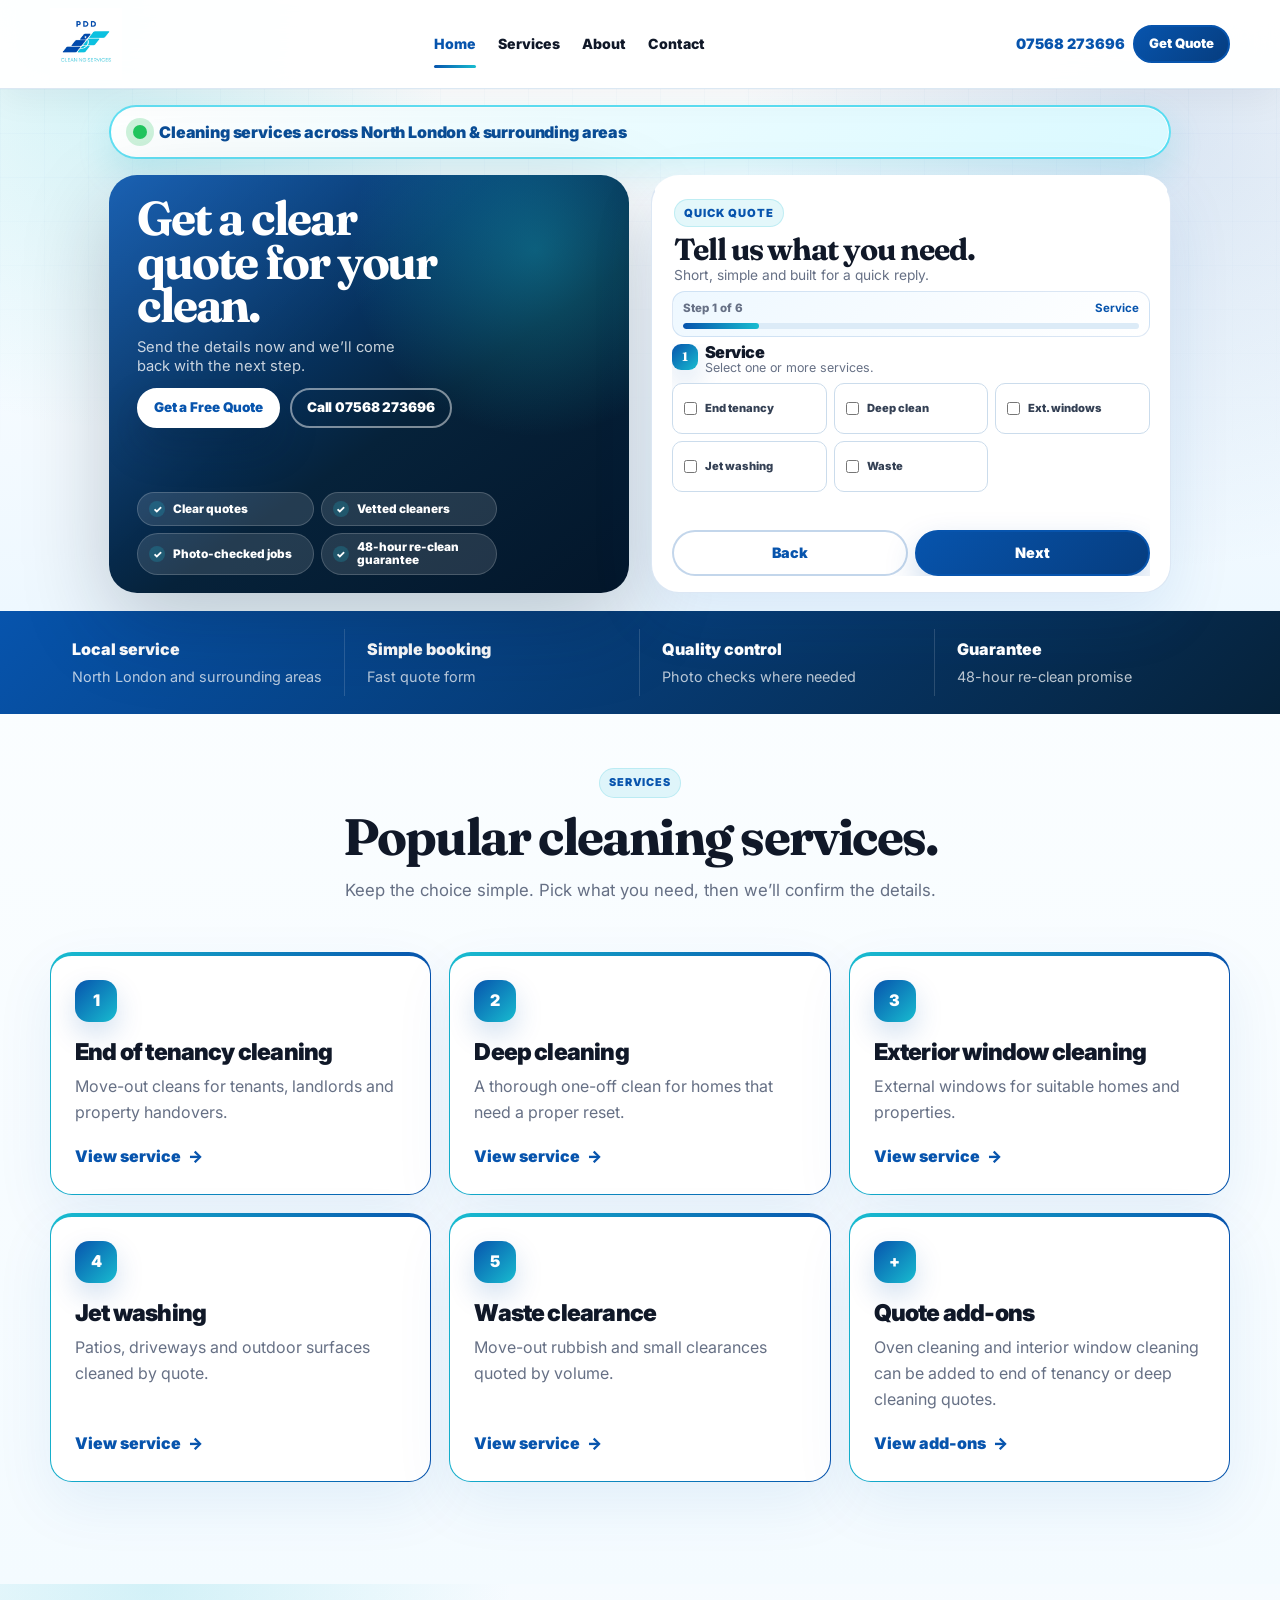
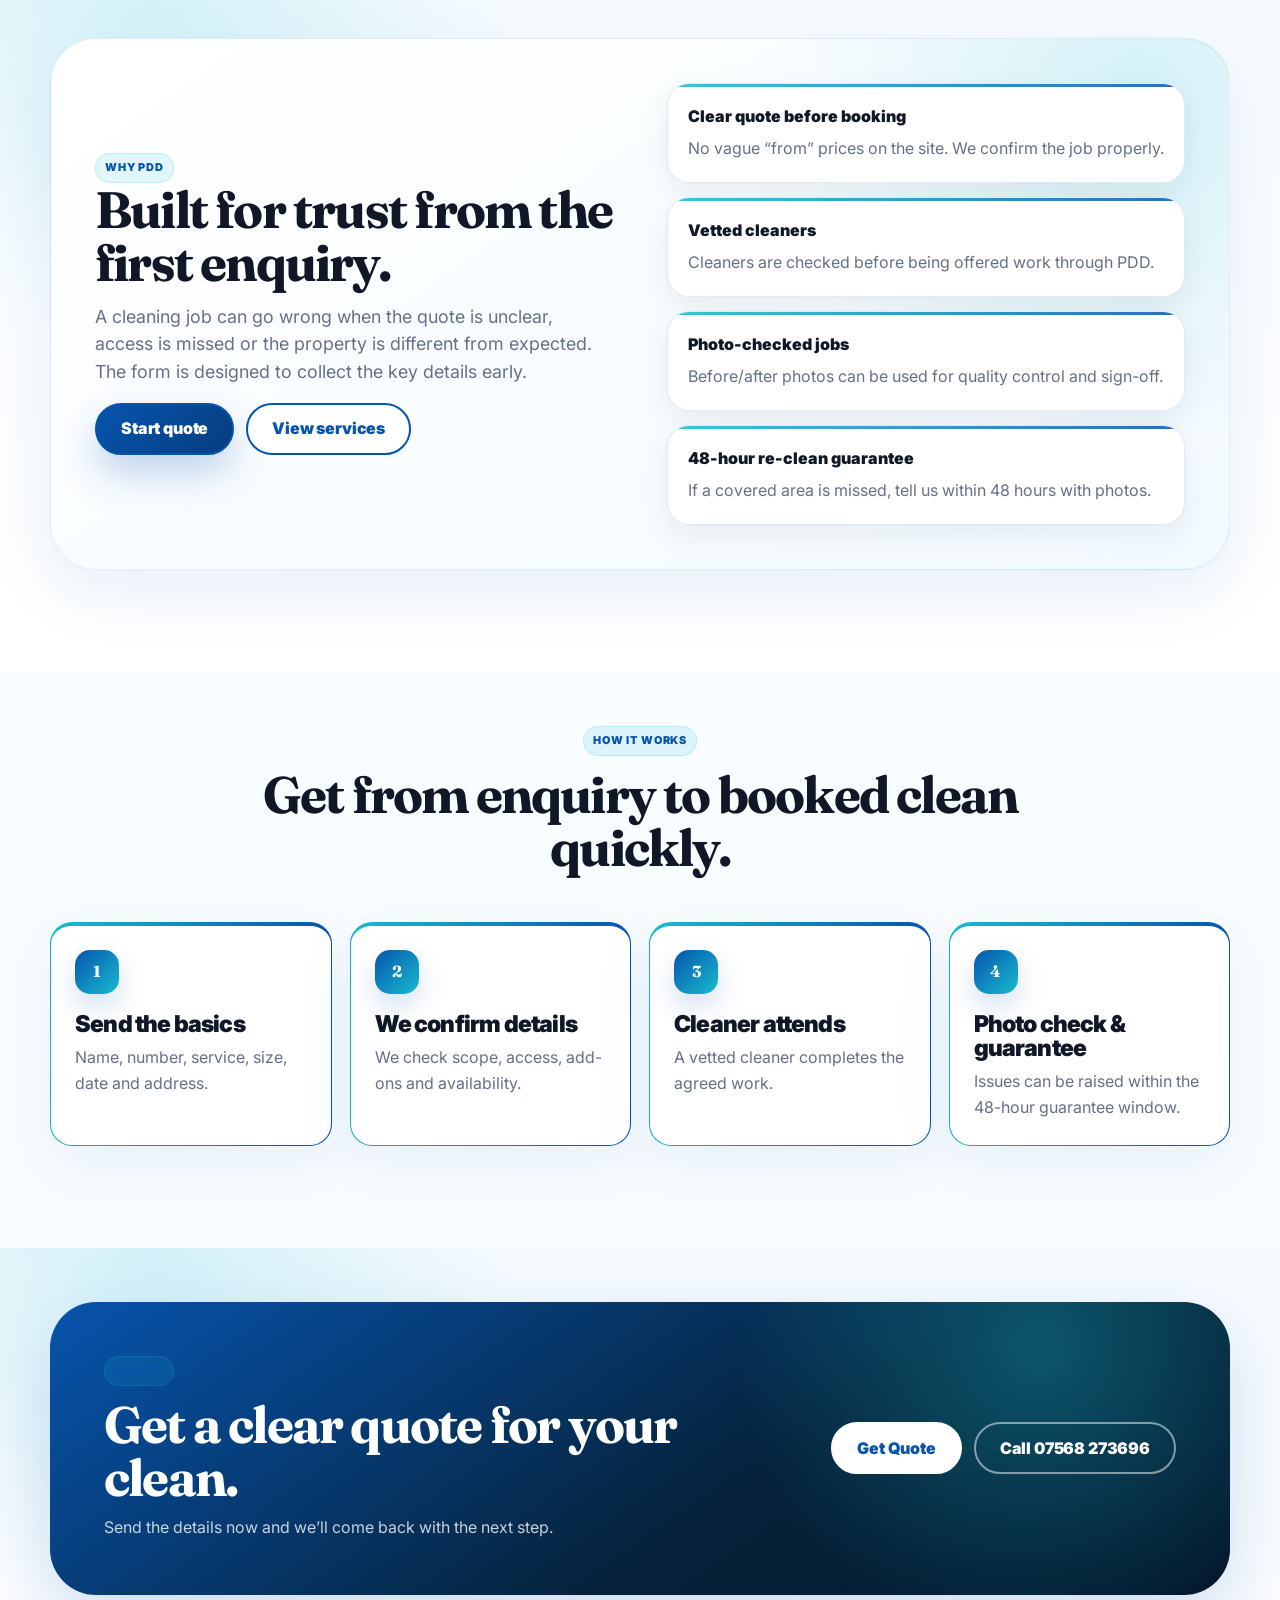
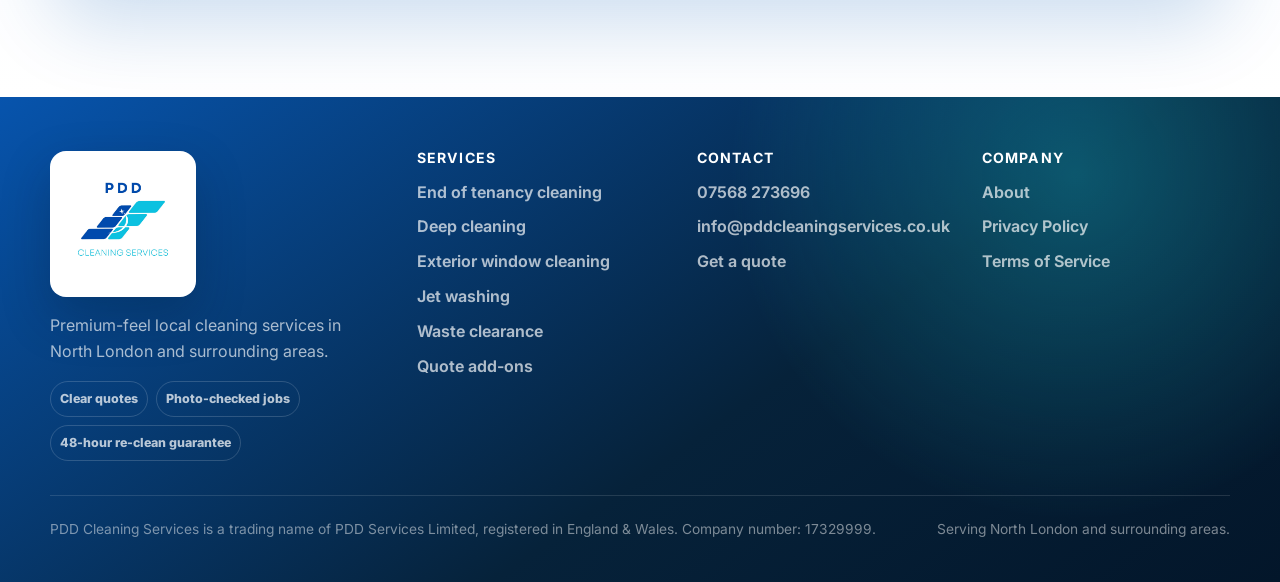
<file: index.html>
<!DOCTYPE html>
<html lang="en">
<head>
<meta charset="UTF-8" />
<meta name="viewport" content="width=device-width, initial-scale=1.0" />
<title>PDD Cleaning Services — Get a Clear Cleaning Quote</title>
<meta name="description" content="End of tenancy cleaning, deep cleaning, exterior window cleaning, jet washing, waste clearance and optional quote add-ons in North London and surrounding areas." />
<meta property="og:title" content="PDD Cleaning Services — Cleaning Services in North London" />
<meta property="og:description" content="End of tenancy cleaning, deep cleaning, exterior window cleaning, jet washing, waste clearance and optional quote add-ons in North London and surrounding areas." />
<meta property="og:type" content="website" />
<meta property="og:url" content="https://pddcleaningservices.co.uk" />
<meta property="og:image" content="https://pddcleaningservices.co.uk/logo.jpg" />
<link rel="icon" href="favicon.ico" />
<link rel="stylesheet" href="styles.css?v=20260715-desktop-floating-calendar-fix" />
<script type="application/ld+json">
{
  "@context": "https://schema.org",
  "@type": "CleaningService",
  "name": "PDD Cleaning Services",
  "legalName": "PDD Services Limited",
  "identifier": "17329999",
  "url": "https://pddcleaningservices.co.uk",
  "logo": "https://pddcleaningservices.co.uk/logo.jpg",
  "telephone": "+447568273696",
  "email": "info@pddcleaningservices.co.uk",
  "areaServed": "North London and surrounding areas",
  "description": "Cleaning services in North London and surrounding areas.",
  "hasOfferCatalog": {
    "@type": "OfferCatalog",
    "name": "Cleaning services",
    "itemListElement": [
      {
        "@type": "Offer",
        "itemOffered": {
          "@type": "Service",
          "name": "End of tenancy cleaning"
        }
      },
      {
        "@type": "Offer",
        "itemOffered": {
          "@type": "Service",
          "name": "Deep cleaning"
        }
      },
      {
        "@type": "Offer",
        "itemOffered": {
          "@type": "Service",
          "name": "Exterior window cleaning"
        }
      },
      {
        "@type": "Offer",
        "itemOffered": {
          "@type": "Service",
          "name": "Jet washing"
        }
      },
      {
        "@type": "Offer",
        "itemOffered": {
          "@type": "Service",
          "name": "Waste clearance"
        }
      },
      {
        "@type": "Offer",
        "itemOffered": {
          "@type": "Service",
          "name": "Quote add-ons: oven cleaning and interior window cleaning"
        }
      }
    ]
  }
}
</script>
</head>
<body class="home-page has-inline-quote-form">
<a class="skip-link" href="#main-content">Skip to content</a>
<header class="site-header">
  <div class="container header-inner">
    <a class="brand" href="index.html" aria-label="PDD Cleaning Services home">
      <img src="logo.jpg" alt="PDD Cleaning Services logo" />
    </a>
    <nav class="nav" aria-label="Main navigation">
      <a href="index.html" class="active">Home</a>
      <a href="services.html">Services</a>
      <a href="about.html">About</a>
      <a href="contact.html">Contact</a>
    </nav>
    <div class="header-actions">
      <a class="phone-link" href="tel:07568273696">07568 273696</a>
      <a class="btn small" href="contact.html#quote-form">Get Quote</a>
      <button class="menu-toggle" aria-label="Toggle menu" aria-expanded="false" aria-controls="mobile-menu">
        <svg viewBox="0 0 24 24" aria-hidden="true"><path d="M4 7h16M4 12h16M4 17h16" stroke-linecap="round"/></svg>
      </button>
    </div>
  </div>
  <div class="container mobile-menu-shell" id="mobile-menu">
    <div class="mobile-menu-inner">
      <nav class="mobile-nav" aria-label="Mobile navigation">
        <a href="index.html">Home</a>
        <a href="services.html">Services</a>
        <a href="about.html">About</a>
        <a href="contact.html">Contact</a>
      </nav>
      <div class="mobile-cta-row">
        <a class="btn secondary" href="tel:07568273696">Call</a>
        <a class="btn" href="contact.html#quote-form">Get Quote</a>
      </div>
    </div>
  </div>
</header>
<main id="main-content">

<section class="hero hero-conversion">
  <div class="container hero-grid">
    <div class="hero-service-strip reveal" aria-label="Service coverage area">
      <div class="hero-service-strip-inner"><span class="hero-service-strip-dot"></span><span>Cleaning services across North London &amp; surrounding areas</span></div>
    </div>
    <div class="hero-copy reveal">
      <h1>Get a clear quote for your clean.</h1>
      <p class="lead">Send the details now and we’ll come back with the next step.</p>
      <div class="hero-actions">
        <a class="btn" href="#quote-form">Get a Free Quote</a>
        <a class="btn secondary" href="tel:07568273696">Call 07568 273696</a>
      </div>
      <div class="trust-row tight" aria-label="Trust points">
        <span class="trust-chip"><span>✓</span> Clear quotes</span>
        <span class="trust-chip"><span>✓</span> Vetted cleaners</span>
        <span class="trust-chip"><span>✓</span> Photo-checked jobs</span>
        <span class="trust-chip"><span>✓</span> 48-hour re-clean guarantee</span>
      </div>
    </div>
    <aside class="hero-form-card reveal">
      <div class="quote-shell" id="quote-form">
  <div class="quote-heading">
    <span class="mini-kicker">Quick quote</span>
    <h2>Tell us what you need.</h2>
    <p>Short, simple and built for a quick reply.</p>
  </div>
  <form class="quote-form" action="https://pdd-pink.vercel.app/api/website-enquiry" method="POST" novalidate data-progressive-quote-form data-address-api="https://pdd-pink.vercel.app/api/address-autocomplete">
    <input type="hidden" name="return_url" value="https://pddcleaningservices.co.uk/thank-you.html" />
    <input type="text" name="company" class="honeypot" tabindex="-1" autocomplete="off" aria-hidden="true" />
    <input type="hidden" name="source" value="Public website" />
    <input type="hidden" name="email" value="" />
    <input type="hidden" name="service_needed" value="" data-service-needed />
    <input type="hidden" name="property_size" value="" data-property-size-field />
    <input type="hidden" name="preferred_date" value="" data-date-field />
    <input type="hidden" name="address" id="selected-address" value="" data-selected-address />

    <div class="quote-progress" aria-hidden="true">
      <div class="quote-progress-top"><span data-step-label>Step 1 of 6</span><strong data-step-title>Service</strong></div>
      <div class="quote-progress-track"><span data-progress-bar></span></div>
    </div>

    <div class="quote-stage">
      

      <section class="flow-step-card is-active" data-step data-step-title="Service" data-step-type="service">
        <div class="step-intro"><span>1</span><div><h3>Service</h3><p>Select one or more services.</p></div></div>
        <fieldset class="service-multi-grid">
          <legend class="sr-only">Services required</legend>
          <label><input type="checkbox" name="service_options[]" value="End of tenancy cleaning" data-service-option data-addon-service />End tenancy</label>
          <label><input type="checkbox" name="service_options[]" value="Deep cleaning" data-service-option data-addon-service />Deep clean</label>
          <label><input type="checkbox" name="service_options[]" value="Exterior window cleaning" data-service-option />Ext. windows</label>
          <label><input type="checkbox" name="service_options[]" value="Jet washing" data-service-option />Jet washing</label>
          <label><input type="checkbox" name="service_options[]" value="Waste clearance" data-service-option />Waste</label>
        </fieldset>
        <p class="form-error" data-step-error></p>
        <div class="form-actions"><button class="btn secondary" type="button" data-back>Back</button><button class="btn" type="button" data-next>Next</button></div>
      </section>

      

      <section class="flow-step-card" data-step data-step-title="Add-ons" data-step-type="addons">
        <div class="step-intro"><span>2</span><div><h3>Optional add-ons</h3><p>Only for end of tenancy or deep cleans. Skip if not needed.</p></div></div>
        <div class="addon-prompt compact-addons">
          <div class="addon-choice-grid">
            <label><input type="checkbox" name="quote_addons[]" value="Oven cleaning" data-addon-option /><span>Oven cleaning</span></label>
            <label><input type="checkbox" name="quote_addons[]" value="Interior window cleaning" data-addon-option /><span>Interior windows</span></label>
          </div>
        </div>
        <p class="form-error" data-step-error></p>
        <div class="form-actions"><button class="btn secondary" type="button" data-back>Back</button><button class="btn" type="button" data-next>Next</button></div>
      </section>

      

      <section class="flow-step-card" data-step data-step-title="Property size" data-step-type="property">
        <div class="step-intro"><span>3</span><div><h3>Property size</h3><p>This helps us quote the right time and team.</p></div></div>
        <fieldset class="property-choice-grid">
          <legend class="sr-only">Property size</legend>
          <label><input type="radio" name="property_size_choice" value="Studio" data-property-option />Studio</label>
          <label><input type="radio" name="property_size_choice" value="1 bed" data-property-option />1 bed</label>
          <label><input type="radio" name="property_size_choice" value="2 bed" data-property-option />2 bed</label>
          <label><input type="radio" name="property_size_choice" value="3 bed" data-property-option />3 bed</label>
          <label><input type="radio" name="property_size_choice" value="4 bed" data-property-option />4 bed</label>
          <label><input type="radio" name="property_size_choice" value="5 bed" data-property-option />5 bed</label>
          <label><input type="radio" name="property_size_choice" value="Other" data-property-option data-property-other-option />Other</label>
        </fieldset>
        <div class="other-field" data-property-other-wrap hidden>
          <label class="form-label">Please explain<input type="text" name="property_size_other" placeholder="e.g. maisonette, 6 bed house, office" data-property-other /></label>
        </div>
        <p class="form-error" data-step-error></p>
        <div class="form-actions"><button class="btn secondary quote-secondary-action" style="background:#ffffff !important; background-image:none !important; border:2px solid rgba(7,84,173,.24) !important; color:#0754ad !important; -webkit-text-fill-color:#0754ad !important; box-shadow:none !important; display:inline-flex !important; align-items:center !important; justify-content:center !important; text-indent:0 !important;" type="button" data-back>Back</button><button class="btn quote-primary-action" style="background:#0754ad !important; background-image:linear-gradient(135deg,#0754ad,#063d7f) !important; border:2px solid #0754ad !important; color:#ffffff !important; -webkit-text-fill-color:#ffffff !important; box-shadow:0 14px 32px rgba(7,84,173,.22) !important; opacity:1 !important; display:inline-flex !important; align-items:center !important; justify-content:center !important; text-indent:0 !important;" type="button" data-next>Next</button></div>
      </section>

      

      <section class="flow-step-card" data-step data-step-title="Preferred date" data-step-type="date">
        <div class="step-intro"><span>4</span><div><h3>Preferred date</h3><p>Select a date first, then press Next.</p></div></div>
        <div class="date-picker" data-date-picker>
          <button class="date-trigger" type="button" data-date-trigger aria-expanded="false"><span data-date-label>Choose a date</span><strong>Calendar</strong></button>
          <div class="calendar-popover" data-calendar hidden></div>
        </div>
        <p class="form-error" data-step-error></p>
        <div class="form-actions"><button class="btn secondary quote-secondary-action" style="background:#ffffff !important; background-image:none !important; border:2px solid rgba(7,84,173,.24) !important; color:#0754ad !important; -webkit-text-fill-color:#0754ad !important; box-shadow:none !important; display:inline-flex !important; align-items:center !important; justify-content:center !important; text-indent:0 !important;" type="button" data-back>Back</button><button class="btn quote-primary-action" style="background:#0754ad !important; background-image:linear-gradient(135deg,#0754ad,#063d7f) !important; border:2px solid #0754ad !important; color:#ffffff !important; -webkit-text-fill-color:#ffffff !important; box-shadow:0 14px 32px rgba(7,84,173,.22) !important; opacity:1 !important; display:inline-flex !important; align-items:center !important; justify-content:center !important; text-indent:0 !important;" type="button" data-next>Next</button></div>
      </section>

      

      <section class="flow-step-card" data-step data-step-title="Address" data-step-type="address">
        <div class="step-intro"><span>5</span><div><h3>Postcode & address</h3><p>Enter postcode and address line 1.</p></div></div>
        <div class="address-lookup" data-address-lookup>
          <label class="form-label">Postcode<input type="text" name="postcode_area" autocomplete="postal-code" placeholder="Start typing your postcode" data-postcode-input data-required /></label>
          <div class="address-results" data-address-results hidden></div>
          <p class="field-help" data-address-status>Current lookup returns postcode suggestions. Please enter the property address below after the postcode.</p>
        </div>
        <div class="address-lines" data-address-lines hidden>
          <label class="form-label">Address line 1<input type="text" name="address_line_1" autocomplete="address-line1" placeholder="House/flat number and street" data-address-line1 /></label>
          <label class="form-label">Address line 2<input type="text" name="address_line_2" autocomplete="address-line2" placeholder="Building, floor or extra details" data-address-line2 /></label>
        </div>
        <p class="form-error" data-step-error></p>
        <div class="form-actions"><button class="btn secondary quote-secondary-action" style="background:#ffffff !important; background-image:none !important; border:2px solid rgba(7,84,173,.24) !important; color:#0754ad !important; -webkit-text-fill-color:#0754ad !important; box-shadow:none !important; display:inline-flex !important; align-items:center !important; justify-content:center !important; text-indent:0 !important;" type="button" data-back>Back</button><button class="btn quote-primary-action" style="background:#0754ad !important; background-image:linear-gradient(135deg,#0754ad,#063d7f) !important; border:2px solid #0754ad !important; color:#ffffff !important; -webkit-text-fill-color:#ffffff !important; box-shadow:0 14px 32px rgba(7,84,173,.22) !important; opacity:1 !important; display:inline-flex !important; align-items:center !important; justify-content:center !important; text-indent:0 !important;" type="button" data-next>Next</button></div>
      </section>

      
      <section class="flow-step-card" data-step data-step-title="Name & number" data-step-type="details">
        <div class="step-intro"><span>6</span><div><h3>Name & number</h3><p>So we know who to contact about the quote.</p></div></div>
        <div class="form-grid two">
          <label class="form-label">Name<input type="text" name="name" autocomplete="name" data-required /></label>
          <label class="form-label">Phone number<input type="tel" name="phone" autocomplete="tel" inputmode="tel" data-required /></label>
        </div>
        <p class="form-error" data-step-error></p>
        <div class="form-actions single"><button class="btn quote-primary-action" style="background:#0754ad !important; background-image:linear-gradient(135deg,#0754ad,#063d7f) !important; border:2px solid #0754ad !important; color:#ffffff !important; -webkit-text-fill-color:#ffffff !important; box-shadow:0 14px 32px rgba(7,84,173,.22) !important; opacity:1 !important; display:inline-flex !important; align-items:center !important; justify-content:center !important; text-indent:0 !important;" type="button" data-next>Next</button></div>
      </section>

      

      <section class="flow-step-card" data-step data-step-title="Anything else" data-step-type="notes">
        <div class="step-intro"><span>7</span><div><h3>Anything else we should know?</h3><p>Access, parking, keys or condition notes.</p></div></div>
        <label class="form-label">Notes<textarea name="message" placeholder="Access details, parking notes or anything else useful."></textarea></label>
        <p class="privacy-line">By sending, you agree we can contact you about this quote.</p>
        <p class="form-error" data-step-error></p>
        <div class="form-actions"><button class="btn secondary quote-secondary-action" style="background:#ffffff !important; background-image:none !important; border:2px solid rgba(7,84,173,.24) !important; color:#0754ad !important; -webkit-text-fill-color:#0754ad !important; box-shadow:none !important; display:inline-flex !important; align-items:center !important; justify-content:center !important; text-indent:0 !important;" type="button" data-back>Back</button><button class="btn quote-primary-action" style="background:#0754ad !important; background-image:linear-gradient(135deg,#0754ad,#063d7f) !important; border:2px solid #0754ad !important; color:#ffffff !important; -webkit-text-fill-color:#ffffff !important; box-shadow:0 14px 32px rgba(7,84,173,.22) !important; opacity:1 !important; display:inline-flex !important; align-items:center !important; justify-content:center !important; text-indent:0 !important;" type="submit">Send Quote Request</button></div>
      </section>

    </div>
  </form>
</div>
    </aside>
  </div>
</section>

<section class="proof-strip">
  <div class="container proof-grid">
    <div><strong>Local service</strong><span>North London and surrounding areas</span></div>
    <div><strong>Simple booking</strong><span>Fast quote form</span></div>
    <div><strong>Quality control</strong><span>Photo checks where needed</span></div>
    <div><strong>Guarantee</strong><span>48-hour re-clean promise</span></div>
  </div>
</section>

<section class="section-pad">
  <div class="container">
    <div class="section-heading center reveal">
      <span class="mini-kicker">Services</span>
      <h2>Popular cleaning services.</h2>
      <p>Keep the choice simple. Pick what you need, then we’ll confirm the details.</p>
    </div>
    <div class="service-card-grid">
      <article class="service-tile reveal"><div class="tile-icon">1</div><h3>End of tenancy cleaning</h3><p>Move-out cleans for tenants, landlords and property handovers.</p><a class="link-arrow" href="services.html#end-of-tenancy">View service</a></article><article class="service-tile reveal"><div class="tile-icon">2</div><h3>Deep cleaning</h3><p>A thorough one-off clean for homes that need a proper reset.</p><a class="link-arrow" href="services.html#deep-cleaning">View service</a></article><article class="service-tile reveal"><div class="tile-icon">3</div><h3>Exterior window cleaning</h3><p>External windows for suitable homes and properties.</p><a class="link-arrow" href="services.html#exterior-window-cleaning">View service</a></article><article class="service-tile reveal"><div class="tile-icon">4</div><h3>Jet washing</h3><p>Patios, driveways and outdoor surfaces cleaned by quote.</p><a class="link-arrow" href="services.html#jet-washing">View service</a></article><article class="service-tile reveal"><div class="tile-icon">5</div><h3>Waste clearance</h3><p>Move-out rubbish and small clearances quoted by volume.</p><a class="link-arrow" href="services.html#waste-clearance">View service</a></article><article class="service-tile reveal addon-tile"><div class="tile-icon">+</div><h3>Quote add-ons</h3><p>Oven cleaning and interior window cleaning can be added to end of tenancy or deep cleaning quotes.</p><a class="link-arrow" href="services.html#add-ons">View add-ons</a></article>
    </div>
  </div>
</section>

<section class="section-pad section-blueprint">
  <div class="container split-grid">
    <div class="reveal">
      <span class="mini-kicker">Why PDD</span>
      <h2>Built for trust from the first enquiry.</h2>
      <p class="lead small-lead">A cleaning job can go wrong when the quote is unclear, access is missed or the property is different from expected. The form is designed to collect the key details early.</p>
      <div class="hero-actions"><a class="btn" href="contact.html#quote-form">Start quote</a><a class="btn secondary" href="services.html">View services</a></div>
    </div>
    <div class="trust-stack">
      <div class="trust-card reveal"><strong>Clear quote before booking</strong><span>No vague “from” prices on the site. We confirm the job properly.</span></div>
      <div class="trust-card reveal"><strong>Vetted cleaners</strong><span>Cleaners are checked before being offered work through PDD.</span></div>
      <div class="trust-card reveal"><strong>Photo-checked jobs</strong><span>Before/after photos can be used for quality control and sign-off.</span></div>
      <div class="trust-card reveal"><strong>48-hour re-clean guarantee</strong><span>If a covered area is missed, tell us within 48 hours with photos.</span></div>
    </div>
  </div>
</section>

<section class="section-pad">
  <div class="container">
    <div class="section-heading center reveal">
      <span class="mini-kicker">How it works</span>
      <h2>Get from enquiry to booked clean quickly.</h2>
    </div>
    <div class="steps-grid">
      <article class="step-card reveal"><span>1</span><h3>Send the basics</h3><p>Name, number, service, size, date and address.</p></article>
      <article class="step-card reveal"><span>2</span><h3>We confirm details</h3><p>We check scope, access, add-ons and availability.</p></article>
      <article class="step-card reveal"><span>3</span><h3>Cleaner attends</h3><p>A vetted cleaner completes the agreed work.</p></article>
      <article class="step-card reveal"><span>4</span><h3>Photo check & guarantee</h3><p>Issues can be raised within the 48-hour guarantee window.</p></article>
    </div>
  </div>
</section>

<section class="section-pad cta-section">
  <div class="container">
    <div class="cta-panel reveal">
      <div>
        <span class="mini-kicker light">Ready?</span>
        <h2>Get a clear quote for your clean.</h2>
        <p>Send the details now and we’ll come back with the next step.</p>
      </div>
      <div class="cta-actions"><a class="btn on-dark" href="contact.html#quote-form">Get Quote</a><a class="btn ghost-on-dark" href="tel:07568273696">Call 07568 273696</a></div>
    </div>
  </div>
</section>

</main>
<footer class="site-footer">
  <div class="container footer-grid">
    <div class="footer-brand">
      <img src="logo.jpg" alt="PDD Cleaning Services" />
      <p>Premium-feel local cleaning services in North London and surrounding areas.</p>
      <div class="footer-badges"><span>Clear quotes</span><span>Photo-checked jobs</span><span>48-hour re-clean guarantee</span></div>
    </div>
    <div class="footer-col">
      <h4>Services</h4>
      <a href="services.html#end-of-tenancy">End of tenancy cleaning</a><a href="services.html#deep-cleaning">Deep cleaning</a><a href="services.html#exterior-window-cleaning">Exterior window cleaning</a><a href="services.html#jet-washing">Jet washing</a><a href="services.html#waste-clearance">Waste clearance</a><a href="services.html#add-ons">Quote add-ons</a>
    </div>
    <div class="footer-col">
      <h4>Contact</h4>
      <a href="tel:07568273696">07568 273696</a>
      <a href="mailto:info@pddcleaningservices.co.uk">info@pddcleaningservices.co.uk</a>
      <a href="contact.html#quote-form">Get a quote</a>
    </div>
    <div class="footer-col">
      <h4>Company</h4>
      <a href="about.html">About</a>
      <a href="privacy.html">Privacy Policy</a>
      <a href="terms.html">Terms of Service</a>
    </div>
  </div>
  <div class="container footer-bottom">
    <span>PDD Cleaning Services is a trading name of PDD Services Limited, registered in England & Wales. Company number: 17329999.</span>
    <span>Serving North London and surrounding areas.</span>
  </div>
</footer>
<div class="mobile-sticky-cta" aria-label="Quick contact options">
  <a href="tel:07568273696">Call</a>
  <a href="contact.html#quote-form">Get Quote</a>
</div>
<script src="script.js?v=20260715-desktop-floating-calendar-fix"></script>
</body>
</html>
</file>
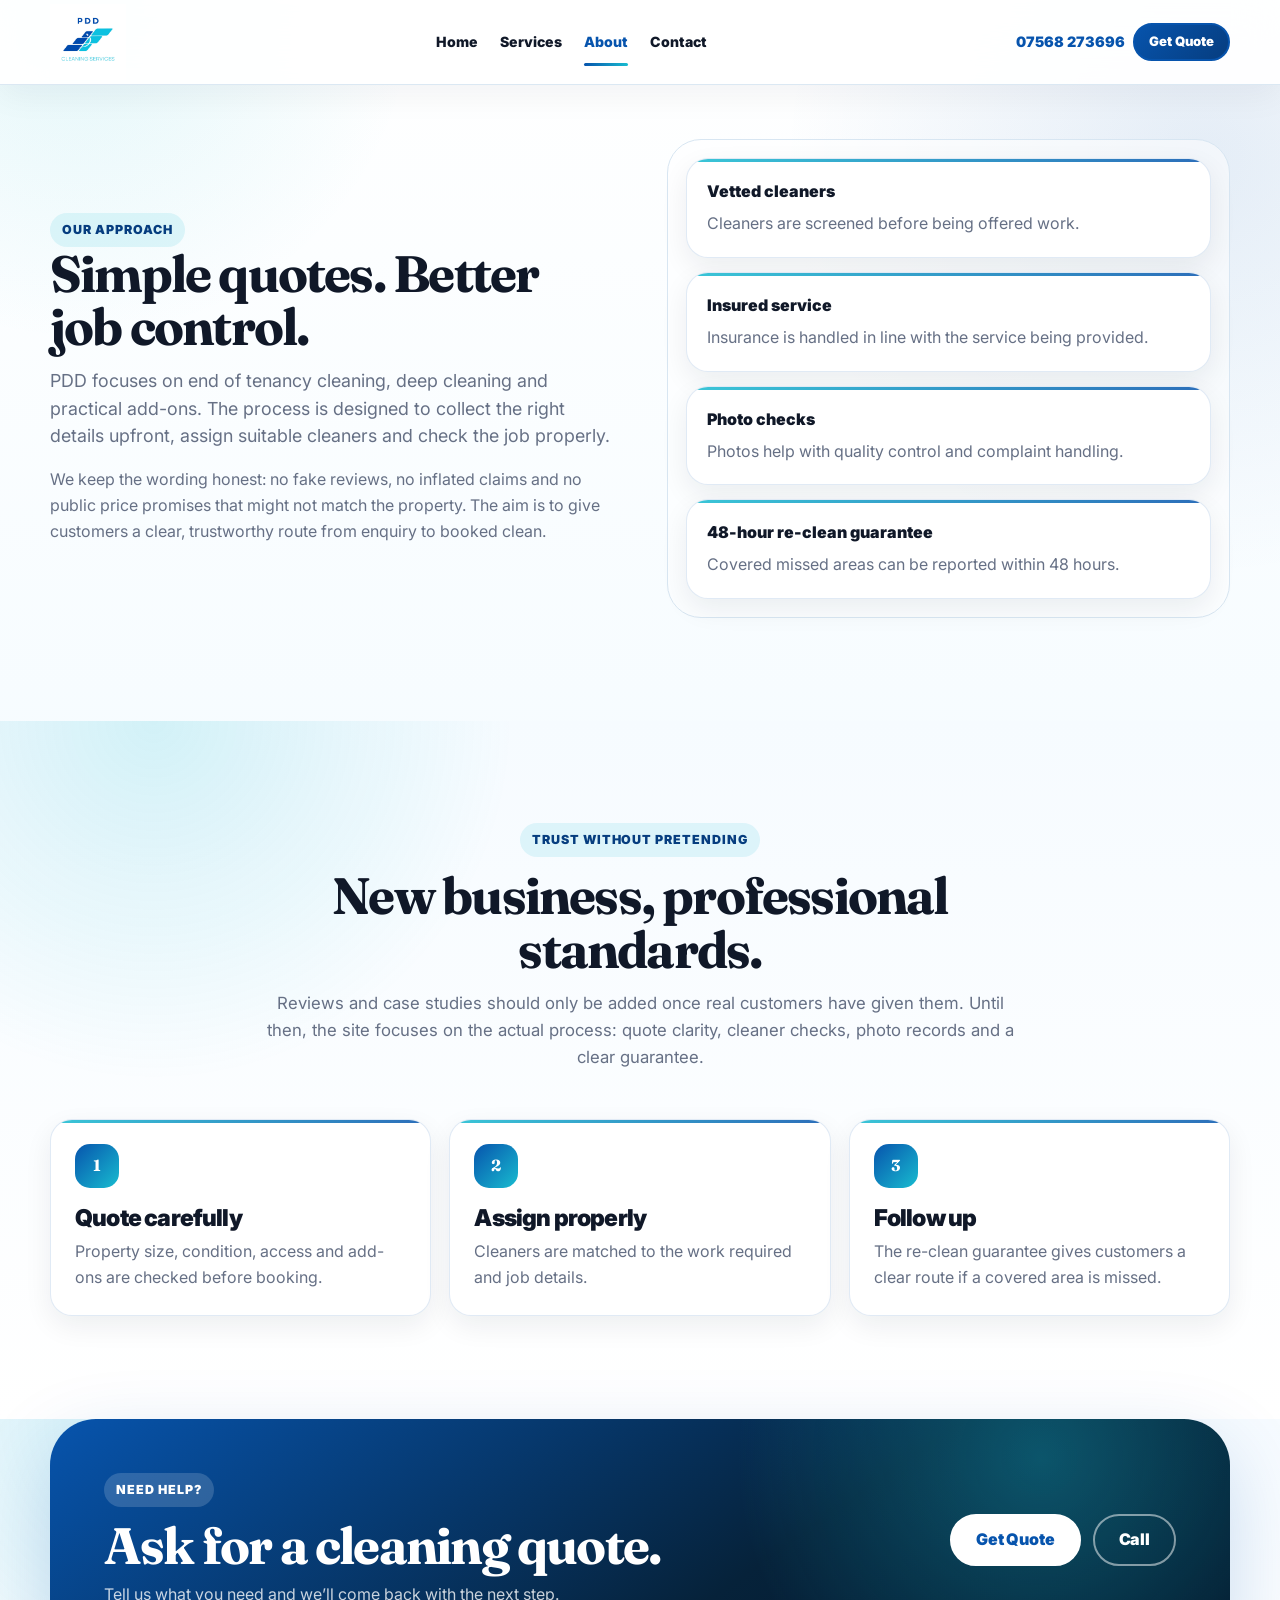
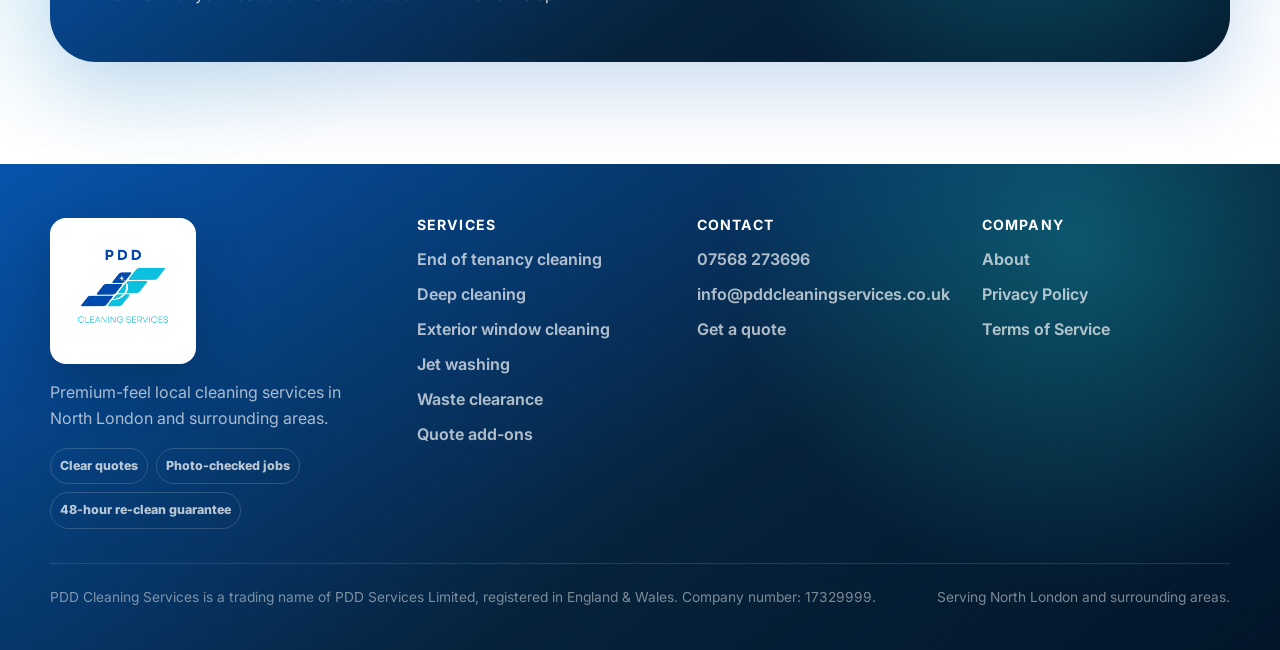
<file: about.html>
<!DOCTYPE html>
<html lang="en">
<head>
<meta charset="UTF-8" />
<meta name="viewport" content="width=device-width, initial-scale=1.0" />
<title>About — PDD Cleaning Services</title>
<meta name="description" content="PDD Cleaning Services is a local cleaning service for North London and surrounding areas, built around clear quotes and vetted cleaners." />
<meta property="og:title" content="About — PDD Cleaning Services" />
<meta property="og:description" content="PDD Cleaning Services is a local cleaning service for North London and surrounding areas, built around clear quotes and vetted cleaners." />
<meta property="og:type" content="website" />
<meta property="og:url" content="https://pddcleaningservices.co.uk" />
<meta property="og:image" content="https://pddcleaningservices.co.uk/logo.jpg" />
<link rel="icon" href="favicon.ico" />
<link rel="stylesheet" href="styles.css?v=20260715-desktop-floating-calendar-fix" />
<script type="application/ld+json">
{
  "@context": "https://schema.org",
  "@type": "CleaningService",
  "name": "PDD Cleaning Services",
  "legalName": "PDD Services Limited",
  "identifier": "17329999",
  "url": "https://pddcleaningservices.co.uk",
  "logo": "https://pddcleaningservices.co.uk/logo.jpg",
  "telephone": "+447568273696",
  "email": "info@pddcleaningservices.co.uk",
  "areaServed": "North London and surrounding areas",
  "description": "Cleaning services in North London and surrounding areas.",
  "hasOfferCatalog": {
    "@type": "OfferCatalog",
    "name": "Cleaning services",
    "itemListElement": [
      {
        "@type": "Offer",
        "itemOffered": {
          "@type": "Service",
          "name": "End of tenancy cleaning"
        }
      },
      {
        "@type": "Offer",
        "itemOffered": {
          "@type": "Service",
          "name": "Deep cleaning"
        }
      },
      {
        "@type": "Offer",
        "itemOffered": {
          "@type": "Service",
          "name": "Exterior window cleaning"
        }
      },
      {
        "@type": "Offer",
        "itemOffered": {
          "@type": "Service",
          "name": "Jet washing"
        }
      },
      {
        "@type": "Offer",
        "itemOffered": {
          "@type": "Service",
          "name": "Waste clearance"
        }
      },
      {
        "@type": "Offer",
        "itemOffered": {
          "@type": "Service",
          "name": "Quote add-ons: oven cleaning and interior window cleaning"
        }
      }
    ]
  }
}
</script>
</head>
<body class="about-page no-page-hero">
<a class="skip-link" href="#main-content">Skip to content</a>
<header class="site-header">
  <div class="container header-inner">
    <a class="brand" href="index.html" aria-label="PDD Cleaning Services home">
      <img src="logo.jpg" alt="PDD Cleaning Services logo" />
    </a>
    <nav class="nav" aria-label="Main navigation">
      <a href="index.html">Home</a>
      <a href="services.html">Services</a>
      <a href="about.html" class="active">About</a>
      <a href="contact.html">Contact</a>
    </nav>
    <div class="header-actions">
      <a class="phone-link" href="tel:07568273696">07568 273696</a>
      <a class="btn small" href="contact.html#quote-form">Get Quote</a>
      <button class="menu-toggle" aria-label="Toggle menu" aria-expanded="false" aria-controls="mobile-menu">
        <svg viewBox="0 0 24 24" aria-hidden="true"><path d="M4 7h16M4 12h16M4 17h16" stroke-linecap="round"/></svg>
      </button>
    </div>
  </div>
  <div class="container mobile-menu-shell" id="mobile-menu">
    <div class="mobile-menu-inner">
      <nav class="mobile-nav" aria-label="Mobile navigation">
        <a href="index.html">Home</a>
        <a href="services.html">Services</a>
        <a href="about.html">About</a>
        <a href="contact.html">Contact</a>
      </nav>
      <div class="mobile-cta-row">
        <a class="btn secondary" href="tel:07568273696">Call</a>
        <a class="btn" href="contact.html#quote-form">Get Quote</a>
      </div>
    </div>
  </div>
</header>
<main id="main-content">

<section class="section-pad">
  <div class="container split-grid">
    <div class="reveal">
      <span class="mini-kicker">Our approach</span>
      <h2>Simple quotes. Better job control.</h2>
      <p class="lead small-lead">PDD focuses on end of tenancy cleaning, deep cleaning and practical add-ons. The process is designed to collect the right details upfront, assign suitable cleaners and check the job properly.</p>
      <p class="body-copy">We keep the wording honest: no fake reviews, no inflated claims and no public price promises that might not match the property. The aim is to give customers a clear, trustworthy route from enquiry to booked clean.</p>
    </div>
    <div class="trust-stack boxed">
      <div class="trust-card reveal"><strong>Vetted cleaners</strong><span>Cleaners are screened before being offered work.</span></div>
      <div class="trust-card reveal"><strong>Insured service</strong><span>Insurance is handled in line with the service being provided.</span></div>
      <div class="trust-card reveal"><strong>Photo checks</strong><span>Photos help with quality control and complaint handling.</span></div>
      <div class="trust-card reveal"><strong>48-hour re-clean guarantee</strong><span>Covered missed areas can be reported within 48 hours.</span></div>
    </div>
  </div>
</section>
<section class="section-pad section-blueprint">
  <div class="container">
    <div class="section-heading center reveal"><span class="mini-kicker">Trust without pretending</span><h2>New business, professional standards.</h2><p>Reviews and case studies should only be added once real customers have given them. Until then, the site focuses on the actual process: quote clarity, cleaner checks, photo records and a clear guarantee.</p></div>
    <div class="steps-grid three">
      <article class="step-card reveal"><span>1</span><h3>Quote carefully</h3><p>Property size, condition, access and add-ons are checked before booking.</p></article>
      <article class="step-card reveal"><span>2</span><h3>Assign properly</h3><p>Cleaners are matched to the work required and job details.</p></article>
      <article class="step-card reveal"><span>3</span><h3>Follow up</h3><p>The re-clean guarantee gives customers a clear route if a covered area is missed.</p></article>
    </div>
  </div>
</section>
<section class="section-pad cta-section"><div class="container"><div class="cta-panel reveal"><div><span class="mini-kicker light">Need help?</span><h2>Ask for a cleaning quote.</h2><p>Tell us what you need and we’ll come back with the next step.</p></div><div class="cta-actions"><a class="btn on-dark" href="contact.html#quote-form">Get Quote</a><a class="btn ghost-on-dark" href="tel:07568273696">Call</a></div></div></div></section>

</main>
<footer class="site-footer">
  <div class="container footer-grid">
    <div class="footer-brand">
      <img src="logo.jpg" alt="PDD Cleaning Services" />
      <p>Premium-feel local cleaning services in North London and surrounding areas.</p>
      <div class="footer-badges"><span>Clear quotes</span><span>Photo-checked jobs</span><span>48-hour re-clean guarantee</span></div>
    </div>
    <div class="footer-col">
      <h4>Services</h4>
      <a href="services.html#end-of-tenancy">End of tenancy cleaning</a><a href="services.html#deep-cleaning">Deep cleaning</a><a href="services.html#exterior-window-cleaning">Exterior window cleaning</a><a href="services.html#jet-washing">Jet washing</a><a href="services.html#waste-clearance">Waste clearance</a><a href="services.html#add-ons">Quote add-ons</a>
    </div>
    <div class="footer-col">
      <h4>Contact</h4>
      <a href="tel:07568273696">07568 273696</a>
      <a href="mailto:info@pddcleaningservices.co.uk">info@pddcleaningservices.co.uk</a>
      <a href="contact.html#quote-form">Get a quote</a>
    </div>
    <div class="footer-col">
      <h4>Company</h4>
      <a href="about.html">About</a>
      <a href="privacy.html">Privacy Policy</a>
      <a href="terms.html">Terms of Service</a>
    </div>
  </div>
  <div class="container footer-bottom">
    <span>PDD Cleaning Services is a trading name of PDD Services Limited, registered in England & Wales. Company number: 17329999.</span>
    <span>Serving North London and surrounding areas.</span>
  </div>
</footer>
<div class="mobile-sticky-cta" aria-label="Quick contact options">
  <a href="tel:07568273696">Call</a>
  <a href="contact.html#quote-form">Get Quote</a>
</div>
<script src="script.js?v=20260715-desktop-floating-calendar-fix"></script>
</body>
</html>
</file>
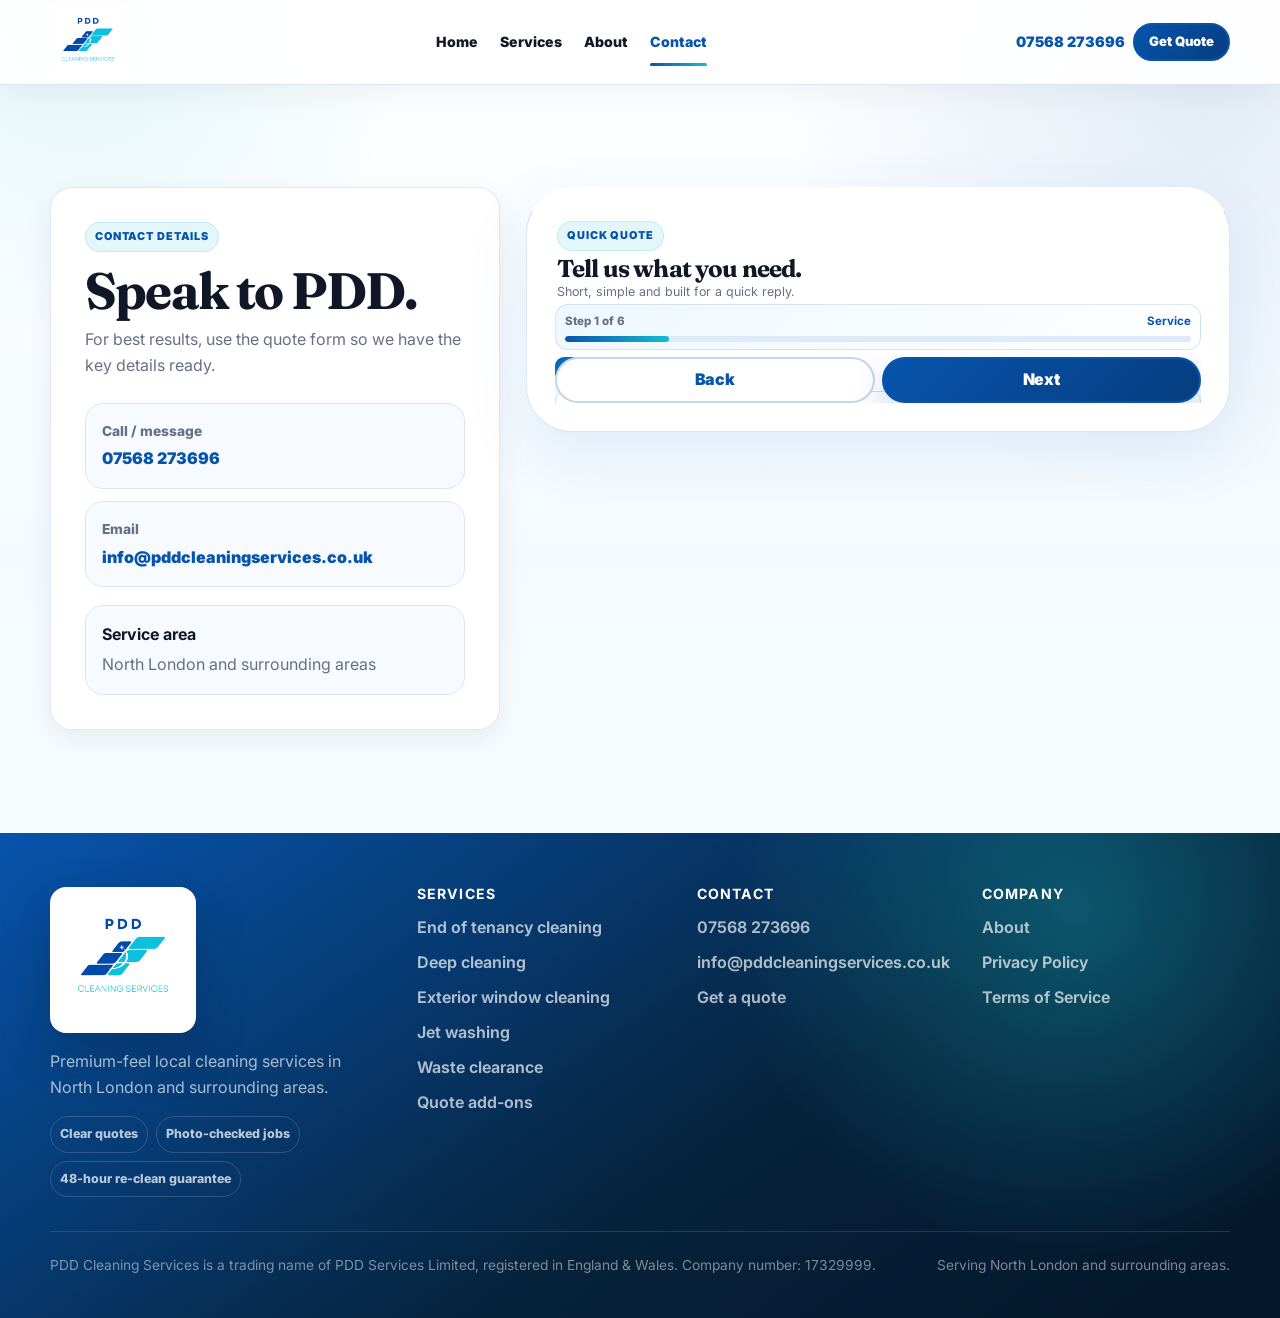
<file: contact.html>
<!DOCTYPE html>
<html lang="en">
<head>
<meta charset="UTF-8" />
<meta name="viewport" content="width=device-width, initial-scale=1.0" />
<title>Contact & Quote — PDD Cleaning Services</title>
<meta name="description" content="Get a quote for cleaning services in North London and surrounding areas." />
<meta property="og:title" content="Contact & Quote — PDD Cleaning Services" />
<meta property="og:description" content="Get a quote for cleaning services in North London and surrounding areas." />
<meta property="og:type" content="website" />
<meta property="og:url" content="https://pddcleaningservices.co.uk" />
<meta property="og:image" content="https://pddcleaningservices.co.uk/logo.jpg" />
<link rel="icon" href="favicon.ico" />
<link rel="stylesheet" href="styles.css?v=20260715-desktop-floating-calendar-fix" />
<script type="application/ld+json">
{
  "@context": "https://schema.org",
  "@type": "CleaningService",
  "name": "PDD Cleaning Services",
  "legalName": "PDD Services Limited",
  "identifier": "17329999",
  "url": "https://pddcleaningservices.co.uk",
  "logo": "https://pddcleaningservices.co.uk/logo.jpg",
  "telephone": "+447568273696",
  "email": "info@pddcleaningservices.co.uk",
  "areaServed": "North London and surrounding areas",
  "description": "Cleaning services in North London and surrounding areas.",
  "hasOfferCatalog": {
    "@type": "OfferCatalog",
    "name": "Cleaning services",
    "itemListElement": [
      {
        "@type": "Offer",
        "itemOffered": {
          "@type": "Service",
          "name": "End of tenancy cleaning"
        }
      },
      {
        "@type": "Offer",
        "itemOffered": {
          "@type": "Service",
          "name": "Deep cleaning"
        }
      },
      {
        "@type": "Offer",
        "itemOffered": {
          "@type": "Service",
          "name": "Exterior window cleaning"
        }
      },
      {
        "@type": "Offer",
        "itemOffered": {
          "@type": "Service",
          "name": "Jet washing"
        }
      },
      {
        "@type": "Offer",
        "itemOffered": {
          "@type": "Service",
          "name": "Waste clearance"
        }
      },
      {
        "@type": "Offer",
        "itemOffered": {
          "@type": "Service",
          "name": "Quote add-ons: oven cleaning and interior window cleaning"
        }
      }
    ]
  }
}
</script>
</head>
<body class="contact-page">
<a class="skip-link" href="#main-content">Skip to content</a>
<header class="site-header">
  <div class="container header-inner">
    <a class="brand" href="index.html" aria-label="PDD Cleaning Services home">
      <img src="logo.jpg" alt="PDD Cleaning Services logo" />
    </a>
    <nav class="nav" aria-label="Main navigation">
      <a href="index.html">Home</a>
      <a href="services.html">Services</a>
      <a href="about.html">About</a>
      <a href="contact.html" class="active">Contact</a>
    </nav>
    <div class="header-actions">
      <a class="phone-link" href="tel:07568273696">07568 273696</a>
      <a class="btn small" href="contact.html#quote-form">Get Quote</a>
      <button class="menu-toggle" aria-label="Toggle menu" aria-expanded="false" aria-controls="mobile-menu">
        <svg viewBox="0 0 24 24" aria-hidden="true"><path d="M4 7h16M4 12h16M4 17h16" stroke-linecap="round"/></svg>
      </button>
    </div>
  </div>
  <div class="container mobile-menu-shell" id="mobile-menu">
    <div class="mobile-menu-inner">
      <nav class="mobile-nav" aria-label="Mobile navigation">
        <a href="index.html">Home</a>
        <a href="services.html">Services</a>
        <a href="about.html">About</a>
        <a href="contact.html">Contact</a>
      </nav>
      <div class="mobile-cta-row">
        <a class="btn secondary" href="tel:07568273696">Call</a>
        <a class="btn" href="contact.html#quote-form">Get Quote</a>
      </div>
    </div>
  </div>
</header>
<main id="main-content">

<section class="section-pad contact-section">
  <div class="container contact-grid">
    <aside class="contact-card reveal">
      <span class="mini-kicker">Contact details</span>
      <h2>Speak to PDD.</h2>
      <p>For best results, use the quote form so we have the key details ready.</p>
      <div class="contact-actions">
        <a href="tel:07568273696"><span>Call / message</span><strong>07568 273696</strong></a>
        <a href="mailto:info@pddcleaningservices.co.uk"><span>Email</span><strong>info@pddcleaningservices.co.uk</strong></a>
      </div>
      <div class="notice-card"><strong>Service area</strong><p>North London and surrounding areas</p></div>
    </aside>
    <div class="contact-form-wrap reveal">
      <div class="quote-shell" id="quote-form">
  <div class="quote-heading">
    <span class="mini-kicker">Quick quote</span>
    <h2>Tell us what you need.</h2>
    <p>Short, simple and built for a quick reply.</p>
  </div>
  <form class="quote-form" action="https://pdd-pink.vercel.app/api/website-enquiry" method="POST" novalidate data-progressive-quote-form data-address-api="https://pdd-pink.vercel.app/api/address-autocomplete">
    <input type="hidden" name="return_url" value="https://pddcleaningservices.co.uk/thank-you.html" />
    <input type="text" name="company" class="honeypot" tabindex="-1" autocomplete="off" aria-hidden="true" />
    <input type="hidden" name="source" value="Public website" />
    <input type="hidden" name="email" value="" />
    <input type="hidden" name="service_needed" value="" data-service-needed />
    <input type="hidden" name="property_size" value="" data-property-size-field />
    <input type="hidden" name="preferred_date" value="" data-date-field />
    <input type="hidden" name="address" id="selected-address" value="" data-selected-address />

    <div class="quote-progress" aria-hidden="true">
      <div class="quote-progress-top"><span data-step-label>Step 1 of 6</span><strong data-step-title>Service</strong></div>
      <div class="quote-progress-track"><span data-progress-bar></span></div>
    </div>

    <div class="quote-stage">
      

      <section class="flow-step-card is-active" data-step data-step-title="Service" data-step-type="service">
        <div class="step-intro"><span>1</span><div><h3>Service</h3><p>Select one or more services.</p></div></div>
        <fieldset class="service-multi-grid">
          <legend class="sr-only">Services required</legend>
          <label><input type="checkbox" name="service_options[]" value="End of tenancy cleaning" data-service-option data-addon-service />End tenancy</label>
          <label><input type="checkbox" name="service_options[]" value="Deep cleaning" data-service-option data-addon-service />Deep clean</label>
          <label><input type="checkbox" name="service_options[]" value="Exterior window cleaning" data-service-option />Ext. windows</label>
          <label><input type="checkbox" name="service_options[]" value="Jet washing" data-service-option />Jet washing</label>
          <label><input type="checkbox" name="service_options[]" value="Waste clearance" data-service-option />Waste</label>
        </fieldset>
        <p class="form-error" data-step-error></p>
        <div class="form-actions"><button class="btn secondary" type="button" data-back>Back</button><button class="btn" type="button" data-next>Next</button></div>
      </section>

      

      <section class="flow-step-card" data-step data-step-title="Add-ons" data-step-type="addons">
        <div class="step-intro"><span>2</span><div><h3>Optional add-ons</h3><p>Only for end of tenancy or deep cleans. Skip if not needed.</p></div></div>
        <div class="addon-prompt compact-addons">
          <div class="addon-choice-grid">
            <label><input type="checkbox" name="quote_addons[]" value="Oven cleaning" data-addon-option /><span>Oven cleaning</span></label>
            <label><input type="checkbox" name="quote_addons[]" value="Interior window cleaning" data-addon-option /><span>Interior windows</span></label>
          </div>
        </div>
        <p class="form-error" data-step-error></p>
        <div class="form-actions"><button class="btn secondary" type="button" data-back>Back</button><button class="btn" type="button" data-next>Next</button></div>
      </section>

      

      <section class="flow-step-card" data-step data-step-title="Property size" data-step-type="property">
        <div class="step-intro"><span>3</span><div><h3>Property size</h3><p>This helps us quote the right time and team.</p></div></div>
        <fieldset class="property-choice-grid">
          <legend class="sr-only">Property size</legend>
          <label><input type="radio" name="property_size_choice" value="Studio" data-property-option />Studio</label>
          <label><input type="radio" name="property_size_choice" value="1 bed" data-property-option />1 bed</label>
          <label><input type="radio" name="property_size_choice" value="2 bed" data-property-option />2 bed</label>
          <label><input type="radio" name="property_size_choice" value="3 bed" data-property-option />3 bed</label>
          <label><input type="radio" name="property_size_choice" value="4 bed" data-property-option />4 bed</label>
          <label><input type="radio" name="property_size_choice" value="5 bed" data-property-option />5 bed</label>
          <label><input type="radio" name="property_size_choice" value="Other" data-property-option data-property-other-option />Other</label>
        </fieldset>
        <div class="other-field" data-property-other-wrap hidden>
          <label class="form-label">Please explain<input type="text" name="property_size_other" placeholder="e.g. maisonette, 6 bed house, office" data-property-other /></label>
        </div>
        <p class="form-error" data-step-error></p>
        <div class="form-actions"><button class="btn secondary quote-secondary-action" style="background:#ffffff !important; background-image:none !important; border:2px solid rgba(7,84,173,.24) !important; color:#0754ad !important; -webkit-text-fill-color:#0754ad !important; box-shadow:none !important; display:inline-flex !important; align-items:center !important; justify-content:center !important; text-indent:0 !important;" type="button" data-back>Back</button><button class="btn quote-primary-action" style="background:#0754ad !important; background-image:linear-gradient(135deg,#0754ad,#063d7f) !important; border:2px solid #0754ad !important; color:#ffffff !important; -webkit-text-fill-color:#ffffff !important; box-shadow:0 14px 32px rgba(7,84,173,.22) !important; opacity:1 !important; display:inline-flex !important; align-items:center !important; justify-content:center !important; text-indent:0 !important;" type="button" data-next>Next</button></div>
      </section>

      

      <section class="flow-step-card" data-step data-step-title="Preferred date" data-step-type="date">
        <div class="step-intro"><span>4</span><div><h3>Preferred date</h3><p>Pick your ideal cleaning date.</p></div></div>
        <div class="date-picker" data-date-picker>
          <button class="date-trigger" type="button" data-date-trigger aria-expanded="false"><span data-date-label>Choose a date</span><strong>Calendar</strong></button>
          <div class="calendar-popover" data-calendar hidden></div>
        </div>
        <p class="form-error" data-step-error></p>
        <div class="form-actions"><button class="btn secondary quote-secondary-action" style="background:#ffffff !important; background-image:none !important; border:2px solid rgba(7,84,173,.24) !important; color:#0754ad !important; -webkit-text-fill-color:#0754ad !important; box-shadow:none !important; display:inline-flex !important; align-items:center !important; justify-content:center !important; text-indent:0 !important;" type="button" data-back>Back</button><button class="btn quote-primary-action" style="background:#0754ad !important; background-image:linear-gradient(135deg,#0754ad,#063d7f) !important; border:2px solid #0754ad !important; color:#ffffff !important; -webkit-text-fill-color:#ffffff !important; box-shadow:0 14px 32px rgba(7,84,173,.22) !important; opacity:1 !important; display:inline-flex !important; align-items:center !important; justify-content:center !important; text-indent:0 !important;" type="button" data-next>Next</button></div>
      </section>

      

      <section class="flow-step-card" data-step data-step-title="Address" data-step-type="address">
        <div class="step-intro"><span>5</span><div><h3>Postcode & address</h3><p>Enter postcode and address line 1.</p></div></div>
        <div class="address-lookup" data-address-lookup>
          <label class="form-label">Postcode<input type="text" name="postcode_area" autocomplete="postal-code" placeholder="Start typing your postcode" data-postcode-input data-required /></label>
          <div class="address-results" data-address-results hidden></div>
          <p class="field-help" data-address-status>Current lookup returns postcode suggestions. Please enter the property address below after the postcode.</p>
        </div>
        <div class="address-lines" data-address-lines hidden>
          <label class="form-label">Address line 1<input type="text" name="address_line_1" autocomplete="address-line1" placeholder="House/flat number and street" data-address-line1 /></label>
          <label class="form-label">Address line 2<input type="text" name="address_line_2" autocomplete="address-line2" placeholder="Building, floor or extra details" data-address-line2 /></label>
        </div>
        <p class="form-error" data-step-error></p>
        <div class="form-actions"><button class="btn secondary quote-secondary-action" style="background:#ffffff !important; background-image:none !important; border:2px solid rgba(7,84,173,.24) !important; color:#0754ad !important; -webkit-text-fill-color:#0754ad !important; box-shadow:none !important; display:inline-flex !important; align-items:center !important; justify-content:center !important; text-indent:0 !important;" type="button" data-back>Back</button><button class="btn quote-primary-action" style="background:#0754ad !important; background-image:linear-gradient(135deg,#0754ad,#063d7f) !important; border:2px solid #0754ad !important; color:#ffffff !important; -webkit-text-fill-color:#ffffff !important; box-shadow:0 14px 32px rgba(7,84,173,.22) !important; opacity:1 !important; display:inline-flex !important; align-items:center !important; justify-content:center !important; text-indent:0 !important;" type="button" data-next>Next</button></div>
      </section>

      
      <section class="flow-step-card" data-step data-step-title="Name & number" data-step-type="details">
        <div class="step-intro"><span>6</span><div><h3>Name & number</h3><p>So we know who to contact about the quote.</p></div></div>
        <div class="form-grid two">
          <label class="form-label">Name<input type="text" name="name" autocomplete="name" data-required /></label>
          <label class="form-label">Phone number<input type="tel" name="phone" autocomplete="tel" inputmode="tel" data-required /></label>
        </div>
        <p class="form-error" data-step-error></p>
        <div class="form-actions single"><button class="btn quote-primary-action" style="background:#0754ad !important; background-image:linear-gradient(135deg,#0754ad,#063d7f) !important; border:2px solid #0754ad !important; color:#ffffff !important; -webkit-text-fill-color:#ffffff !important; box-shadow:0 14px 32px rgba(7,84,173,.22) !important; opacity:1 !important; display:inline-flex !important; align-items:center !important; justify-content:center !important; text-indent:0 !important;" type="button" data-next>Next</button></div>
      </section>

      

      <section class="flow-step-card" data-step data-step-title="Anything else" data-step-type="notes">
        <div class="step-intro"><span>7</span><div><h3>Anything else we should know?</h3><p>Access, parking, keys or condition notes.</p></div></div>
        <label class="form-label">Notes<textarea name="message" placeholder="Access details, parking notes or anything else useful."></textarea></label>
        <p class="privacy-line">By sending, you agree we can contact you about this quote.</p>
        <p class="form-error" data-step-error></p>
        <div class="form-actions"><button class="btn secondary quote-secondary-action" style="background:#ffffff !important; background-image:none !important; border:2px solid rgba(7,84,173,.24) !important; color:#0754ad !important; -webkit-text-fill-color:#0754ad !important; box-shadow:none !important; display:inline-flex !important; align-items:center !important; justify-content:center !important; text-indent:0 !important;" type="button" data-back>Back</button><button class="btn quote-primary-action" style="background:#0754ad !important; background-image:linear-gradient(135deg,#0754ad,#063d7f) !important; border:2px solid #0754ad !important; color:#ffffff !important; -webkit-text-fill-color:#ffffff !important; box-shadow:0 14px 32px rgba(7,84,173,.22) !important; opacity:1 !important; display:inline-flex !important; align-items:center !important; justify-content:center !important; text-indent:0 !important;" type="submit">Send Quote Request</button></div>
      </section>

    </div>
  </form>
</div>
    </div>
  </div>
</section>

</main>
<footer class="site-footer">
  <div class="container footer-grid">
    <div class="footer-brand">
      <img src="logo.jpg" alt="PDD Cleaning Services" />
      <p>Premium-feel local cleaning services in North London and surrounding areas.</p>
      <div class="footer-badges"><span>Clear quotes</span><span>Photo-checked jobs</span><span>48-hour re-clean guarantee</span></div>
    </div>
    <div class="footer-col">
      <h4>Services</h4>
      <a href="services.html#end-of-tenancy">End of tenancy cleaning</a><a href="services.html#deep-cleaning">Deep cleaning</a><a href="services.html#exterior-window-cleaning">Exterior window cleaning</a><a href="services.html#jet-washing">Jet washing</a><a href="services.html#waste-clearance">Waste clearance</a><a href="services.html#add-ons">Quote add-ons</a>
    </div>
    <div class="footer-col">
      <h4>Contact</h4>
      <a href="tel:07568273696">07568 273696</a>
      <a href="mailto:info@pddcleaningservices.co.uk">info@pddcleaningservices.co.uk</a>
      <a href="contact.html#quote-form">Get a quote</a>
    </div>
    <div class="footer-col">
      <h4>Company</h4>
      <a href="about.html">About</a>
      <a href="privacy.html">Privacy Policy</a>
      <a href="terms.html">Terms of Service</a>
    </div>
  </div>
  <div class="container footer-bottom">
    <span>PDD Cleaning Services is a trading name of PDD Services Limited, registered in England & Wales. Company number: 17329999.</span>
    <span>Serving North London and surrounding areas.</span>
  </div>
</footer>
<div class="mobile-sticky-cta" aria-label="Quick contact options">
  <a href="tel:07568273696">Call</a>
  <a href="contact.html#quote-form">Get Quote</a>
</div>
<script src="script.js?v=20260715-desktop-floating-calendar-fix"></script>
</body>
</html>
</file>
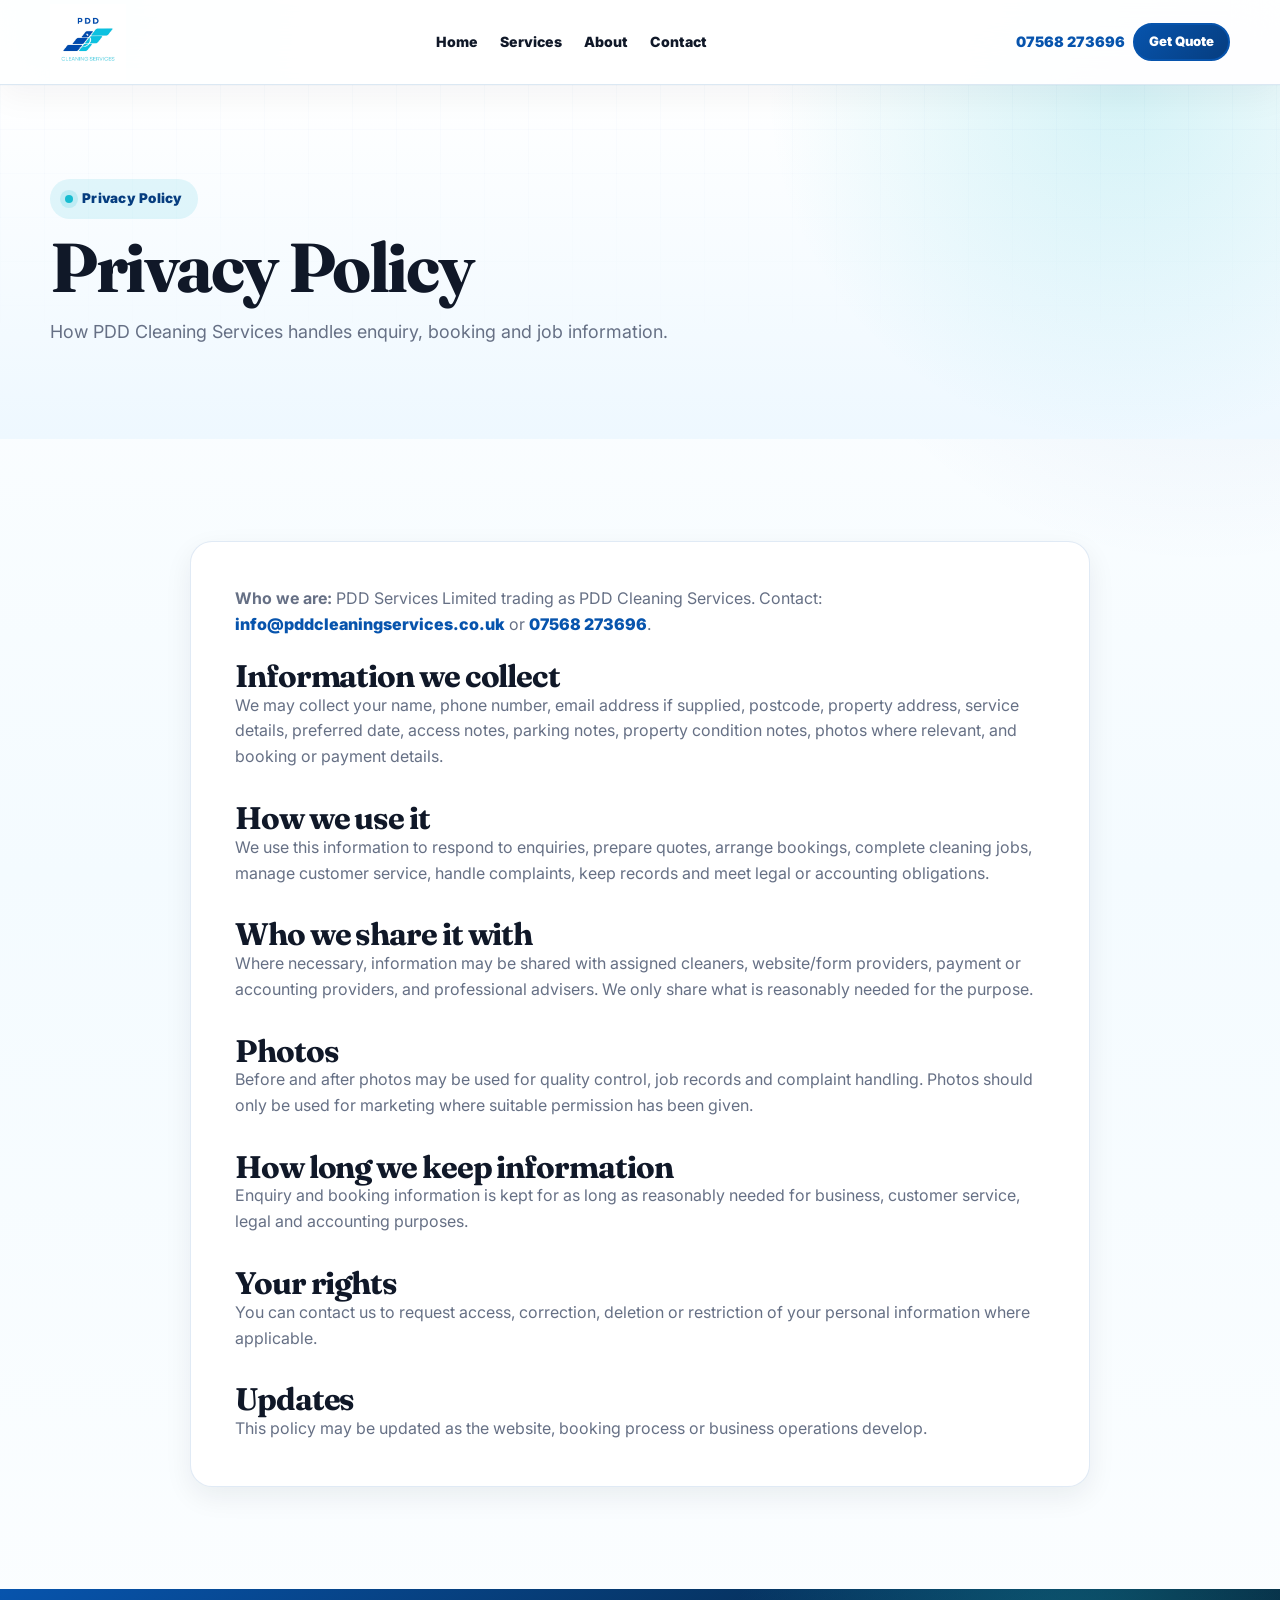
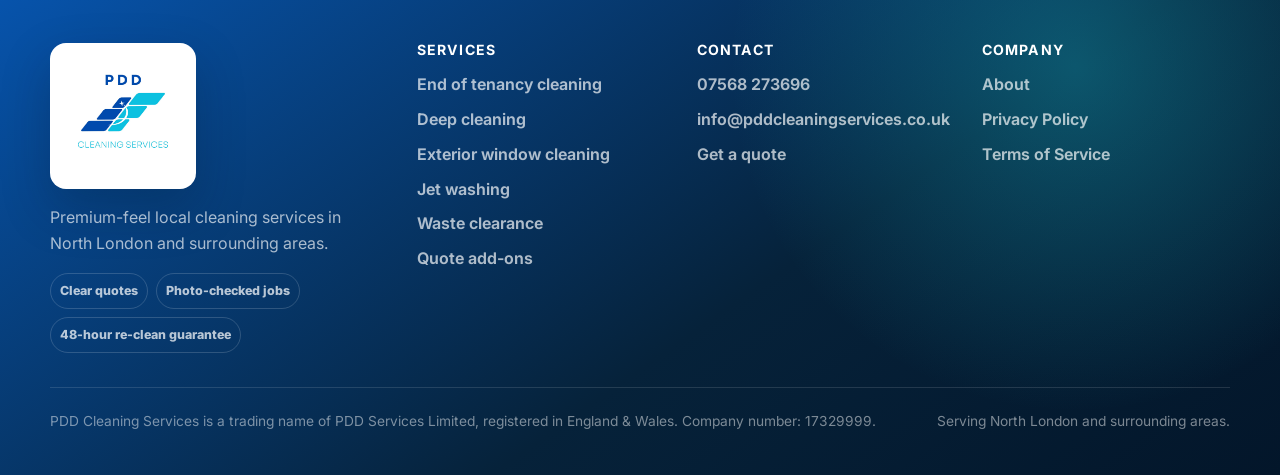
<file: privacy.html>
<!DOCTYPE html>
<html lang="en">
<head>
<meta charset="UTF-8" />
<meta name="viewport" content="width=device-width, initial-scale=1.0" />
<title>Privacy Policy — PDD Cleaning Services</title>
<meta name="description" content="Privacy Policy for PDD Services Limited trading as PDD Cleaning Services." />
<meta property="og:title" content="Privacy Policy — PDD Cleaning Services" />
<meta property="og:description" content="Privacy Policy for PDD Services Limited trading as PDD Cleaning Services." />
<meta property="og:type" content="website" />
<meta property="og:url" content="https://pddcleaningservices.co.uk" />
<meta property="og:image" content="https://pddcleaningservices.co.uk/logo.jpg" />
<link rel="icon" href="favicon.ico" />
<link rel="stylesheet" href="styles.css?v=20260715-desktop-floating-calendar-fix" />
<script type="application/ld+json">
{
  "@context": "https://schema.org",
  "@type": "CleaningService",
  "name": "PDD Cleaning Services",
  "legalName": "PDD Services Limited",
  "identifier": "17329999",
  "url": "https://pddcleaningservices.co.uk",
  "logo": "https://pddcleaningservices.co.uk/logo.jpg",
  "telephone": "+447568273696",
  "email": "info@pddcleaningservices.co.uk",
  "areaServed": "North London and surrounding areas",
  "description": "Cleaning services in North London and surrounding areas.",
  "hasOfferCatalog": {
    "@type": "OfferCatalog",
    "name": "Cleaning services",
    "itemListElement": [
      {
        "@type": "Offer",
        "itemOffered": {
          "@type": "Service",
          "name": "End of tenancy cleaning"
        }
      },
      {
        "@type": "Offer",
        "itemOffered": {
          "@type": "Service",
          "name": "Deep cleaning"
        }
      },
      {
        "@type": "Offer",
        "itemOffered": {
          "@type": "Service",
          "name": "Exterior window cleaning"
        }
      },
      {
        "@type": "Offer",
        "itemOffered": {
          "@type": "Service",
          "name": "Jet washing"
        }
      },
      {
        "@type": "Offer",
        "itemOffered": {
          "@type": "Service",
          "name": "Waste clearance"
        }
      },
      {
        "@type": "Offer",
        "itemOffered": {
          "@type": "Service",
          "name": "Quote add-ons: oven cleaning and interior window cleaning"
        }
      }
    ]
  }
}
</script>
</head>
<body>
<a class="skip-link" href="#main-content">Skip to content</a>
<header class="site-header">
  <div class="container header-inner">
    <a class="brand" href="index.html" aria-label="PDD Cleaning Services home">
      <img src="logo.jpg" alt="PDD Cleaning Services logo" />
    </a>
    <nav class="nav" aria-label="Main navigation">
      <a href="index.html">Home</a>
      <a href="services.html">Services</a>
      <a href="about.html">About</a>
      <a href="contact.html">Contact</a>
    </nav>
    <div class="header-actions">
      <a class="phone-link" href="tel:07568273696">07568 273696</a>
      <a class="btn small" href="contact.html#quote-form">Get Quote</a>
      <button class="menu-toggle" aria-label="Toggle menu" aria-expanded="false" aria-controls="mobile-menu">
        <svg viewBox="0 0 24 24" aria-hidden="true"><path d="M4 7h16M4 12h16M4 17h16" stroke-linecap="round"/></svg>
      </button>
    </div>
  </div>
  <div class="container mobile-menu-shell" id="mobile-menu">
    <div class="mobile-menu-inner">
      <nav class="mobile-nav" aria-label="Mobile navigation">
        <a href="index.html">Home</a>
        <a href="services.html">Services</a>
        <a href="about.html">About</a>
        <a href="contact.html">Contact</a>
      </nav>
      <div class="mobile-cta-row">
        <a class="btn secondary" href="tel:07568273696">Call</a>
        <a class="btn" href="contact.html#quote-form">Get Quote</a>
      </div>
    </div>
  </div>
</header>
<main id="main-content">

<section class="page-hero compact-hero"><div class="container reveal"><div class="eyebrow">Privacy Policy</div><h1>Privacy Policy</h1><p class="lead">How PDD Cleaning Services handles enquiry, booking and job information.</p></div></section>
<section class="section-pad"><div class="container legal-content"><article class="legal-card reveal">
<p><strong>Who we are:</strong> PDD Services Limited trading as PDD Cleaning Services. Contact: <a href="mailto:info@pddcleaningservices.co.uk">info@pddcleaningservices.co.uk</a> or <a href="tel:07568273696">07568 273696</a>.</p>
<h2>Information we collect</h2><p>We may collect your name, phone number, email address if supplied, postcode, property address, service details, preferred date, access notes, parking notes, property condition notes, photos where relevant, and booking or payment details.</p>
<h2>How we use it</h2><p>We use this information to respond to enquiries, prepare quotes, arrange bookings, complete cleaning jobs, manage customer service, handle complaints, keep records and meet legal or accounting obligations.</p>
<h2>Who we share it with</h2><p>Where necessary, information may be shared with assigned cleaners, website/form providers, payment or accounting providers, and professional advisers. We only share what is reasonably needed for the purpose.</p>
<h2>Photos</h2><p>Before and after photos may be used for quality control, job records and complaint handling. Photos should only be used for marketing where suitable permission has been given.</p>
<h2>How long we keep information</h2><p>Enquiry and booking information is kept for as long as reasonably needed for business, customer service, legal and accounting purposes.</p>
<h2>Your rights</h2><p>You can contact us to request access, correction, deletion or restriction of your personal information where applicable.</p>
<h2>Updates</h2><p>This policy may be updated as the website, booking process or business operations develop.</p>
</article></div></section>

</main>
<footer class="site-footer">
  <div class="container footer-grid">
    <div class="footer-brand">
      <img src="logo.jpg" alt="PDD Cleaning Services" />
      <p>Premium-feel local cleaning services in North London and surrounding areas.</p>
      <div class="footer-badges"><span>Clear quotes</span><span>Photo-checked jobs</span><span>48-hour re-clean guarantee</span></div>
    </div>
    <div class="footer-col">
      <h4>Services</h4>
      <a href="services.html#end-of-tenancy">End of tenancy cleaning</a><a href="services.html#deep-cleaning">Deep cleaning</a><a href="services.html#exterior-window-cleaning">Exterior window cleaning</a><a href="services.html#jet-washing">Jet washing</a><a href="services.html#waste-clearance">Waste clearance</a><a href="services.html#add-ons">Quote add-ons</a>
    </div>
    <div class="footer-col">
      <h4>Contact</h4>
      <a href="tel:07568273696">07568 273696</a>
      <a href="mailto:info@pddcleaningservices.co.uk">info@pddcleaningservices.co.uk</a>
      <a href="contact.html#quote-form">Get a quote</a>
    </div>
    <div class="footer-col">
      <h4>Company</h4>
      <a href="about.html">About</a>
      <a href="privacy.html">Privacy Policy</a>
      <a href="terms.html">Terms of Service</a>
    </div>
  </div>
  <div class="container footer-bottom">
    <span>PDD Cleaning Services is a trading name of PDD Services Limited, registered in England & Wales. Company number: 17329999.</span>
    <span>Serving North London and surrounding areas.</span>
  </div>
</footer>
<div class="mobile-sticky-cta" aria-label="Quick contact options">
  <a href="tel:07568273696">Call</a>
  <a href="contact.html#quote-form">Get Quote</a>
</div>
<script src="script.js?v=20260715-desktop-floating-calendar-fix"></script>
</body>
</html>
</file>
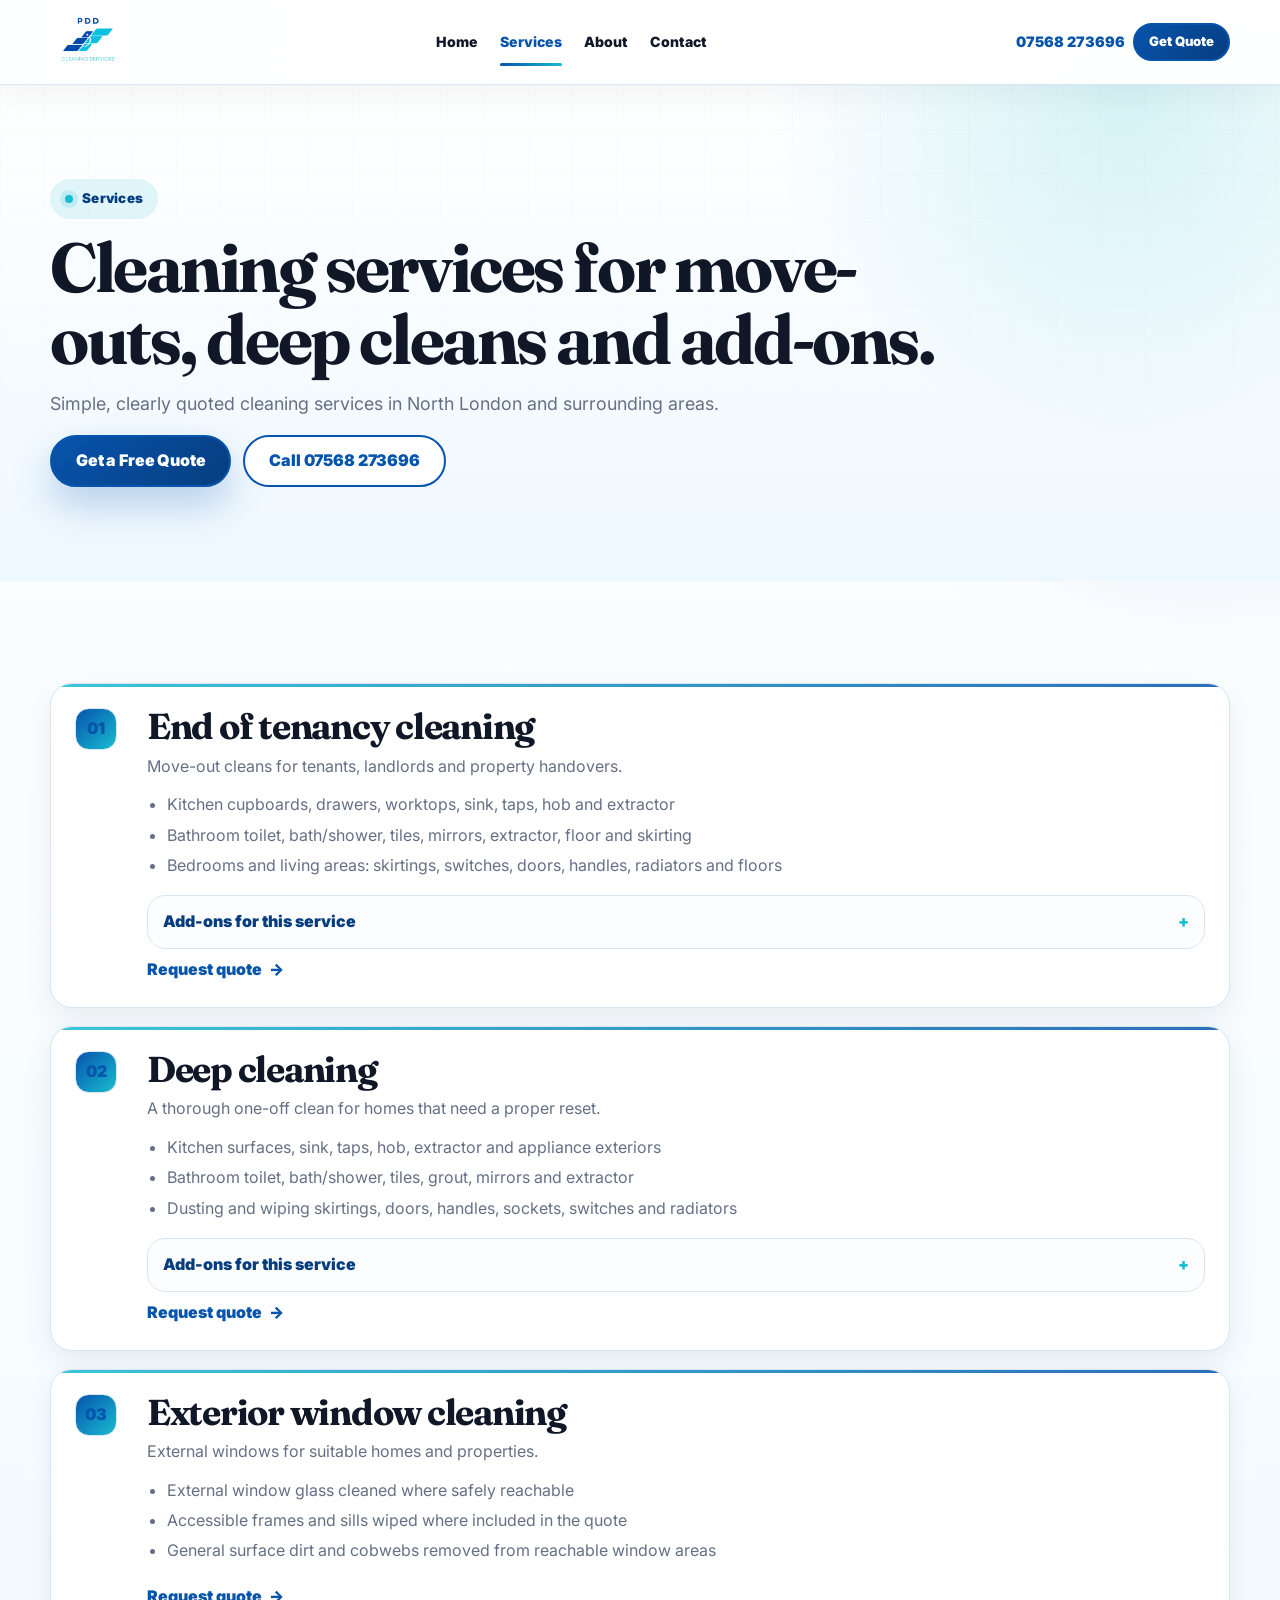
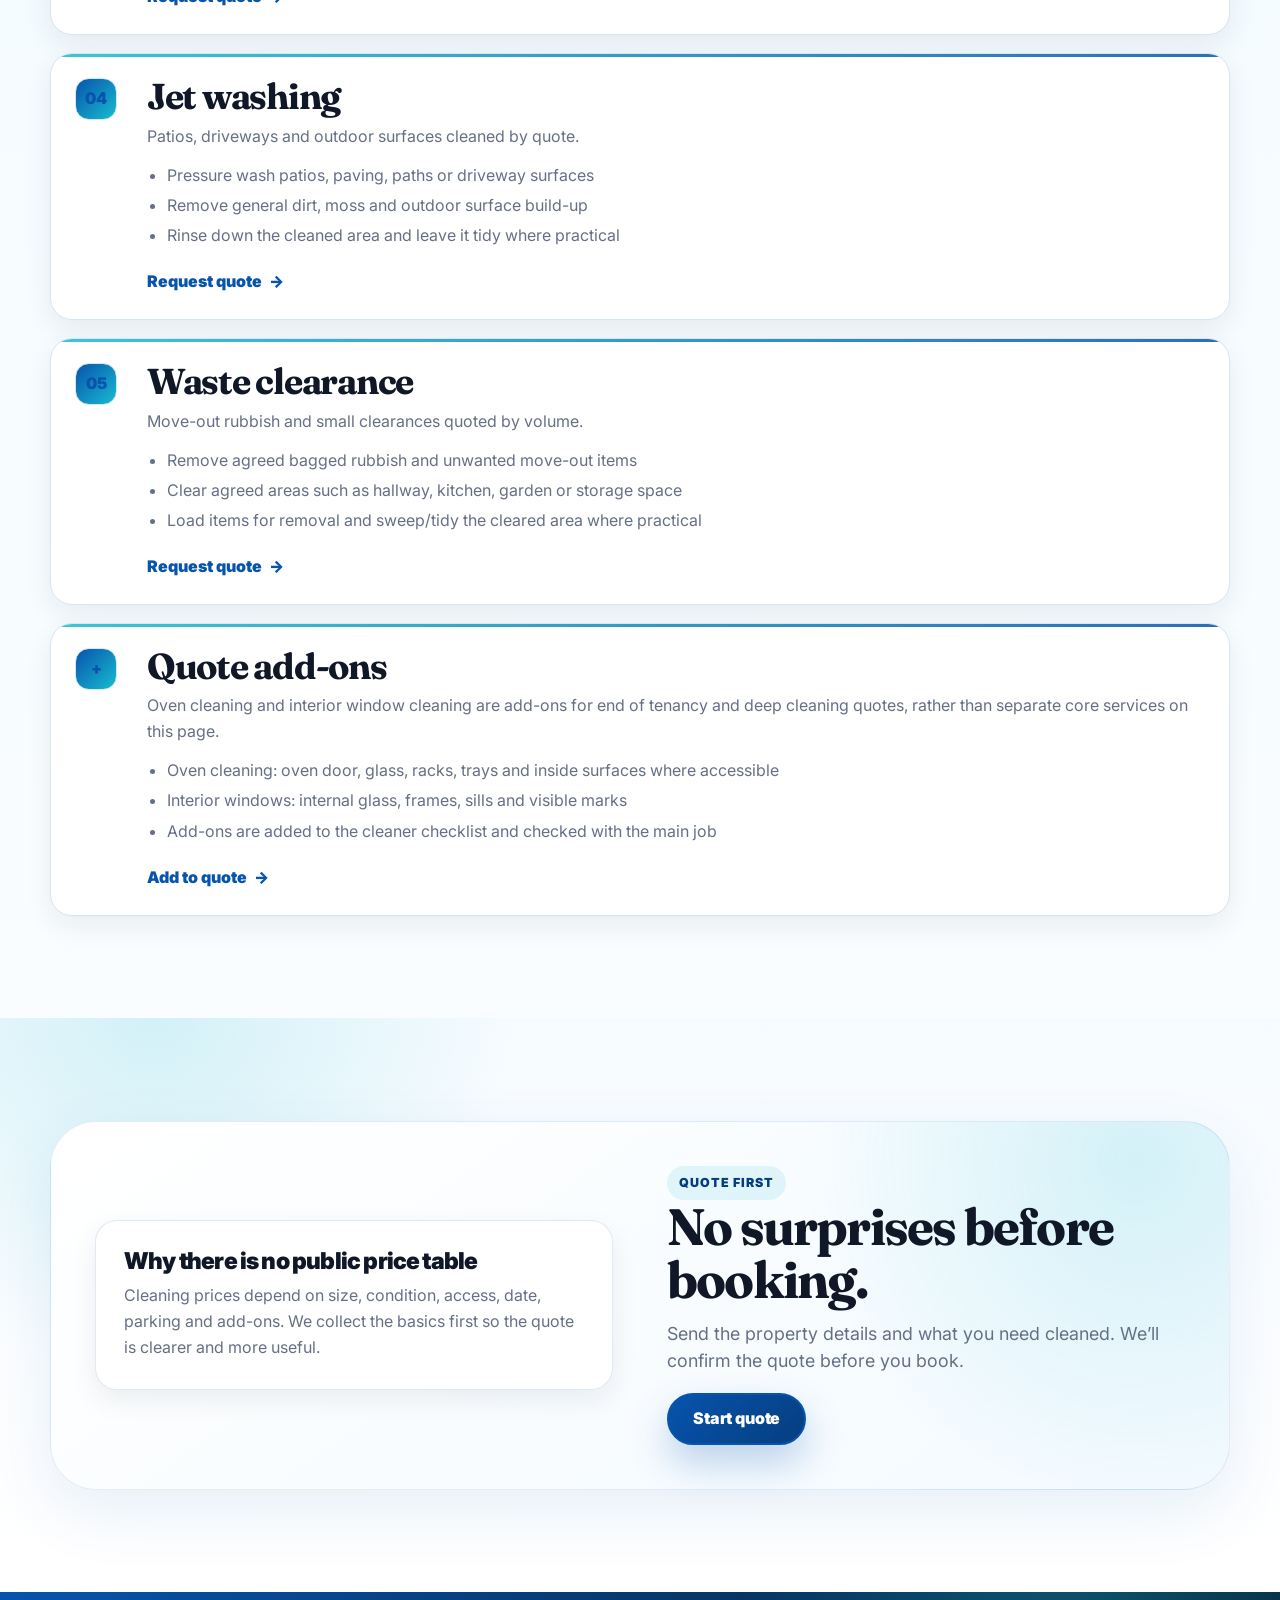
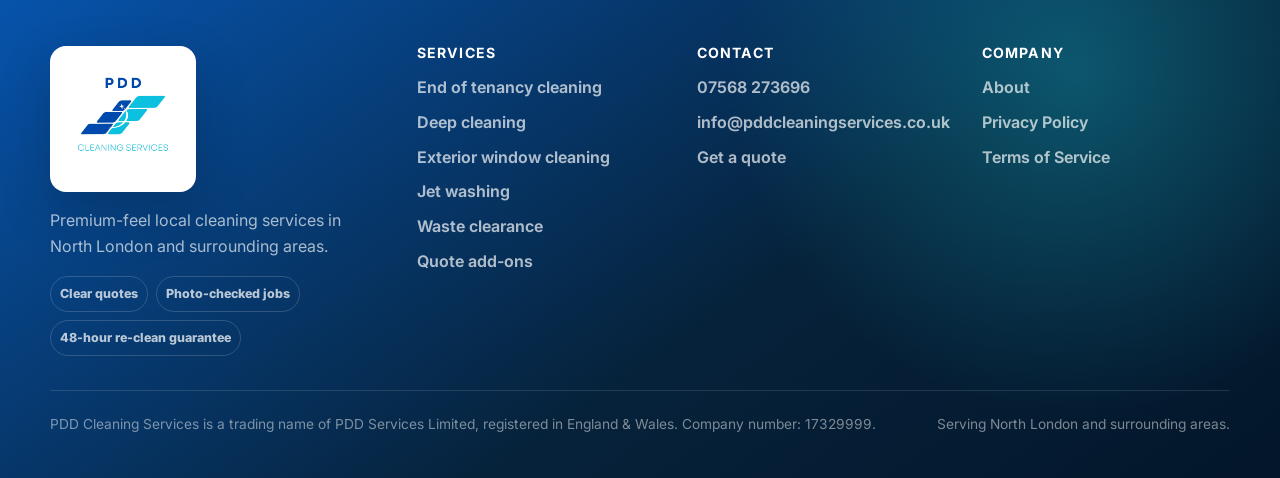
<file: services.html>
<!DOCTYPE html>
<html lang="en">
<head>
<meta charset="UTF-8" />
<meta name="viewport" content="width=device-width, initial-scale=1.0" />
<title>Services — PDD Cleaning Services</title>
<meta name="description" content="Cleaning services in North London and surrounding areas: end of tenancy, deep cleaning, exterior windows, jet washing, waste clearance and optional quote add-ons." />
<meta property="og:title" content="Services — PDD Cleaning Services" />
<meta property="og:description" content="Cleaning services in North London and surrounding areas: end of tenancy, deep cleaning, exterior windows, jet washing, waste clearance and optional quote add-ons." />
<meta property="og:type" content="website" />
<meta property="og:url" content="https://pddcleaningservices.co.uk" />
<meta property="og:image" content="https://pddcleaningservices.co.uk/logo.jpg" />
<link rel="icon" href="favicon.ico" />
<link rel="stylesheet" href="styles.css?v=20260715-desktop-floating-calendar-fix" />
<script type="application/ld+json">
{
  "@context": "https://schema.org",
  "@type": "CleaningService",
  "name": "PDD Cleaning Services",
  "legalName": "PDD Services Limited",
  "identifier": "17329999",
  "url": "https://pddcleaningservices.co.uk",
  "logo": "https://pddcleaningservices.co.uk/logo.jpg",
  "telephone": "+447568273696",
  "email": "info@pddcleaningservices.co.uk",
  "areaServed": "North London and surrounding areas",
  "description": "Cleaning services in North London and surrounding areas.",
  "hasOfferCatalog": {
    "@type": "OfferCatalog",
    "name": "Cleaning services",
    "itemListElement": [
      {
        "@type": "Offer",
        "itemOffered": {
          "@type": "Service",
          "name": "End of tenancy cleaning"
        }
      },
      {
        "@type": "Offer",
        "itemOffered": {
          "@type": "Service",
          "name": "Deep cleaning"
        }
      },
      {
        "@type": "Offer",
        "itemOffered": {
          "@type": "Service",
          "name": "Exterior window cleaning"
        }
      },
      {
        "@type": "Offer",
        "itemOffered": {
          "@type": "Service",
          "name": "Jet washing"
        }
      },
      {
        "@type": "Offer",
        "itemOffered": {
          "@type": "Service",
          "name": "Waste clearance"
        }
      },
      {
        "@type": "Offer",
        "itemOffered": {
          "@type": "Service",
          "name": "Quote add-ons: oven cleaning and interior window cleaning"
        }
      }
    ]
  }
}
</script>
</head>
<body>
<a class="skip-link" href="#main-content">Skip to content</a>
<header class="site-header">
  <div class="container header-inner">
    <a class="brand" href="index.html" aria-label="PDD Cleaning Services home">
      <img src="logo.jpg" alt="PDD Cleaning Services logo" />
    </a>
    <nav class="nav" aria-label="Main navigation">
      <a href="index.html">Home</a>
      <a href="services.html" class="active">Services</a>
      <a href="about.html">About</a>
      <a href="contact.html">Contact</a>
    </nav>
    <div class="header-actions">
      <a class="phone-link" href="tel:07568273696">07568 273696</a>
      <a class="btn small" href="contact.html#quote-form">Get Quote</a>
      <button class="menu-toggle" aria-label="Toggle menu" aria-expanded="false" aria-controls="mobile-menu">
        <svg viewBox="0 0 24 24" aria-hidden="true"><path d="M4 7h16M4 12h16M4 17h16" stroke-linecap="round"/></svg>
      </button>
    </div>
  </div>
  <div class="container mobile-menu-shell" id="mobile-menu">
    <div class="mobile-menu-inner">
      <nav class="mobile-nav" aria-label="Mobile navigation">
        <a href="index.html">Home</a>
        <a href="services.html">Services</a>
        <a href="about.html">About</a>
        <a href="contact.html">Contact</a>
      </nav>
      <div class="mobile-cta-row">
        <a class="btn secondary" href="tel:07568273696">Call</a>
        <a class="btn" href="contact.html#quote-form">Get Quote</a>
      </div>
    </div>
  </div>
</header>
<main id="main-content">

<section class="page-hero compact-hero">
  <div class="container reveal">
    <div class="eyebrow">Services</div>
    <h1>Cleaning services for move-outs, deep cleans and add-ons.</h1>
    <p class="lead">Simple, clearly quoted cleaning services in North London and surrounding areas.</p>
    <div class="hero-actions"><a class="btn" href="contact.html#quote-form">Get a Free Quote</a><a class="btn secondary" href="tel:07568273696">Call 07568 273696</a></div>
  </div>
</section>
<section class="section-pad">
  <div class="container services-list">
    <article class="service-detail-card reveal" id="end-of-tenancy">
      <div class="service-number">01</div>
      <div>
        <h2>End of tenancy cleaning</h2>
        <p>Move-out cleans for tenants, landlords and property handovers.</p>
        <ul class="service-bullets"><li>Kitchen cupboards, drawers, worktops, sink, taps, hob and extractor</li><li>Bathroom toilet, bath/shower, tiles, mirrors, extractor, floor and skirting</li><li>Bedrooms and living areas: skirtings, switches, doors, handles, radiators and floors</li></ul>
        <details class="addon-dropdown">
          <summary>Add-ons for this service</summary>
          <div class="addon-mini-grid">
            <div><strong>Oven cleaning</strong><span>Single, double or range ovens quoted by type.</span></div>
            <div><strong>Interior window cleaning</strong><span>Internal glass, frames and sills where agreed.</span></div>
          </div>
        </details>
        <a class="link-arrow" href="contact.html#quote-form">Request quote</a>
      </div>
    </article>
    <article class="service-detail-card reveal" id="deep-cleaning">
      <div class="service-number">02</div>
      <div>
        <h2>Deep cleaning</h2>
        <p>A thorough one-off clean for homes that need a proper reset.</p>
        <ul class="service-bullets"><li>Kitchen surfaces, sink, taps, hob, extractor and appliance exteriors</li><li>Bathroom toilet, bath/shower, tiles, grout, mirrors and extractor</li><li>Dusting and wiping skirtings, doors, handles, sockets, switches and radiators</li></ul>
        <details class="addon-dropdown">
          <summary>Add-ons for this service</summary>
          <div class="addon-mini-grid">
            <div><strong>Oven cleaning</strong><span>Useful when the kitchen needs extra attention.</span></div>
            <div><strong>Interior window cleaning</strong><span>Internal windows, frames and sills where agreed.</span></div>
          </div>
        </details>
        <a class="link-arrow" href="contact.html#quote-form">Request quote</a>
      </div>
    </article>
    <article class="service-detail-card reveal" id="exterior-window-cleaning"><div class="service-number">03</div><div><h2>Exterior window cleaning</h2><p>External windows for suitable homes and properties.</p><ul class="service-bullets"><li>External window glass cleaned where safely reachable</li><li>Accessible frames and sills wiped where included in the quote</li><li>General surface dirt and cobwebs removed from reachable window areas</li></ul><a class="link-arrow" href="contact.html#quote-form">Request quote</a></div></article>
    <article class="service-detail-card reveal" id="jet-washing"><div class="service-number">04</div><div><h2>Jet washing</h2><p>Patios, driveways and outdoor surfaces cleaned by quote.</p><ul class="service-bullets"><li>Pressure wash patios, paving, paths or driveway surfaces</li><li>Remove general dirt, moss and outdoor surface build-up</li><li>Rinse down the cleaned area and leave it tidy where practical</li></ul><a class="link-arrow" href="contact.html#quote-form">Request quote</a></div></article>
    <article class="service-detail-card reveal" id="waste-clearance"><div class="service-number">05</div><div><h2>Waste clearance</h2><p>Move-out rubbish and small clearances quoted by volume.</p><ul class="service-bullets"><li>Remove agreed bagged rubbish and unwanted move-out items</li><li>Clear agreed areas such as hallway, kitchen, garden or storage space</li><li>Load items for removal and sweep/tidy the cleared area where practical</li></ul><a class="link-arrow" href="contact.html#quote-form">Request quote</a></div></article>
    <article class="service-detail-card reveal" id="add-ons"><div class="service-number">+</div><div><h2>Quote add-ons</h2><p>Oven cleaning and interior window cleaning are add-ons for end of tenancy and deep cleaning quotes, rather than separate core services on this page.</p><ul class="service-bullets"><li>Oven cleaning: oven door, glass, racks, trays and inside surfaces where accessible</li><li>Interior windows: internal glass, frames, sills and visible marks</li><li>Add-ons are added to the cleaner checklist and checked with the main job</li></ul><a class="link-arrow" href="contact.html#quote-form">Add to quote</a></div></article>
  </div>
</section>
<section class="section-pad section-blueprint">
  <div class="container split-grid reverse">
    <div class="quote-note-card reveal">
      <h3>Why there is no public price table</h3>
      <p>Cleaning prices depend on size, condition, access, date, parking and add-ons. We collect the basics first so the quote is clearer and more useful.</p>
    </div>
    <div class="reveal">
      <span class="mini-kicker">Quote first</span>
      <h2>No surprises before booking.</h2>
      <p class="lead small-lead">Send the property details and what you need cleaned. We’ll confirm the quote before you book.</p>
      <div class="hero-actions"><a class="btn" href="contact.html#quote-form">Start quote</a></div>
    </div>
  </div>
</section>

</main>
<footer class="site-footer">
  <div class="container footer-grid">
    <div class="footer-brand">
      <img src="logo.jpg" alt="PDD Cleaning Services" />
      <p>Premium-feel local cleaning services in North London and surrounding areas.</p>
      <div class="footer-badges"><span>Clear quotes</span><span>Photo-checked jobs</span><span>48-hour re-clean guarantee</span></div>
    </div>
    <div class="footer-col">
      <h4>Services</h4>
      <a href="services.html#end-of-tenancy">End of tenancy cleaning</a><a href="services.html#deep-cleaning">Deep cleaning</a><a href="services.html#exterior-window-cleaning">Exterior window cleaning</a><a href="services.html#jet-washing">Jet washing</a><a href="services.html#waste-clearance">Waste clearance</a><a href="services.html#add-ons">Quote add-ons</a>
    </div>
    <div class="footer-col">
      <h4>Contact</h4>
      <a href="tel:07568273696">07568 273696</a>
      <a href="mailto:info@pddcleaningservices.co.uk">info@pddcleaningservices.co.uk</a>
      <a href="contact.html#quote-form">Get a quote</a>
    </div>
    <div class="footer-col">
      <h4>Company</h4>
      <a href="about.html">About</a>
      <a href="privacy.html">Privacy Policy</a>
      <a href="terms.html">Terms of Service</a>
    </div>
  </div>
  <div class="container footer-bottom">
    <span>PDD Cleaning Services is a trading name of PDD Services Limited, registered in England & Wales. Company number: 17329999.</span>
    <span>Serving North London and surrounding areas.</span>
  </div>
</footer>
<div class="mobile-sticky-cta" aria-label="Quick contact options">
  <a href="tel:07568273696">Call</a>
  <a href="contact.html#quote-form">Get Quote</a>
</div>
<script src="script.js?v=20260715-desktop-floating-calendar-fix"></script>
</body>
</html>
</file>
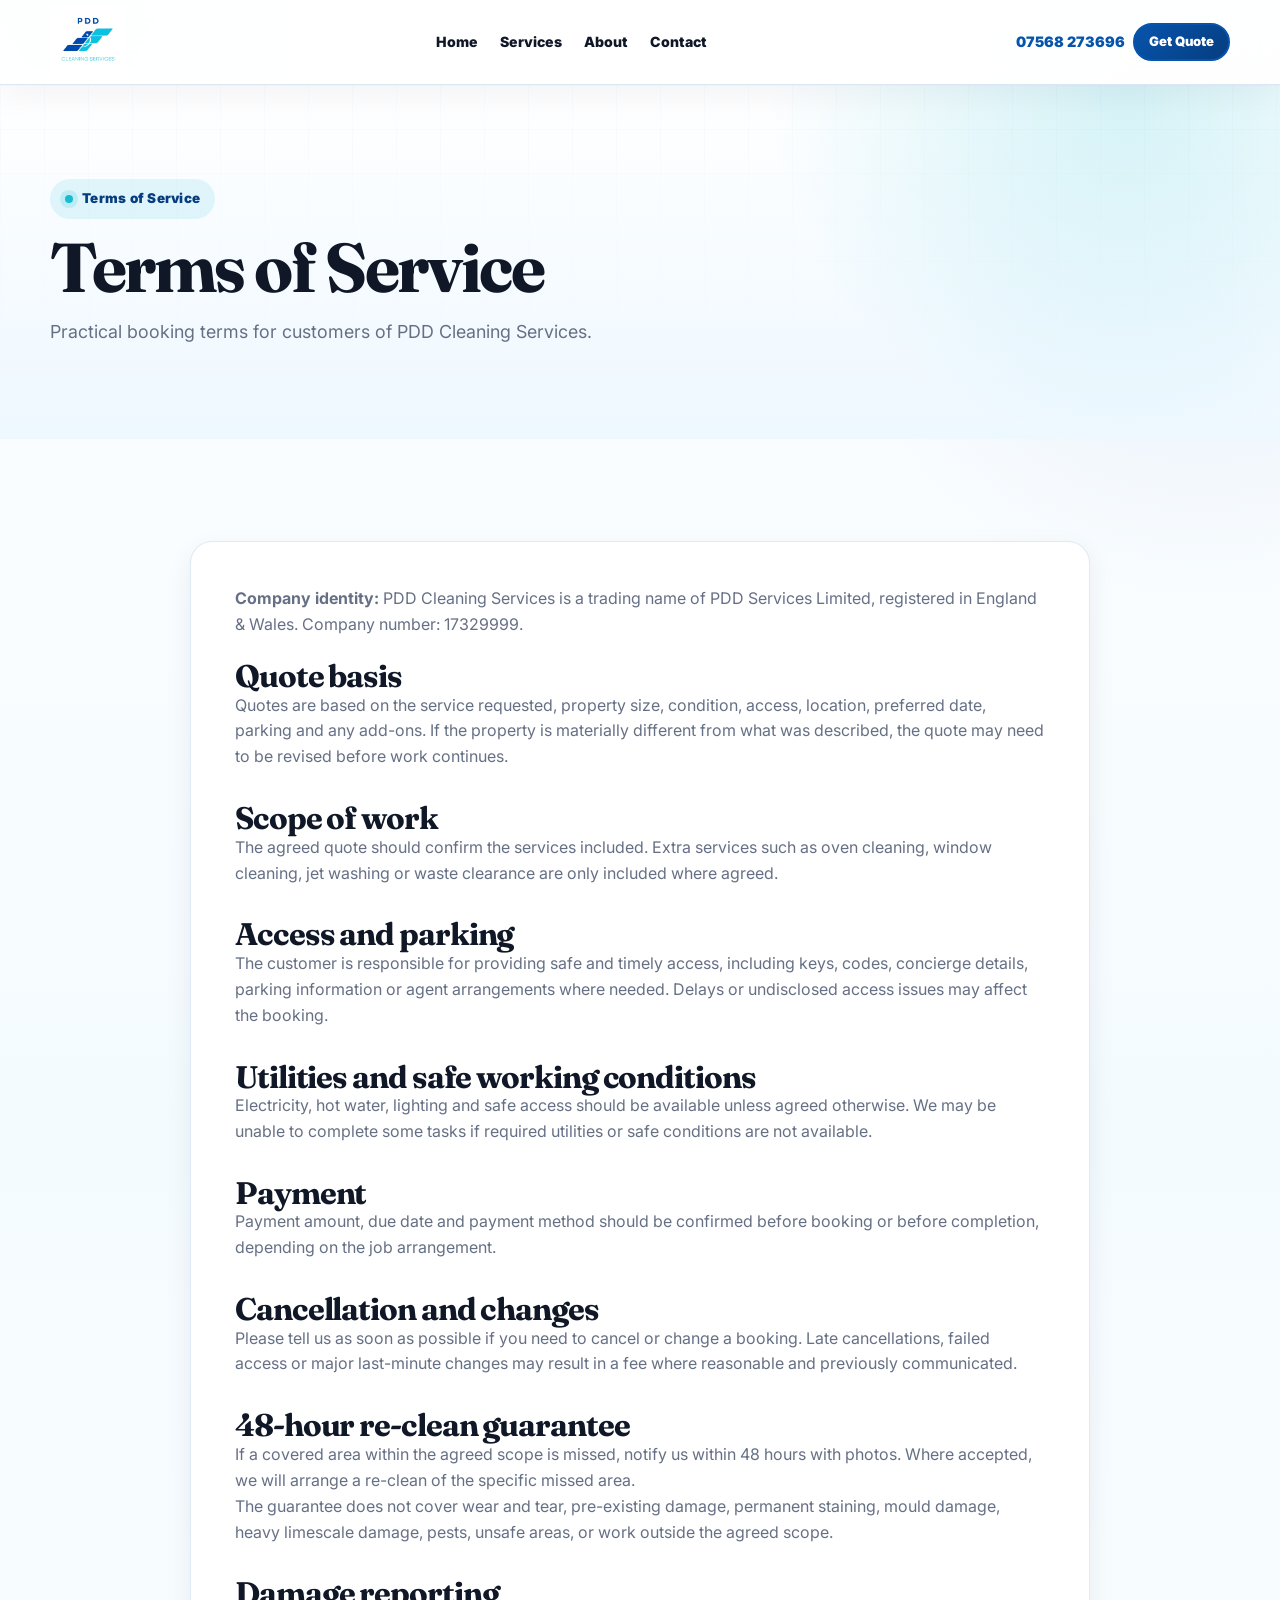
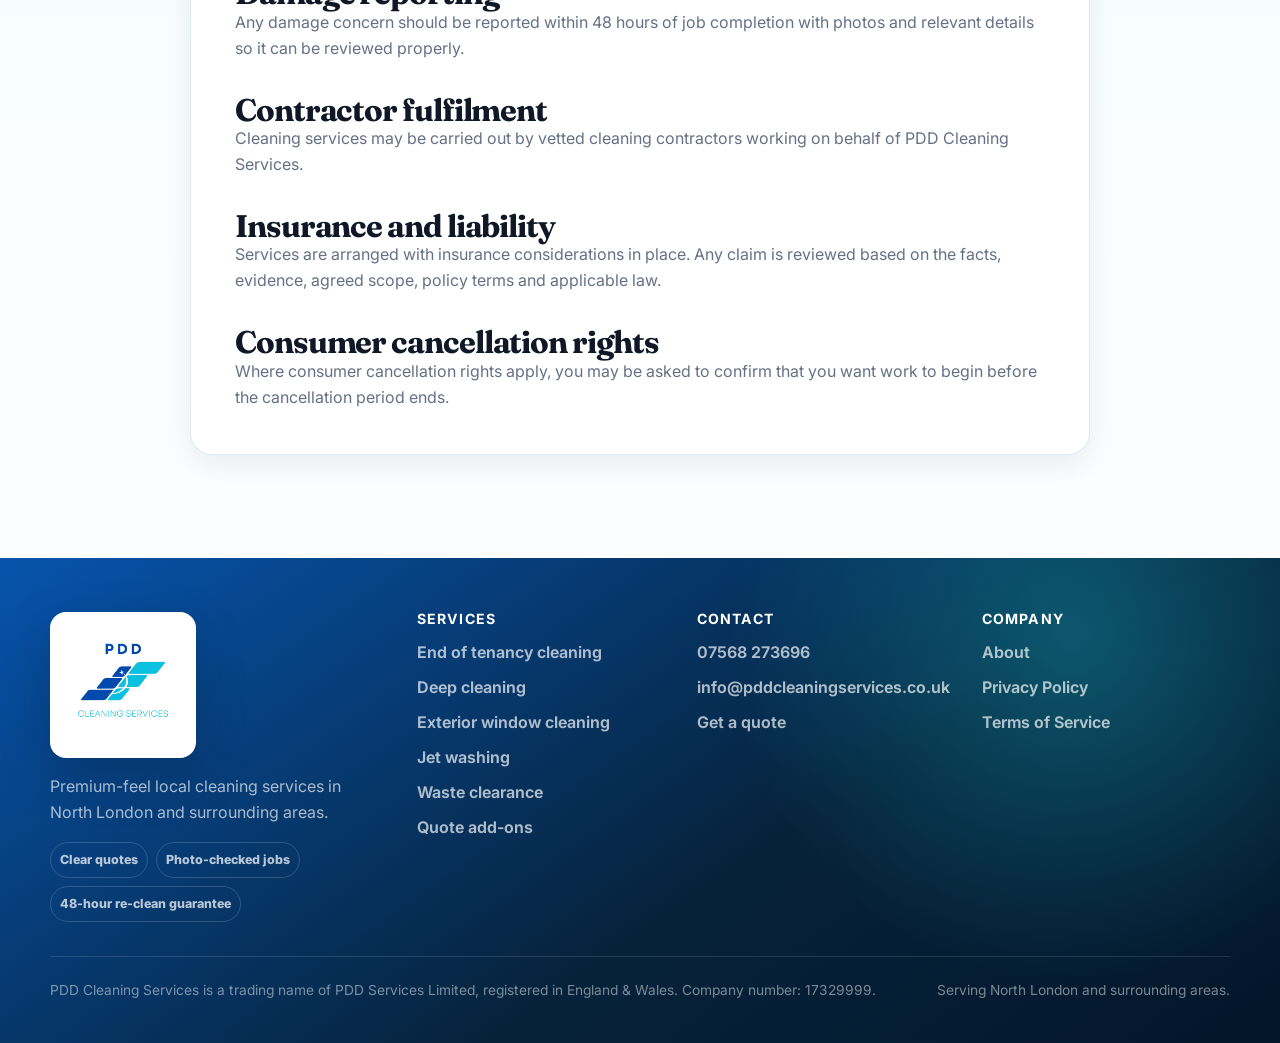
<file: terms.html>
<!DOCTYPE html>
<html lang="en">
<head>
<meta charset="UTF-8" />
<meta name="viewport" content="width=device-width, initial-scale=1.0" />
<title>Terms of Service — PDD Cleaning Services</title>
<meta name="description" content="Booking terms for PDD Services Limited trading as PDD Cleaning Services." />
<meta property="og:title" content="Terms of Service — PDD Cleaning Services" />
<meta property="og:description" content="Booking terms for PDD Services Limited trading as PDD Cleaning Services." />
<meta property="og:type" content="website" />
<meta property="og:url" content="https://pddcleaningservices.co.uk" />
<meta property="og:image" content="https://pddcleaningservices.co.uk/logo.jpg" />
<link rel="icon" href="favicon.ico" />
<link rel="stylesheet" href="styles.css?v=20260715-desktop-floating-calendar-fix" />
<script type="application/ld+json">
{
  "@context": "https://schema.org",
  "@type": "CleaningService",
  "name": "PDD Cleaning Services",
  "legalName": "PDD Services Limited",
  "identifier": "17329999",
  "url": "https://pddcleaningservices.co.uk",
  "logo": "https://pddcleaningservices.co.uk/logo.jpg",
  "telephone": "+447568273696",
  "email": "info@pddcleaningservices.co.uk",
  "areaServed": "North London and surrounding areas",
  "description": "Cleaning services in North London and surrounding areas.",
  "hasOfferCatalog": {
    "@type": "OfferCatalog",
    "name": "Cleaning services",
    "itemListElement": [
      {
        "@type": "Offer",
        "itemOffered": {
          "@type": "Service",
          "name": "End of tenancy cleaning"
        }
      },
      {
        "@type": "Offer",
        "itemOffered": {
          "@type": "Service",
          "name": "Deep cleaning"
        }
      },
      {
        "@type": "Offer",
        "itemOffered": {
          "@type": "Service",
          "name": "Exterior window cleaning"
        }
      },
      {
        "@type": "Offer",
        "itemOffered": {
          "@type": "Service",
          "name": "Jet washing"
        }
      },
      {
        "@type": "Offer",
        "itemOffered": {
          "@type": "Service",
          "name": "Waste clearance"
        }
      },
      {
        "@type": "Offer",
        "itemOffered": {
          "@type": "Service",
          "name": "Quote add-ons: oven cleaning and interior window cleaning"
        }
      }
    ]
  }
}
</script>
</head>
<body>
<a class="skip-link" href="#main-content">Skip to content</a>
<header class="site-header">
  <div class="container header-inner">
    <a class="brand" href="index.html" aria-label="PDD Cleaning Services home">
      <img src="logo.jpg" alt="PDD Cleaning Services logo" />
    </a>
    <nav class="nav" aria-label="Main navigation">
      <a href="index.html">Home</a>
      <a href="services.html">Services</a>
      <a href="about.html">About</a>
      <a href="contact.html">Contact</a>
    </nav>
    <div class="header-actions">
      <a class="phone-link" href="tel:07568273696">07568 273696</a>
      <a class="btn small" href="contact.html#quote-form">Get Quote</a>
      <button class="menu-toggle" aria-label="Toggle menu" aria-expanded="false" aria-controls="mobile-menu">
        <svg viewBox="0 0 24 24" aria-hidden="true"><path d="M4 7h16M4 12h16M4 17h16" stroke-linecap="round"/></svg>
      </button>
    </div>
  </div>
  <div class="container mobile-menu-shell" id="mobile-menu">
    <div class="mobile-menu-inner">
      <nav class="mobile-nav" aria-label="Mobile navigation">
        <a href="index.html">Home</a>
        <a href="services.html">Services</a>
        <a href="about.html">About</a>
        <a href="contact.html">Contact</a>
      </nav>
      <div class="mobile-cta-row">
        <a class="btn secondary" href="tel:07568273696">Call</a>
        <a class="btn" href="contact.html#quote-form">Get Quote</a>
      </div>
    </div>
  </div>
</header>
<main id="main-content">

<section class="page-hero compact-hero"><div class="container reveal"><div class="eyebrow">Terms of Service</div><h1>Terms of Service</h1><p class="lead">Practical booking terms for customers of PDD Cleaning Services.</p></div></section>
<section class="section-pad"><div class="container legal-content"><article class="legal-card reveal">
<p><strong>Company identity:</strong> PDD Cleaning Services is a trading name of PDD Services Limited, registered in England & Wales. Company number: 17329999.</p>
<h2>Quote basis</h2><p>Quotes are based on the service requested, property size, condition, access, location, preferred date, parking and any add-ons. If the property is materially different from what was described, the quote may need to be revised before work continues.</p>
<h2>Scope of work</h2><p>The agreed quote should confirm the services included. Extra services such as oven cleaning, window cleaning, jet washing or waste clearance are only included where agreed.</p>
<h2>Access and parking</h2><p>The customer is responsible for providing safe and timely access, including keys, codes, concierge details, parking information or agent arrangements where needed. Delays or undisclosed access issues may affect the booking.</p>
<h2>Utilities and safe working conditions</h2><p>Electricity, hot water, lighting and safe access should be available unless agreed otherwise. We may be unable to complete some tasks if required utilities or safe conditions are not available.</p>
<h2>Payment</h2><p>Payment amount, due date and payment method should be confirmed before booking or before completion, depending on the job arrangement.</p>
<h2>Cancellation and changes</h2><p>Please tell us as soon as possible if you need to cancel or change a booking. Late cancellations, failed access or major last-minute changes may result in a fee where reasonable and previously communicated.</p>
<h2>48-hour re-clean guarantee</h2><p>If a covered area within the agreed scope is missed, notify us within 48 hours with photos. Where accepted, we will arrange a re-clean of the specific missed area.</p><p>The guarantee does not cover wear and tear, pre-existing damage, permanent staining, mould damage, heavy limescale damage, pests, unsafe areas, or work outside the agreed scope.</p>
<h2>Damage reporting</h2><p>Any damage concern should be reported within 48 hours of job completion with photos and relevant details so it can be reviewed properly.</p>
<h2>Contractor fulfilment</h2><p>Cleaning services may be carried out by vetted cleaning contractors working on behalf of PDD Cleaning Services.</p>
<h2>Insurance and liability</h2><p>Services are arranged with insurance considerations in place. Any claim is reviewed based on the facts, evidence, agreed scope, policy terms and applicable law.</p>
<h2>Consumer cancellation rights</h2><p>Where consumer cancellation rights apply, you may be asked to confirm that you want work to begin before the cancellation period ends.</p>
</article></div></section>

</main>
<footer class="site-footer">
  <div class="container footer-grid">
    <div class="footer-brand">
      <img src="logo.jpg" alt="PDD Cleaning Services" />
      <p>Premium-feel local cleaning services in North London and surrounding areas.</p>
      <div class="footer-badges"><span>Clear quotes</span><span>Photo-checked jobs</span><span>48-hour re-clean guarantee</span></div>
    </div>
    <div class="footer-col">
      <h4>Services</h4>
      <a href="services.html#end-of-tenancy">End of tenancy cleaning</a><a href="services.html#deep-cleaning">Deep cleaning</a><a href="services.html#exterior-window-cleaning">Exterior window cleaning</a><a href="services.html#jet-washing">Jet washing</a><a href="services.html#waste-clearance">Waste clearance</a><a href="services.html#add-ons">Quote add-ons</a>
    </div>
    <div class="footer-col">
      <h4>Contact</h4>
      <a href="tel:07568273696">07568 273696</a>
      <a href="mailto:info@pddcleaningservices.co.uk">info@pddcleaningservices.co.uk</a>
      <a href="contact.html#quote-form">Get a quote</a>
    </div>
    <div class="footer-col">
      <h4>Company</h4>
      <a href="about.html">About</a>
      <a href="privacy.html">Privacy Policy</a>
      <a href="terms.html">Terms of Service</a>
    </div>
  </div>
  <div class="container footer-bottom">
    <span>PDD Cleaning Services is a trading name of PDD Services Limited, registered in England & Wales. Company number: 17329999.</span>
    <span>Serving North London and surrounding areas.</span>
  </div>
</footer>
<div class="mobile-sticky-cta" aria-label="Quick contact options">
  <a href="tel:07568273696">Call</a>
  <a href="contact.html#quote-form">Get Quote</a>
</div>
<script src="script.js?v=20260715-desktop-floating-calendar-fix"></script>
</body>
</html>
</file>
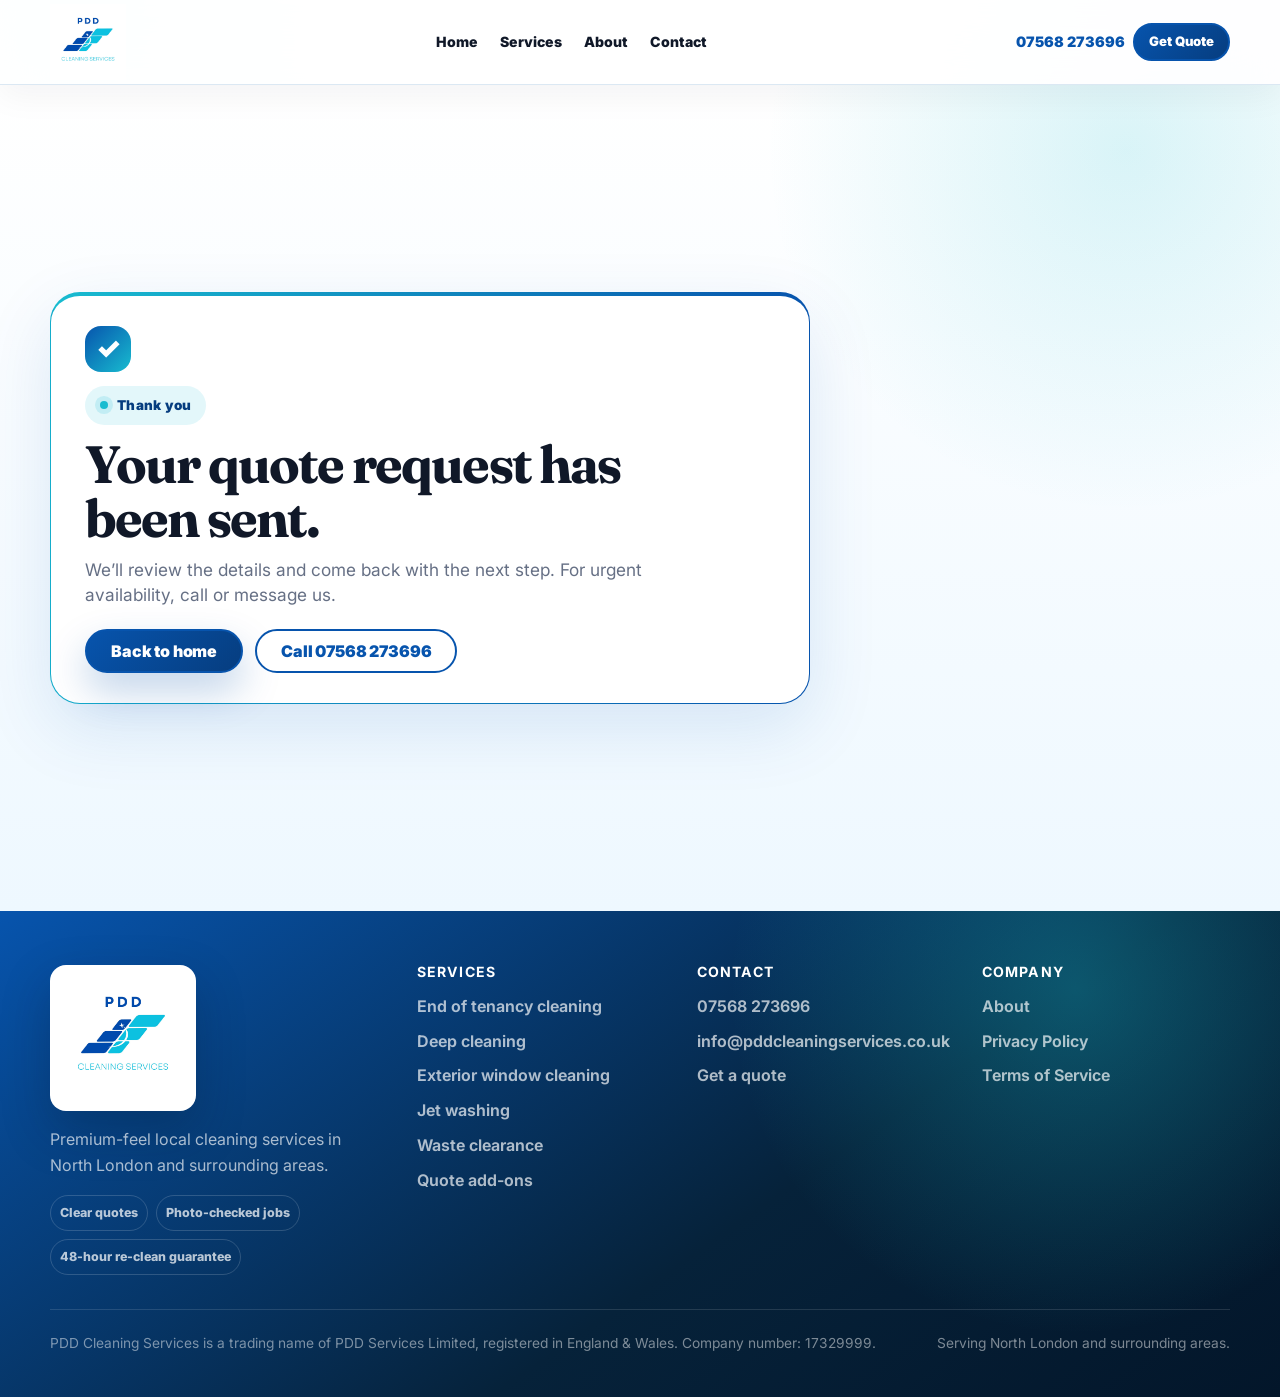
<file: thank-you.html>
<!DOCTYPE html>
<html lang="en">
<head>
<meta charset="UTF-8" />
<meta name="viewport" content="width=device-width, initial-scale=1.0" />
<title>Thank You — PDD Cleaning Services</title>
<meta name="description" content="Thank you for contacting PDD Cleaning Services." />
<meta property="og:title" content="Thank You — PDD Cleaning Services" />
<meta property="og:description" content="Thank you for contacting PDD Cleaning Services." />
<meta property="og:type" content="website" />
<meta property="og:url" content="https://pddcleaningservices.co.uk" />
<meta property="og:image" content="https://pddcleaningservices.co.uk/logo.jpg" />
<link rel="icon" href="favicon.ico" />
<link rel="stylesheet" href="styles.css?v=20260715-desktop-floating-calendar-fix" />
<script type="application/ld+json">
{
  "@context": "https://schema.org",
  "@type": "CleaningService",
  "name": "PDD Cleaning Services",
  "legalName": "PDD Services Limited",
  "identifier": "17329999",
  "url": "https://pddcleaningservices.co.uk",
  "logo": "https://pddcleaningservices.co.uk/logo.jpg",
  "telephone": "+447568273696",
  "email": "info@pddcleaningservices.co.uk",
  "areaServed": "North London and surrounding areas",
  "description": "Cleaning services in North London and surrounding areas.",
  "hasOfferCatalog": {
    "@type": "OfferCatalog",
    "name": "Cleaning services",
    "itemListElement": [
      {
        "@type": "Offer",
        "itemOffered": {
          "@type": "Service",
          "name": "End of tenancy cleaning"
        }
      },
      {
        "@type": "Offer",
        "itemOffered": {
          "@type": "Service",
          "name": "Deep cleaning"
        }
      },
      {
        "@type": "Offer",
        "itemOffered": {
          "@type": "Service",
          "name": "Exterior window cleaning"
        }
      },
      {
        "@type": "Offer",
        "itemOffered": {
          "@type": "Service",
          "name": "Jet washing"
        }
      },
      {
        "@type": "Offer",
        "itemOffered": {
          "@type": "Service",
          "name": "Waste clearance"
        }
      },
      {
        "@type": "Offer",
        "itemOffered": {
          "@type": "Service",
          "name": "Quote add-ons: oven cleaning and interior window cleaning"
        }
      }
    ]
  }
}
</script>
</head>
<body class="thank-you-page compact-thank-you-page">
<a class="skip-link" href="#main-content">Skip to content</a>
<header class="site-header">
  <div class="container header-inner">
    <a class="brand" href="index.html" aria-label="PDD Cleaning Services home">
      <img src="logo.jpg" alt="PDD Cleaning Services logo" />
    </a>
    <nav class="nav" aria-label="Main navigation">
      <a href="index.html">Home</a>
      <a href="services.html">Services</a>
      <a href="about.html">About</a>
      <a href="contact.html">Contact</a>
    </nav>
    <div class="header-actions">
      <a class="phone-link" href="tel:07568273696">07568 273696</a>
      <a class="btn small" href="contact.html#quote-form">Get Quote</a>
      <button class="menu-toggle" aria-label="Toggle menu" aria-expanded="false" aria-controls="mobile-menu">
        <svg viewBox="0 0 24 24" aria-hidden="true"><path d="M4 7h16M4 12h16M4 17h16" stroke-linecap="round"/></svg>
      </button>
    </div>
  </div>
  <div class="container mobile-menu-shell" id="mobile-menu">
    <div class="mobile-menu-inner">
      <nav class="mobile-nav" aria-label="Mobile navigation">
        <a href="index.html">Home</a>
        <a href="services.html">Services</a>
        <a href="about.html">About</a>
        <a href="contact.html">Contact</a>
      </nav>
      <div class="mobile-cta-row">
        <a class="btn secondary" href="tel:07568273696">Call</a>
        <a class="btn" href="contact.html#quote-form">Get Quote</a>
      </div>
    </div>
  </div>
</header>
<main id="main-content">

<section class="thank-you-compact-v2">
  <div class="container">
    <div class="thank-you-card-v2 reveal">
      <div class="success-mark-v2">✓</div>
      <div class="eyebrow">Thank you</div>
      <h1>Your quote request has been sent.</h1>
      <p>We’ll review the details and come back with the next step. For urgent availability, call or message us.</p>
      <div class="thank-you-actions-v2">
        <a class="btn" href="index.html">Back to home</a>
        <a class="btn secondary" href="tel:07568273696">Call 07568 273696</a>
      </div>
    </div>
  </div>
</section>

</main>
<footer class="site-footer">
  <div class="container footer-grid">
    <div class="footer-brand">
      <img src="logo.jpg" alt="PDD Cleaning Services" />
      <p>Premium-feel local cleaning services in North London and surrounding areas.</p>
      <div class="footer-badges"><span>Clear quotes</span><span>Photo-checked jobs</span><span>48-hour re-clean guarantee</span></div>
    </div>
    <div class="footer-col">
      <h4>Services</h4>
      <a href="services.html#end-of-tenancy">End of tenancy cleaning</a><a href="services.html#deep-cleaning">Deep cleaning</a><a href="services.html#exterior-window-cleaning">Exterior window cleaning</a><a href="services.html#jet-washing">Jet washing</a><a href="services.html#waste-clearance">Waste clearance</a><a href="services.html#add-ons">Quote add-ons</a>
    </div>
    <div class="footer-col">
      <h4>Contact</h4>
      <a href="tel:07568273696">07568 273696</a>
      <a href="mailto:info@pddcleaningservices.co.uk">info@pddcleaningservices.co.uk</a>
      <a href="contact.html#quote-form">Get a quote</a>
    </div>
    <div class="footer-col">
      <h4>Company</h4>
      <a href="about.html">About</a>
      <a href="privacy.html">Privacy Policy</a>
      <a href="terms.html">Terms of Service</a>
    </div>
  </div>
  <div class="container footer-bottom">
    <span>PDD Cleaning Services is a trading name of PDD Services Limited, registered in England & Wales. Company number: 17329999.</span>
    <span>Serving North London and surrounding areas.</span>
  </div>
</footer>
<div class="mobile-sticky-cta" aria-label="Quick contact options">
  <a href="tel:07568273696">Call</a>
  <a href="contact.html#quote-form">Get Quote</a>
</div>
<script src="script.js?v=20260715-desktop-floating-calendar-fix"></script>
</body>
</html>
</file>
<file: styles.css>
@import url('https://fonts.googleapis.com/css2?family=Fraunces:opsz,wght@9..144,600;9..144,700&family=Inter:wght@400;500;600;700;800;900&display=swap');

:root{
  --blue:#0754ad;
  --blue-2:#063d7f;
  --blue-3:#042b5f;
  --cyan:#18bcd0;
  --cyan-2:#8ff2fb;
  --ink:#101828;
  --text:#344054;
  --muted:#667085;
  --line:#d8e6f2;
  --soft:#eef7ff;
  --soft-2:#f7fbff;
  --white:#ffffff;
  --danger:#b42318;
  --font-display:'Fraunces', Georgia, serif;
  --font-body:'Inter', system-ui, -apple-system, BlinkMacSystemFont, 'Segoe UI', sans-serif;
  --radius-sm:14px;
  --radius:22px;
  --radius-lg:34px;
  --radius-xl:46px;
  --shadow-sm:0 10px 28px rgba(16,24,40,.07);
  --shadow:0 20px 60px rgba(16,24,40,.11);
  --shadow-blue:0 28px 80px rgba(7,84,173,.20);
  --max:1180px;
  --ease:cubic-bezier(.22,1,.36,1);
}
*{box-sizing:border-box}
html{scroll-behavior:smooth;scroll-padding-top:100px}
body{margin:0;font-family:var(--font-body);color:var(--text);background:linear-gradient(180deg,#fff 0%,#f7fbff 44%,#fff 100%);line-height:1.62;-webkit-font-smoothing:antialiased;text-rendering:optimizeLegibility}
img{display:block;max-width:100%;height:auto}a{color:inherit;text-decoration:none}button,input,select,textarea{font:inherit}button{cursor:pointer}:focus-visible{outline:3px solid rgba(24,188,208,.55);outline-offset:3px}.container{width:min(100% - 32px,var(--max));margin-inline:auto}.skip-link{position:absolute;left:-999px;top:10px;background:var(--blue);color:#fff;padding:10px 14px;border-radius:999px;z-index:9999}.skip-link:focus{left:10px}.sr-only{position:absolute!important;width:1px!important;height:1px!important;padding:0!important;margin:-1px!important;overflow:hidden!important;clip:rect(0,0,0,0)!important;white-space:nowrap!important;border:0!important}.honeypot{position:absolute!important;left:-9999px!important;opacity:0!important;height:0!important;width:0!important;pointer-events:none!important}

.site-header{position:sticky;top:0;z-index:1000;background:rgba(255,255,255,.92);backdrop-filter:blur(20px) saturate(1.15);border-bottom:1px solid rgba(216,230,242,.92);box-shadow:0 10px 34px rgba(16,24,40,.05)}
.header-inner{min-height:78px;display:flex;align-items:center;justify-content:space-between;gap:18px;padding:10px 0}.brand{display:flex;align-items:center;flex:0 0 auto}.brand img{width:132px}.nav{display:none;align-items:center;gap:28px;font-weight:850;font-size:.94rem;color:var(--ink)}.nav a{position:relative;padding:8px 0}.nav a:after{content:'';position:absolute;left:0;right:0;bottom:-5px;height:3px;border-radius:99px;background:linear-gradient(90deg,var(--blue),var(--cyan));transform:scaleX(0);transform-origin:left;transition:transform .25s var(--ease)}.nav a:hover,.nav a.active{color:var(--blue)}.nav a:hover:after,.nav a.active:after{transform:scaleX(1)}.header-actions{display:flex;align-items:center;gap:10px}.phone-link{display:none;color:var(--blue);font-weight:900;white-space:nowrap}.menu-toggle{display:grid;place-items:center;width:44px;height:44px;border:1px solid var(--line);border-radius:14px;background:#fff;box-shadow:var(--shadow-sm)}.menu-toggle svg{width:22px;height:22px;stroke:var(--ink);stroke-width:2.4;fill:none}.mobile-menu-shell{display:grid;grid-template-rows:0fr;transition:grid-template-rows .3s var(--ease)}.mobile-menu-shell.is-open{grid-template-rows:1fr;border-top:1px solid var(--line)}.mobile-menu-inner{overflow:hidden}.mobile-nav{display:grid;padding:10px 0}.mobile-nav a{padding:13px 4px;border-bottom:1px solid var(--line);font-weight:850;color:var(--ink)}.mobile-nav a.active,.mobile-nav a:hover{color:var(--blue)}.mobile-cta-row{display:grid;grid-template-columns:1fr 1fr;gap:10px;padding:8px 0 18px}
@media(min-width:900px){.nav{display:flex}.phone-link{display:inline}.menu-toggle,.mobile-menu-shell{display:none}}

.btn{position:relative;display:inline-flex;align-items:center;justify-content:center;gap:9px;min-height:52px;padding:0 24px;border-radius:999px;border:2px solid var(--blue);background:linear-gradient(135deg,var(--blue),var(--blue-2));color:#fff;font-weight:900;letter-spacing:-.01em;box-shadow:0 18px 38px rgba(7,84,173,.25);overflow:hidden;transition:transform .22s var(--ease),box-shadow .22s ease,background .22s ease}.btn:hover{transform:translateY(-2px);box-shadow:0 24px 54px rgba(7,84,173,.31)}.btn.secondary{background:#fff;color:var(--blue);box-shadow:none}.btn.secondary:hover{background:var(--soft)}.btn.small{min-height:42px;padding:0 17px;font-size:.9rem;box-shadow:none}.btn.on-dark{background:#fff;color:var(--blue);border-color:#fff;box-shadow:none}.btn.ghost-on-dark{background:transparent;color:#fff;border-color:rgba(255,255,255,.5);box-shadow:none}.btn:disabled{opacity:.48;cursor:not-allowed;transform:none!important;box-shadow:none!important}.link-arrow{display:inline-flex;align-items:center;gap:7px;color:var(--blue);font-weight:900}.link-arrow:after{content:'→';transition:transform .2s var(--ease)}.link-arrow:hover:after{transform:translateX(4px)}

h1,h2,h3,h4{margin:0;color:var(--ink);line-height:1.04;letter-spacing:-.035em}h1,h2{font-family:var(--font-display);font-weight:700}h1{font-size:clamp(2.65rem,7vw,5.25rem);max-width:920px}h2{font-size:clamp(2rem,4vw,3.25rem)}h3{font-size:clamp(1.18rem,2vw,1.45rem);font-weight:900}p{margin:0}.lead{margin-top:20px;color:var(--muted);font-size:clamp(1.08rem,2vw,1.26rem);line-height:1.72;max-width:680px}.small-lead{font-size:1.08rem}.body-copy{margin-top:18px;color:var(--muted)}.eyebrow,.mini-kicker{display:inline-flex;align-items:center;gap:9px;border-radius:999px;background:rgba(24,188,208,.12);color:var(--blue-2);font-weight:900}.eyebrow{padding:9px 15px;margin-bottom:18px;font-size:.84rem;letter-spacing:.02em}.eyebrow:before{content:'';width:8px;height:8px;border-radius:50%;background:var(--cyan);box-shadow:0 0 0 5px rgba(24,188,208,.16)}.mini-kicker{padding:7px 12px;font-size:.78rem;text-transform:uppercase;letter-spacing:.08em}.mini-kicker.light{background:rgba(255,255,255,.16);color:#fff}

.hero{position:relative;overflow:hidden;padding:clamp(54px,7vw,86px) 0 clamp(58px,8vw,96px);background:radial-gradient(circle at 8% 0%,rgba(24,188,208,.18),transparent 340px),radial-gradient(circle at 94% 8%,rgba(7,84,173,.13),transparent 420px),linear-gradient(180deg,#fff 0%,#f5fbff 100%)}.hero:before,.page-hero:before{content:'';position:absolute;inset:0;background-image:linear-gradient(rgba(7,84,173,.035) 1px,transparent 1px),linear-gradient(90deg,rgba(7,84,173,.035) 1px,transparent 1px);background-size:44px 44px;mask-image:linear-gradient(180deg,rgba(0,0,0,.55),transparent 75%);pointer-events:none}.hero-grid{position:relative;display:grid;grid-template-columns:1fr;gap:34px;align-items:start}.hero-copy{padding-top:8px}.hero-actions{display:flex;flex-wrap:wrap;gap:12px;margin-top:26px}.trust-row{display:flex;flex-wrap:wrap;gap:10px;margin-top:28px}.trust-row.tight{max-width:720px}.trust-chip{display:inline-flex;align-items:center;gap:8px;padding:10px 13px;border-radius:999px;background:rgba(255,255,255,.82);border:1px solid var(--line);box-shadow:var(--shadow-sm);color:var(--blue-2);font-weight:850;font-size:.92rem}.trust-chip span{display:grid;place-items:center;width:20px;height:20px;border-radius:50%;background:rgba(24,188,208,.14);color:var(--blue);font-size:.75rem}.hero-form-card{width:100%}@media(min-width:1020px){.hero-grid{grid-template-columns:.93fr .72fr;gap:48px}.hero-copy{position:sticky;top:118px}}

.quote-shell{background:rgba(255,255,255,.96);border:1px solid rgba(216,230,242,.95);border-radius:var(--radius-xl);box-shadow:var(--shadow-blue);padding:clamp(18px,3vw,28px);overflow:visible}.quote-heading{padding:2px 2px 18px}.quote-heading h2{font-size:clamp(1.65rem,3vw,2.18rem);margin-top:10px}.quote-heading p{color:var(--muted);margin-top:8px}.quote-form{display:grid;gap:18px}.quote-progress{display:grid;gap:10px;padding:12px 14px;border-radius:18px;background:linear-gradient(135deg,var(--soft),#fff);border:1px solid var(--line)}.quote-progress-top{display:flex;align-items:center;justify-content:space-between;gap:12px;color:var(--muted);font-size:.84rem;font-weight:800}.quote-progress-top strong{color:var(--blue-2)}.quote-progress-track{height:8px;border-radius:99px;background:#dcebf7;overflow:hidden}.quote-progress-track span{display:block;height:100%;width:16.66%;border-radius:99px;background:linear-gradient(90deg,var(--blue),var(--cyan));transition:width .25s var(--ease)}.quote-stage{position:relative;min-height:500px}.flow-step-card{position:absolute;inset:0;display:none;flex-direction:column;gap:18px;padding-top:2px}.flow-step-card.is-active{display:flex;animation:stepIn .28s var(--ease)}@keyframes stepIn{from{opacity:0;transform:translateY(8px)}to{opacity:1;transform:translateY(0)}}.step-intro{display:flex;gap:13px;align-items:flex-start}.step-intro>span{display:grid;place-items:center;width:42px;height:42px;flex:0 0 auto;border-radius:15px;background:linear-gradient(135deg,var(--blue),var(--cyan));color:#fff;font-family:var(--font-display);font-weight:700;font-size:1.12rem}.step-intro p{color:var(--muted);margin-top:5px;font-size:.94rem}.step-intro .subtle{color:#98a2b3}.form-grid{display:grid;grid-template-columns:1fr;gap:14px}.form-grid.two{grid-template-columns:1fr}.form-label{display:grid;gap:8px;font-size:.92rem;font-weight:850;color:var(--ink)}.form-label span{display:inline-flex;margin-left:6px;padding:2px 7px;border-radius:999px;background:var(--soft);color:var(--muted);font-size:.74rem;font-weight:900}input,textarea,select{width:100%;border:1px solid #cbdcec;border-radius:16px;background:#fff;color:var(--text);padding:14px 15px;outline:none;transition:border-color .2s ease,box-shadow .2s ease,background .2s ease}input:hover,textarea:hover,select:hover{border-color:rgba(7,84,173,.36)}input:focus,textarea:focus,select:focus{border-color:var(--blue);box-shadow:0 0 0 4px rgba(7,84,173,.10)}textarea{min-height:154px;resize:vertical}.form-actions{margin-top:auto;display:grid;grid-template-columns:1fr 1fr;gap:10px}.form-actions.single{grid-template-columns:1fr}.form-error{min-height:20px;color:var(--danger);font-size:.86rem;font-weight:760}.privacy-line,.field-help{font-size:.86rem;color:var(--muted);line-height:1.45}.service-choice-grid,.property-choice-grid{display:grid;grid-template-columns:1fr;gap:10px;border:0;padding:0;margin:0}.service-choice-grid label,.property-choice-grid label{display:flex;align-items:center;gap:10px;padding:12px;border:1px solid #cbdcec;border-radius:15px;background:#fff;color:var(--text);font-weight:760;cursor:pointer;transition:border-color .2s ease,background .2s ease,box-shadow .2s ease}.service-choice-grid input,.property-choice-grid input{width:auto;accent-color:var(--blue)}.service-choice-grid label:has(input:checked),.property-choice-grid label:has(input:checked){border-color:rgba(7,84,173,.48);background:var(--soft);box-shadow:0 0 0 3px rgba(7,84,173,.08)}.other-field{display:grid;gap:12px}.other-field[hidden],.address-lines[hidden],.address-results[hidden],.calendar-popover[hidden]{display:none!important}.date-picker,.address-lookup{position:relative}.date-trigger{width:100%;min-height:56px;border:1px solid #cbdcec;border-radius:17px;background:#fff;color:var(--muted);display:flex;align-items:center;justify-content:space-between;gap:12px;padding:0 15px;font-weight:850;text-align:left}.date-trigger strong{color:var(--blue)}.date-trigger.has-value{color:var(--text);background:#fbfdff}.calendar-popover{position:absolute;z-index:40;top:calc(100% + 10px);left:0;right:0;padding:14px;background:#fff;border:1px solid var(--line);border-radius:22px;box-shadow:0 24px 70px rgba(16,24,40,.18)}.calendar-head{display:grid;grid-template-columns:40px 1fr 40px;align-items:center;gap:10px;margin-bottom:10px}.calendar-head strong{text-align:center;color:var(--ink)}.calendar-nav{width:38px;height:38px;border:1px solid var(--line);border-radius:12px;background:#fff;color:var(--blue);font-size:1.4rem;font-weight:900}.calendar-nav:hover{background:var(--soft)}.calendar-weekdays,.calendar-grid{display:grid;grid-template-columns:repeat(7,1fr);gap:6px}.calendar-weekdays{margin-bottom:6px}.calendar-weekdays span{text-align:center;color:var(--muted);font-size:.7rem;font-weight:900;text-transform:uppercase}.calendar-day{height:38px;border:0;border-radius:12px;background:#fff;color:var(--text);font-weight:800}.calendar-day:hover:not(:disabled){background:var(--cyan-2);color:var(--blue-2)}.calendar-day.is-muted{color:#98a2b3}.calendar-day.is-today{box-shadow:inset 0 0 0 2px rgba(24,188,208,.34)}.calendar-day.is-selected{background:linear-gradient(135deg,var(--blue),var(--blue-2));color:#fff;box-shadow:0 10px 20px rgba(7,84,173,.2)}.calendar-day:disabled{background:#f3f6fa;color:#c2cad4;cursor:not-allowed}.address-results{position:absolute;z-index:35;top:calc(100% + 8px);left:0;right:0;max-height:250px;overflow:auto;background:#fff;border:1px solid var(--line);border-radius:18px;box-shadow:0 20px 58px rgba(16,24,40,.17);padding:8px}.address-option{width:100%;border:0;border-radius:12px;background:#fff;color:var(--text);padding:11px 12px;text-align:left;font-weight:780}.address-option:hover,.address-option:focus{background:var(--soft);color:var(--blue-2)}.address-lines{display:grid;gap:12px;padding:13px;border:1px solid var(--line);border-radius:18px;background:#fbfdff}
@media(min-width:560px){.form-grid.two,.property-choice-grid{grid-template-columns:repeat(2,1fr)}}@media(max-width:560px){.quote-stage{min-height:560px}.flow-step-card[data-step-type="service"]{gap:12px}.form-actions{grid-template-columns:1fr}.form-actions .btn.secondary{order:2}.calendar-popover{position:fixed;left:14px;right:14px;top:auto;bottom:76px;max-height:76vh;overflow:auto}.calendar-day{height:42px}}

.proof-strip{background:linear-gradient(135deg,var(--blue-3),var(--blue));color:#fff;padding:18px 0}.proof-grid{display:grid;grid-template-columns:1fr;gap:12px}.proof-grid div{display:grid;gap:2px;padding:12px 0;border-bottom:1px solid rgba(255,255,255,.12)}.proof-grid div:last-child{border-bottom:0}.proof-grid strong{font-weight:900}.proof-grid span{color:rgba(255,255,255,.72);font-size:.9rem}@media(min-width:760px){.proof-grid{grid-template-columns:repeat(4,1fr);gap:0}.proof-grid div{padding:10px 22px;border-bottom:0;border-right:1px solid rgba(255,255,255,.15)}.proof-grid div:last-child{border-right:0}}

.section-pad{padding:clamp(64px,8vw,104px) 0}.section-blueprint{background:radial-gradient(circle at 10% 0%,rgba(24,188,208,.12),transparent 360px),linear-gradient(180deg,#fff,#f4faff)}.section-heading{max-width:760px;margin-bottom:clamp(30px,5vw,48px)}.section-heading.center{text-align:center;margin-inline:auto}.section-heading h2{margin-top:12px}.section-heading p{margin-top:14px;color:var(--muted);font-size:1.05rem}.service-card-grid{display:grid;grid-template-columns:1fr;gap:18px}.service-tile,.step-card,.trust-card,.contact-card,.quote-note-card,.service-detail-card,.legal-card{position:relative;background:#fff;border:1px solid var(--line);border-radius:var(--radius);box-shadow:var(--shadow-sm);overflow:hidden}.service-tile{padding:24px;min-height:240px;display:flex;flex-direction:column}.service-tile:before,.step-card:before,.trust-card:before,.service-detail-card:before{content:'';position:absolute;left:0;right:0;top:0;height:3px;background:linear-gradient(90deg,var(--cyan),var(--blue));opacity:.85}.tile-icon,.service-number{display:grid;place-items:center;width:42px;height:42px;border-radius:14px;background:linear-gradient(135deg,var(--soft),#fff);border:1px solid var(--line);color:var(--blue);font-weight:900}.service-tile h3{margin-top:18px}.service-tile p{margin:10px 0 18px;color:var(--muted)}.service-tile .link-arrow{margin-top:auto}@media(min-width:680px){.service-card-grid{grid-template-columns:repeat(2,1fr)}}@media(min-width:1040px){.service-card-grid{grid-template-columns:repeat(4,1fr)}.service-tile:nth-child(1),.service-tile:nth-child(2){grid-column:span 2}}

.split-grid{display:grid;grid-template-columns:1fr;gap:30px;align-items:center}.reverse{align-items:center}.trust-stack{display:grid;gap:14px}.trust-stack.boxed{padding:18px;border-radius:var(--radius-lg);background:rgba(255,255,255,.55);border:1px solid var(--line)}.trust-card{padding:20px}.trust-card strong{display:block;color:var(--ink);font-weight:900}.trust-card span{display:block;margin-top:6px;color:var(--muted)}.steps-grid{display:grid;grid-template-columns:1fr;gap:18px}.steps-grid.three{grid-template-columns:1fr}.step-card{padding:24px}.step-card>span{display:grid;place-items:center;width:44px;height:44px;border-radius:15px;background:linear-gradient(135deg,var(--blue),var(--cyan));color:#fff;font-family:var(--font-display);font-weight:700}.step-card h3{margin-top:18px}.step-card p{margin-top:9px;color:var(--muted)}@media(min-width:820px){.split-grid{grid-template-columns:1fr 1fr;gap:54px}.steps-grid{grid-template-columns:repeat(4,1fr)}.steps-grid.three{grid-template-columns:repeat(3,1fr)}}

.cta-section{padding-top:0}.cta-panel{display:grid;grid-template-columns:1fr;gap:24px;align-items:center;border-radius:var(--radius-xl);padding:clamp(28px,5vw,54px);background:radial-gradient(circle at 88% 12%,rgba(24,188,208,.42),transparent 28%),linear-gradient(135deg,var(--blue),var(--blue-3));color:#fff;box-shadow:var(--shadow-blue);overflow:hidden}.cta-panel h2{color:#fff;margin-top:12px}.cta-panel p{color:rgba(255,255,255,.78);margin-top:10px}.cta-actions{display:flex;flex-wrap:wrap;gap:12px}@media(min-width:820px){.cta-panel{grid-template-columns:1fr auto}}

.page-hero{position:relative;overflow:hidden;padding:clamp(62px,8vw,94px) 0;background:radial-gradient(circle at 88% 0%,rgba(24,188,208,.16),transparent 380px),linear-gradient(180deg,#fff,#f5fbff)}.compact-hero .lead{max-width:760px}.services-list{display:grid;gap:18px}.service-detail-card{display:grid;grid-template-columns:54px 1fr;gap:18px;padding:24px}.service-detail-card h2{font-size:clamp(1.55rem,3vw,2.25rem)}.service-detail-card p{margin-top:8px;color:var(--muted)}.service-detail-card ul{margin:14px 0 18px;padding-left:18px;color:var(--muted)}.quote-note-card{padding:28px}.quote-note-card p{color:var(--muted);margin-top:10px}.contact-grid{display:grid;grid-template-columns:1fr;gap:26px;align-items:start}.contact-card{padding:clamp(24px,4vw,34px)}.contact-card h2{margin-top:12px}.contact-card p{margin-top:10px;color:var(--muted)}.contact-actions{display:grid;gap:12px;margin-top:24px}.contact-actions a,.notice-card{display:block;padding:16px;border:1px solid var(--line);border-radius:18px;background:var(--soft-2)}.contact-actions span{display:block;color:var(--muted);font-size:.86rem;font-weight:800}.contact-actions strong{display:block;margin-top:4px;color:var(--blue);font-weight:900;word-break:break-word}.notice-card{margin-top:18px}.notice-card strong{color:var(--ink)}.notice-card p{margin:4px 0 0}.contact-form-wrap .quote-shell{box-shadow:var(--shadow)}@media(min-width:960px){.contact-grid{grid-template-columns:.78fr 1.22fr}}

.thank-hero{text-align:left}.success-mark{display:grid;place-items:center;width:62px;height:62px;margin-bottom:18px;border-radius:22px;background:linear-gradient(135deg,var(--cyan),var(--blue));color:#fff;font-size:2rem;font-weight:900;box-shadow:var(--shadow-blue)}.legal-content{max-width:900px}.legal-card{padding:clamp(26px,5vw,44px)}.legal-card p,.legal-card li{color:var(--muted)}.legal-card h2{font-size:clamp(1.35rem,3vw,1.95rem);margin-top:32px}.legal-card h2:first-of-type{margin-top:22px}.legal-card a{color:var(--blue);font-weight:850}

.site-footer{padding:54px 0 90px;background:radial-gradient(circle at 86% 10%,rgba(24,188,208,.18),transparent 360px),var(--ink);color:rgba(255,255,255,.68)}.footer-grid{display:grid;grid-template-columns:1fr;gap:32px}.footer-brand img{width:146px;background:#fff;border-radius:16px;padding:8px}.footer-brand p{margin-top:16px;max-width:340px;color:rgba(255,255,255,.66)}.footer-badges{display:flex;flex-wrap:wrap;gap:8px;margin-top:16px}.footer-badges span{padding:7px 9px;border-radius:999px;border:1px solid rgba(255,255,255,.16);color:rgba(255,255,255,.72);font-size:.78rem;font-weight:800}.footer-col h4{font-family:var(--font-body);font-size:.88rem;text-transform:uppercase;letter-spacing:.08em;color:#fff;margin:0 0 14px}.footer-col a,.footer-col span{display:block;margin-bottom:9px;color:rgba(255,255,255,.68);font-weight:650}.footer-col a:hover{color:var(--cyan)}.footer-bottom{display:flex;flex-wrap:wrap;justify-content:space-between;gap:10px;margin-top:34px;padding-top:22px;border-top:1px solid rgba(255,255,255,.12);font-size:.86rem;color:rgba(255,255,255,.48)}@media(min-width:760px){.footer-grid{grid-template-columns:1.35fr 1fr 1fr 1fr}.site-footer{padding-bottom:42px}}
.mobile-sticky-cta{position:fixed;z-index:1100;left:12px;right:12px;bottom:12px;display:grid;grid-template-columns:1fr 1fr;gap:10px;padding:10px;border-radius:22px;background:rgba(255,255,255,.94);backdrop-filter:blur(16px);box-shadow:0 18px 54px rgba(16,24,40,.22);border:1px solid var(--line)}.mobile-sticky-cta a{display:flex;align-items:center;justify-content:center;min-height:46px;border-radius:999px;font-weight:900}.mobile-sticky-cta a:first-child{background:var(--soft);color:var(--blue)}.mobile-sticky-cta a:last-child{background:linear-gradient(135deg,var(--blue),var(--blue-2));color:#fff}@media(min-width:760px){.mobile-sticky-cta{display:none}}

.reveal{opacity:0;transform:translateY(22px);transition:opacity .7s var(--ease) var(--reveal-delay,0ms),transform .7s var(--ease) var(--reveal-delay,0ms)}.reveal.is-visible{opacity:1;transform:translateY(0)}
@media(max-width:560px){.container{width:min(100% - 28px,var(--max))}.brand img{width:88px}.header-actions .btn{display:none}.header-inner{min-height:48px;padding:5px 0}.menu-toggle{width:36px;height:36px;border-radius:12px}.menu-toggle svg{width:19px;height:19px}.mobile-nav a{padding:10px 4px}.mobile-cta-row{padding:6px 0 12px}h1{font-size:clamp(2.1rem,10vw,2.85rem)}.page-hero{padding:44px 0 34px}.hero{padding:44px 0 56px}.hero-actions .btn{width:100%}.trust-chip{font-size:.84rem;padding:9px 11px}.service-detail-card{grid-template-columns:1fr}.service-number{margin-bottom:2px}.quote-shell{border-radius:24px;padding:14px}.quote-heading{padding-bottom:10px}.quote-heading h2{font-size:1.48rem}.quote-heading p{font-size:.9rem}.quote-progress{padding:9px 10px;border-radius:15px}.quote-stage{min-height:auto}.flow-step-card{position:relative;inset:auto;min-height:calc(100svh - 185px);padding-bottom:4px}.flow-step-card:not(.is-active){display:none}.step-intro{gap:10px}.step-intro>span{width:34px;height:34px;border-radius:12px;font-size:.98rem}.step-intro h3{font-size:1.06rem}.step-intro p{font-size:.86rem;line-height:1.35}.form-grid,.property-choice-grid{gap:10px}.form-label{font-size:.88rem}.service-choice-grid label,.property-choice-grid label,.addon-choice-grid label{padding:10px;border-radius:13px}input,textarea,select{padding:12px 13px;border-radius:13px}textarea{min-height:118px}.address-lines{padding:10px;border-radius:15px;gap:10px}.field-help,.privacy-line{font-size:.8rem}.form-error{min-height:16px;font-size:.8rem}.form-actions{position:sticky;bottom:calc(env(safe-area-inset-bottom) + 8px);z-index:80;margin-top:auto;grid-template-columns:1fr;gap:8px;padding:8px;border:1px solid var(--line);border-radius:18px;background:rgba(255,255,255,.97);backdrop-filter:blur(14px);box-shadow:0 12px 34px rgba(16,24,40,.16)}.form-actions .btn{min-height:46px;width:100%}.form-actions .btn.secondary{order:2}.calendar-popover{position:fixed;left:14px;right:14px;top:auto;bottom:72px;max-height:76vh;overflow:auto}.calendar-day{height:42px}.site-footer{padding-bottom:98px}}
@media(prefers-reduced-motion:reduce){html{scroll-behavior:auto}*,*::before,*::after{animation-duration:.001ms!important;animation-iteration-count:1!important;transition-duration:.001ms!important}.reveal{opacity:1;transform:none}}


/* Add-on separation: oven and interior windows sit under EOT/deep-clean quotes */
.addon-prompt{display:grid;gap:12px;padding:14px;border:1px solid rgba(24,188,208,.24);border-radius:18px;background:linear-gradient(135deg,var(--cyan-2),#fff)}
.addon-prompt[hidden]{display:none!important}.addon-prompt h4{font-family:var(--font-body);font-size:.98rem;font-weight:900;color:var(--blue-2);letter-spacing:0;margin:0}.addon-prompt p{color:var(--muted);font-size:.88rem;line-height:1.45}.addon-choice-grid{display:grid;grid-template-columns:1fr;gap:10px}.addon-choice-grid label{display:flex;align-items:center;gap:10px;padding:12px;border:1px solid #cbdcec;border-radius:15px;background:#fff;color:var(--text);font-weight:760;cursor:pointer;transition:border-color .2s ease,background .2s ease,box-shadow .2s ease}.addon-choice-grid input{width:auto;accent-color:var(--blue)}.addon-choice-grid label:has(input:checked){border-color:rgba(7,84,173,.48);background:var(--soft);box-shadow:0 0 0 3px rgba(7,84,173,.08)}
.addon-dropdown{margin:16px 0 4px;border:1px solid var(--line);border-radius:18px;background:#fbfdff;overflow:hidden}.addon-dropdown summary{cursor:pointer;padding:13px 15px;font-weight:900;color:var(--blue-2);list-style:none}.addon-dropdown summary::-webkit-details-marker{display:none}.addon-dropdown summary::after{content:'+';float:right;color:var(--cyan);font-weight:900}.addon-dropdown[open] summary::after{content:'–'}.addon-mini-grid{display:grid;grid-template-columns:1fr;gap:10px;padding:0 15px 15px}.addon-mini-grid div{display:grid;gap:3px;padding:12px;border-radius:14px;background:#fff;border:1px solid var(--line)}.addon-mini-grid strong{color:var(--ink)}.addon-mini-grid span{color:var(--muted);font-size:.9rem}.addon-tile{background:linear-gradient(135deg,var(--soft),#fff)}
@media(min-width:620px){.addon-choice-grid,.addon-mini-grid{grid-template-columns:repeat(2,1fr)}}

/* Mobile quote-form usability fixes */
.contact-page .mobile-sticky-cta,.is-using-quote-form .mobile-sticky-cta{display:none!important}
.contact-page .site-footer{padding-bottom:42px}
@media(max-width:760px){
  .site-header{box-shadow:0 6px 20px rgba(16,24,40,.05)}
}
@media(max-width:560px){
  html{scroll-padding-top:62px}
  .contact-page .contact-grid{gap:16px}
  .contact-page .contact-card{padding:18px;border-radius:22px}
  .contact-page .contact-card .contact-actions,.contact-page .contact-card .notice-card{display:none}
  .contact-page .contact-form-wrap{margin-top:0}
  .contact-page .section-pad{padding-top:34px}
  .contact-page .quote-shell{scroll-margin-top:62px}
}

@media(max-width:560px){.has-inline-quote-form .quote-shell{scroll-margin-top:62px}}


/* -------------------------------------------------
   Mobile enquiry viewport fix — no bottom call CTA,
   fixed form buttons, compact hero/header.
   ------------------------------------------------- */
.mobile-sticky-cta{display:none!important}
.site-footer{padding-bottom:42px}

/* Make the header and first screen more compact on all screen sizes. */
.header-inner{min-height:62px;padding:6px 0}
.brand img{width:104px}
.btn.small{min-height:38px;padding:0 15px}
.hero{padding:clamp(32px,4.2vw,56px) 0 clamp(34px,4.8vw,64px)}
h1{font-size:clamp(2.3rem,5.4vw,4.35rem)}
.lead{margin-top:14px;font-size:clamp(1rem,1.5vw,1.12rem);line-height:1.52}
.hero-actions{margin-top:18px}.trust-row{margin-top:18px}.eyebrow{margin-bottom:13px}
.quote-heading{padding-bottom:12px}.quote-heading h2{font-size:clamp(1.55rem,2.35vw,1.95rem)}
.quote-stage{min-height:430px}
@media(min-width:1020px){
  .hero-grid{grid-template-columns:.78fr .82fr;gap:34px;align-items:start}
  .hero-copy{top:82px}
}

@media(max-width:760px){
  html{scroll-padding-top:0}
  body{padding-top:52px}
  .site-header{position:fixed;left:0;right:0;top:0;transition:transform .24s var(--ease),opacity .18s ease;will-change:transform;box-shadow:0 6px 18px rgba(16,24,40,.06)}
  .site-header.is-hidden{transform:translateY(-105%);opacity:0;pointer-events:none}
  .header-inner{min-height:52px;padding:4px 0}.brand img{width:82px}
  .menu-toggle{width:36px;height:36px;border-radius:12px}.menu-toggle svg{width:19px;height:19px}
  .mobile-menu-shell.is-open{background:rgba(255,255,255,.98)}
  .mobile-cta-row{display:none!important}

  .hero{padding:12px 0 22px;min-height:auto}
  .hero-grid{gap:12px}
  .hero-copy{padding-top:0}
  .hero-copy .eyebrow{margin-bottom:8px;padding:6px 10px;font-size:.72rem;line-height:1.15}
  .hero-copy .eyebrow:before{width:6px;height:6px;box-shadow:0 0 0 4px rgba(24,188,208,.14)}
  .hero-copy h1{font-size:clamp(1.72rem,7.6vw,2.28rem);line-height:1.02;max-width:360px}
  .hero-copy .lead{margin-top:8px;font-size:.91rem;line-height:1.35;max-width:360px}
  .hero-copy .hero-actions,.hero-copy .trust-row{display:none!important}

  .quote-shell{border-radius:20px;padding:10px 10px 78px;box-shadow:0 12px 36px rgba(7,84,173,.14)}
  .quote-heading{display:none!important}
  .quote-form{gap:9px}
  .quote-progress{padding:8px 9px;border-radius:14px;gap:7px}
  .quote-progress-top{font-size:.78rem}
  .quote-progress-track{height:6px}
  .quote-stage{min-height:auto}
  .flow-step-card{position:relative;inset:auto;min-height:auto;padding-bottom:0;gap:10px}
  .flow-step-card:not(.is-active){display:none!important}
  .step-intro{gap:9px;align-items:center}
  .step-intro>span{width:30px;height:30px;border-radius:10px;font-size:.9rem}
  .step-intro h3{font-size:1rem;line-height:1.05}
  .step-intro p{font-size:.8rem;line-height:1.25;margin-top:3px}
  .form-grid,.property-choice-grid{gap:8px}
  .form-label{font-size:.84rem;gap:6px}
  input,textarea,select{padding:10px 11px;border-radius:12px;font-size:.94rem}
  textarea{min-height:96px}
  .service-choice-grid label,.property-choice-grid label,.addon-choice-grid label{padding:9px 10px;border-radius:12px;font-size:.88rem}
  .addon-prompt{padding:10px;border-radius:14px;gap:8px}.addon-prompt h4{font-size:.9rem}.addon-prompt p{font-size:.78rem}
  .address-lines{padding:9px;border-radius:13px;gap:8px}
  .field-help,.privacy-line{font-size:.75rem;line-height:1.3}
  .form-error{min-height:12px;font-size:.76rem}

  /* The form controls, not the call/quote CTA, are fixed to the bottom while completing the enquiry. */
  .quote-form .form-actions{position:fixed;left:12px;right:12px;bottom:calc(env(safe-area-inset-bottom) + 8px);z-index:1500;margin:0;display:grid;grid-template-columns:1fr;gap:7px;padding:8px;border:1px solid var(--line);border-radius:18px;background:rgba(255,255,255,.98);backdrop-filter:blur(14px);box-shadow:0 14px 42px rgba(16,24,40,.2)}
  .quote-form .form-actions .btn{width:100%;min-height:46px;font-size:.96rem}
  .quote-form .form-actions .btn.secondary{order:2;min-height:40px;background:#f7fbff}
  .calendar-popover{position:fixed;left:12px;right:12px;top:auto;bottom:92px;max-height:70vh;overflow:auto}
  .address-results{position:fixed;left:12px;right:12px;top:auto;bottom:92px;max-height:48vh}
  .section-pad{padding:42px 0}.page-hero{padding:28px 0 24px}
  .site-footer{padding-bottom:42px}
}

@media(max-width:380px){
  .hero-copy h1{font-size:1.58rem}.hero-copy .lead{font-size:.84rem}
  .quote-form .form-actions .btn{min-height:44px}
}


/* -------------------------------------------------
   Premium dark-blue conversion refresh
   User requested the dark/cyan CTA colour scheme to drive more of the website,
   and the CTA wording to sit at the top of the homepage.
   ------------------------------------------------- */
:root{
  --premium-navy:#06223a;
  --premium-navy-2:#03162a;
  --premium-blue:#0754ad;
  --premium-cyan:#18bcd0;
  --premium-cyan-soft:#dff9fc;
}
body{
  background:
    radial-gradient(circle at 6% 0%, rgba(24,188,208,.12), transparent 340px),
    radial-gradient(circle at 94% 7%, rgba(7,84,173,.10), transparent 420px),
    linear-gradient(180deg,#ffffff 0%,#f4fbff 42%,#ffffff 100%);
}
.home-page .hero{
  background:
    radial-gradient(circle at 8% 0%,rgba(24,188,208,.18),transparent 340px),
    radial-gradient(circle at 92% 8%,rgba(7,84,173,.14),transparent 440px),
    linear-gradient(180deg,#ffffff 0%,#eef8ff 100%);
}
.home-page .hero-copy{
  position:relative;
  padding:clamp(28px,4.5vw,48px);
  border-radius:clamp(28px,5vw,56px);
  background:
    radial-gradient(circle at 82% 18%, rgba(24,188,208,.36), transparent 34%),
    linear-gradient(145deg,var(--premium-blue) 0%, var(--premium-navy) 58%, var(--premium-navy-2) 100%);
  box-shadow:0 30px 88px rgba(3,22,42,.22);
  overflow:hidden;
}
.home-page .hero-copy::before{
  content:'';
  position:absolute;
  inset:0;
  background:linear-gradient(135deg,rgba(255,255,255,.08),transparent 42%);
  pointer-events:none;
}
.home-page .hero-copy > *{position:relative;z-index:1}
.home-page .hero-copy h1,
.home-page .hero-copy .lead{color:#fff}
.home-page .hero-copy .lead{color:rgba(255,255,255,.78);max-width:620px}
.home-page .hero-copy .eyebrow{
  background:rgba(255,255,255,.14);
  color:#fff;
  box-shadow:inset 0 0 0 1px rgba(255,255,255,.09);
}
.home-page .hero-copy .eyebrow::before{
  background:var(--premium-cyan);
  box-shadow:0 0 0 6px rgba(24,188,208,.22);
}
.home-page .hero-copy .btn{
  background:#fff;
  color:var(--premium-blue);
  border-color:#fff;
  box-shadow:0 18px 42px rgba(3,22,42,.22);
}
.home-page .hero-copy .btn.secondary{
  background:transparent;
  color:#fff;
  border-color:rgba(255,255,255,.48);
  box-shadow:none;
}
.home-page .hero-copy .trust-chip{
  background:rgba(255,255,255,.12);
  border-color:rgba(255,255,255,.18);
  color:#fff;
  box-shadow:none;
}
.home-page .hero-copy .trust-chip span{
  background:rgba(24,188,208,.22);
  color:#fff;
}
.quote-shell,
.contact-form-wrap .quote-shell{
  border-color:rgba(7,84,173,.16);
  box-shadow:0 26px 74px rgba(7,84,173,.18);
}
.quote-progress{
  background:linear-gradient(135deg,#eef8ff,#ffffff);
}
.step-intro>span,
.tile-icon,
.step-card span,
.service-number,
.success-mark{
  background:linear-gradient(135deg,var(--premium-blue),var(--premium-cyan));
}
.service-tile,
.trust-card,
.step-card,
.quote-note-card,
.contact-card,
.legal-card{
  border-color:rgba(7,84,173,.12);
}
.service-tile:hover,
.trust-card:hover,
.step-card:hover{
  border-color:rgba(24,188,208,.38);
  box-shadow:0 24px 70px rgba(7,84,173,.13);
}
.section-blueprint,
.cta-section{
  background:
    radial-gradient(circle at 12% 0%,rgba(24,188,208,.16),transparent 360px),
    linear-gradient(180deg,#f6fbff,#ffffff);
}
.section-blueprint .split-grid{
  padding:clamp(26px,4vw,44px);
  border-radius:var(--radius-xl);
  background:
    radial-gradient(circle at 92% 10%,rgba(24,188,208,.16),transparent 30%),
    linear-gradient(145deg,#ffffff,#f3faff);
  border:1px solid rgba(7,84,173,.10);
  box-shadow:0 22px 64px rgba(7,84,173,.09);
}
.cta-panel,
.site-footer{
  background:
    radial-gradient(circle at 84% 16%, rgba(24,188,208,.34), transparent 30%),
    linear-gradient(145deg,var(--premium-blue) 0%, var(--premium-navy) 60%, var(--premium-navy-2) 100%);
}
.footer-brand img{
  box-shadow:0 20px 48px rgba(3,22,42,.25);
}
.page-hero{
  background:
    radial-gradient(circle at 88% 0%,rgba(24,188,208,.18),transparent 360px),
    linear-gradient(180deg,#ffffff,#eef8ff);
}

@media(max-width:760px){
  .home-page .hero-copy{
    padding:18px 18px 20px;
    border-radius:28px;
    box-shadow:0 18px 48px rgba(3,22,42,.20);
  }
  .home-page .hero-copy h1{
    font-size:clamp(1.76rem,8.4vw,2.38rem);
    max-width:360px;
  }
  .home-page .hero-copy .lead{
    font-size:.94rem;
    line-height:1.45;
  }
  .home-page .hero-copy .hero-actions,
  .home-page .hero-copy .trust-row{
    display:none!important;
  }
  .home-page .hero-grid{gap:10px}
  .home-page .quote-shell{margin-top:0}
}

/* -------------------------------------------------
   Desktop alignment + matched quote-card colour pass
   ------------------------------------------------- */
.home-page .hero {
  padding-top: clamp(34px, 4.5vw, 58px);
  padding-bottom: clamp(30px, 4.4vw, 54px);
}

.home-page .hero-grid {
  max-width: 1060px;
  margin-inline: auto;
}

@media (min-width: 1020px) {
  .home-page .hero-grid {
    grid-template-columns: minmax(430px, 1fr) minmax(430px, 1fr);
    gap: clamp(28px, 4vw, 44px);
    align-items: stretch;
    justify-content: center;
  }

  .home-page .hero-copy,
  .home-page .hero-form-card .quote-shell {
    min-height: 510px;
  }

  .home-page .hero-copy {
    position: relative;
    top: auto;
    display: flex;
    flex-direction: column;
    justify-content: center;
    padding: clamp(34px, 4vw, 48px);
  }

  .home-page .hero-form-card {
    display: flex;
  }

  .home-page .hero-form-card .quote-shell {
    width: 100%;
  }
}

.home-page .hero-form-card .quote-shell,
.contact-page .contact-form-wrap .quote-shell {
  background:
    radial-gradient(circle at 84% 14%, rgba(24,188,208,.34), transparent 33%),
    linear-gradient(145deg, var(--premium-blue) 0%, var(--premium-navy) 58%, var(--premium-navy-2) 100%);
  border-color: rgba(255,255,255,.18);
  color: #fff;
  box-shadow: 0 30px 88px rgba(3,22,42,.22);
}

.home-page .hero-form-card .quote-shell::before,
.contact-page .contact-form-wrap .quote-shell::before {
  content: '';
  position: absolute;
  inset: 0;
  border-radius: inherit;
  background: linear-gradient(135deg, rgba(255,255,255,.08), transparent 42%);
  pointer-events: none;
}

.home-page .hero-form-card .quote-shell > *,
.contact-page .contact-form-wrap .quote-shell > * {
  position: relative;
  z-index: 1;
}

.home-page .hero-form-card .quote-heading h2,
.home-page .hero-form-card .step-intro h3,
.contact-page .contact-form-wrap .quote-heading h2,
.contact-page .contact-form-wrap .step-intro h3 {
  color: #fff;
}

.home-page .hero-form-card .quote-heading p,
.home-page .hero-form-card .step-intro p,
.home-page .hero-form-card .field-help,
.home-page .hero-form-card .privacy-line,
.contact-page .contact-form-wrap .quote-heading p,
.contact-page .contact-form-wrap .step-intro p,
.contact-page .contact-form-wrap .field-help,
.contact-page .contact-form-wrap .privacy-line {
  color: rgba(255,255,255,.76);
}

.home-page .hero-form-card .mini-kicker,
.contact-page .contact-form-wrap .mini-kicker {
  background: rgba(255,255,255,.14);
  color: #fff;
  box-shadow: inset 0 0 0 1px rgba(255,255,255,.08);
}

.home-page .hero-form-card .quote-progress,
.contact-page .contact-form-wrap .quote-progress {
  background: rgba(255,255,255,.11);
  border-color: rgba(255,255,255,.18);
}

.home-page .hero-form-card .quote-progress-top,
.contact-page .contact-form-wrap .quote-progress-top {
  color: rgba(255,255,255,.72);
}

.home-page .hero-form-card .quote-progress-top strong,
.contact-page .contact-form-wrap .quote-progress-top strong {
  color: #fff;
}

.home-page .hero-form-card .quote-progress-track,
.contact-page .contact-form-wrap .quote-progress-track {
  background: rgba(255,255,255,.22);
}

.home-page .hero-form-card .quote-progress-track span,
.contact-page .contact-form-wrap .quote-progress-track span {
  background: linear-gradient(90deg, #fff, var(--premium-cyan));
}

.home-page .hero-form-card .form-label,
.contact-page .contact-form-wrap .form-label {
  color: #fff;
}

.home-page .hero-form-card input,
.home-page .hero-form-card textarea,
.home-page .hero-form-card select,
.contact-page .contact-form-wrap input,
.contact-page .contact-form-wrap textarea,
.contact-page .contact-form-wrap select {
  background: rgba(255,255,255,.97);
  border-color: rgba(255,255,255,.35);
  color: var(--text);
}

.home-page .hero-form-card input:focus,
.home-page .hero-form-card textarea:focus,
.home-page .hero-form-card select:focus,
.contact-page .contact-form-wrap input:focus,
.contact-page .contact-form-wrap textarea:focus,
.contact-page .contact-form-wrap select:focus {
  border-color: #fff;
  box-shadow: 0 0 0 4px rgba(24,188,208,.22);
}

.home-page .hero-form-card .property-choice-grid label,
.home-page .hero-form-card .service-choice-grid label,
.home-page .hero-form-card .addon-choice-grid label,
.contact-page .contact-form-wrap .property-choice-grid label,
.contact-page .contact-form-wrap .service-choice-grid label,
.contact-page .contact-form-wrap .addon-choice-grid label {
  background: rgba(255,255,255,.96);
  border-color: rgba(255,255,255,.34);
}

.home-page .hero-form-card .addon-prompt,
.home-page .hero-form-card .address-lines,
.contact-page .contact-form-wrap .addon-prompt,
.contact-page .contact-form-wrap .address-lines {
  background: rgba(255,255,255,.10);
  border-color: rgba(255,255,255,.18);
}

.home-page .hero-form-card .addon-prompt h4,
.contact-page .contact-form-wrap .addon-prompt h4 {
  color: #fff;
}

.home-page .hero-form-card .form-actions .btn,
.contact-page .contact-form-wrap .form-actions .btn {
  background: #fff;
  border-color: #fff;
  color: var(--premium-blue);
  box-shadow: 0 18px 42px rgba(3,22,42,.22);
}

.home-page .hero-form-card .form-actions .btn.secondary,
.contact-page .contact-form-wrap .form-actions .btn.secondary {
  background: transparent;
  border-color: rgba(255,255,255,.44);
  color: #fff;
  box-shadow: none;
}

.home-page .hero-form-card .form-actions .btn:disabled,
.contact-page .contact-form-wrap .form-actions .btn:disabled {
  background: rgba(255,255,255,.34);
  border-color: rgba(255,255,255,.18);
  color: rgba(255,255,255,.74);
  opacity: 1;
}

.home-page .hero-copy,
.home-page .hero-form-card .quote-shell {
  border-radius: clamp(30px, 4.8vw, 54px);
}

.proof-strip {
  margin-top: 0;
  background: linear-gradient(135deg, var(--premium-blue), var(--premium-navy));
}

@media (max-width: 760px) {
  .home-page .hero {
    padding-top: 10px;
  }

  .home-page .hero-copy,
  .home-page .hero-form-card .quote-shell {
    border-radius: 28px;
  }

  .home-page .hero-form-card .quote-shell,
  .contact-page .contact-form-wrap .quote-shell {
    padding: 12px 12px 78px;
  }

  .home-page .hero-form-card .quote-form .form-actions,
  .contact-page .contact-form-wrap .quote-form .form-actions {
    background:
      radial-gradient(circle at 88% 15%, rgba(24,188,208,.28), transparent 32%),
      linear-gradient(145deg, var(--premium-blue), var(--premium-navy));
    border-color: rgba(255,255,255,.18);
  }
}

/* -------------------------------------------------
   Homepage viewport fit pass — less zoomed-in desktop hero
   ------------------------------------------------- */
@media (min-width: 900px) {
  .site-header {
    min-height: 0;
  }

  .header-inner {
    min-height: 58px;
    padding: 5px 0;
  }

  .brand img {
    width: 88px;
  }

  .nav {
    gap: 26px;
    font-size: .9rem;
  }

  .phone-link {
    font-size: .95rem;
  }

  .home-page .hero {
    padding-top: 26px;
    padding-bottom: 26px;
  }

  .home-page .hero-grid {
    max-width: 980px;
    grid-template-columns: minmax(360px, 450px) minmax(390px, 450px);
    gap: 32px;
    align-items: start;
  }

  .home-page .hero-copy,
  .home-page .hero-form-card .quote-shell {
    min-height: 420px !important;
    border-radius: 38px;
  }

  .home-page .hero-copy {
    padding: 30px 36px !important;
    justify-content: center;
  }

  .home-page .hero-copy .eyebrow {
    font-size: .76rem;
    line-height: 1.25;
    padding: 9px 13px;
    margin-bottom: 22px;
  }

  .home-page .hero-copy h1 {
    font-size: clamp(3rem, 4.35vw, 4rem);
    line-height: .98;
    max-width: 400px;
  }

  .home-page .hero-copy .lead {
    margin-top: 14px;
    font-size: .98rem;
    line-height: 1.45;
    max-width: 390px;
  }

  .home-page .hero-copy .hero-actions {
    margin-top: 18px;
    gap: 10px;
  }

  .home-page .hero-copy .btn {
    min-height: 42px;
    padding: 0 16px;
    font-size: .85rem;
  }

  .home-page .hero-copy .trust-row {
    display: grid;
    grid-template-columns: repeat(2, minmax(0, 1fr));
    max-width: 380px;
    gap: 8px;
    margin-top: 16px;
  }

  .home-page .hero-copy .trust-chip {
    padding: 7px 9px;
    font-size: .77rem;
    box-shadow: none;
  }

  .home-page .hero-copy .trust-chip span {
    width: 17px;
    height: 17px;
    font-size: .65rem;
  }

  .home-page .hero-form-card .quote-shell {
    padding: 28px 34px 22px !important;
  }

  .home-page .quote-heading {
    padding-bottom: 12px;
  }

  .home-page .quote-heading h2 {
    font-size: 2rem;
    margin-top: 8px;
  }

  .home-page .quote-heading p {
    margin-top: 6px;
    font-size: .92rem;
  }

  .home-page .hero-form-card .mini-kicker {
    font-size: .74rem;
    padding: 7px 12px;
  }

  .home-page .quote-form {
    gap: 13px;
  }

  .home-page .quote-progress {
    padding: 11px 13px;
    border-radius: 17px;
    gap: 8px;
  }

  .home-page .quote-progress-top {
    font-size: .8rem;
  }

  .home-page .quote-progress-track {
    height: 7px;
  }

  .home-page .quote-stage {
    min-height: 238px;
  }

  .home-page .quote-stage:has(.flow-step-card.is-active[data-step-type="service"]) {
    min-height: 315px;
  }

  .home-page .quote-stage:has(.flow-step-card.is-active[data-step-type="property"]) {
    min-height: 340px;
  }

  .home-page .quote-stage:has(.flow-step-card.is-active[data-step-type="date"]) {
    min-height: 285px;
  }

  .home-page .quote-stage:has(.flow-step-card.is-active[data-step-type="address"]) {
    min-height: 390px;
  }

  .home-page .quote-stage:has(.flow-step-card.is-active[data-step-type="notes"]) {
    min-height: 345px;
  }

  .home-page .flow-step-card {
    gap: 13px;
  }

  .home-page .step-intro {
    gap: 12px;
  }

  .home-page .step-intro > span {
    width: 36px;
    height: 36px;
    border-radius: 13px;
    font-size: 1rem;
  }

  .home-page .step-intro h3 {
    font-size: 1.32rem;
  }

  .home-page .step-intro p {
    margin-top: 4px;
    font-size: .88rem;
    line-height: 1.35;
  }

  .home-page .form-grid.two {
    grid-template-columns: repeat(2, minmax(0, 1fr));
    gap: 12px;
  }

  .home-page .form-label {
    gap: 6px;
    font-size: .84rem;
  }

  .home-page input,
  .home-page textarea,
  .home-page select {
    padding: 12px 13px;
    border-radius: 14px;
  }

  .home-page textarea {
    min-height: 112px;
  }

  .home-page .property-choice-grid,
  .home-page .addon-choice-grid {
    gap: 8px;
  }

  .home-page .property-choice-grid label,
  .home-page .addon-choice-grid label,
  .home-page .service-choice-grid label {
    padding: 10px 11px;
    border-radius: 13px;
  }

  .home-page .form-error {
    min-height: 14px;
    font-size: .78rem;
  }

  .home-page .field-help,
  .home-page .privacy-line {
    font-size: .78rem;
  }

  .home-page .form-actions .btn {
    min-height: 42px;
    font-size: .86rem;
  }

  .proof-strip {
    padding: 12px 0;
  }

  .proof-grid div {
    padding-top: 8px;
    padding-bottom: 8px;
  }
}

@media (min-width: 1280px) {
  .home-page .hero-grid {
    max-width: 1020px;
  }
}

@media (min-width: 900px) and (max-height: 760px) {
  .home-page .hero {
    padding-top: 22px;
    padding-bottom: 22px;
  }

  .home-page .hero-copy,
  .home-page .hero-form-card .quote-shell {
    min-height: 400px !important;
  }

  .home-page .hero-copy h1 {
    font-size: clamp(2.85rem, 4vw, 3.65rem);
  }

  .home-page .quote-heading h2 {
    font-size: 1.82rem;
  }

  .home-page .quote-stage {
    min-height: 215px;
  }
}


/* -------------------------------------------------
   Final homepage colour + fit refinement
   ------------------------------------------------- */
@media (min-width: 900px) {
  .header-inner {
    min-height: 54px;
    padding: 4px 0;
  }

  .brand img {
    width: 76px;
  }

  .nav {
    gap: 22px;
    font-size: .88rem;
  }

  .header-actions {
    gap: 8px;
  }

  .phone-link {
    font-size: .9rem;
  }

  .header-actions .btn.small {
    min-height: 38px;
    padding: 0 14px;
    font-size: .82rem;
  }

  .home-page .hero {
    padding-top: 20px;
    padding-bottom: 20px;
  }

  .home-page .hero-grid {
    max-width: 1080px;
    grid-template-columns: minmax(360px, 1fr) minmax(400px, 1fr);
    gap: 26px;
  }

  .home-page .hero-copy,
  .home-page .hero-form-card .quote-shell {
    min-height: 398px !important;
  }

  .home-page .hero-copy {
    padding: 28px 32px !important;
  }

  .home-page .hero-copy h1 {
    font-size: clamp(2.75rem, 3.85vw, 3.7rem);
    max-width: 380px;
  }

  .home-page .hero-copy .lead {
    font-size: .94rem;
    max-width: 360px;
  }

  .home-page .hero-copy .trust-row {
    max-width: 360px;
  }

  .home-page .hero-form-card .quote-shell {
    padding: 24px 28px 18px !important;
  }

  .home-page .quote-heading h2 {
    font-size: 1.8rem;
  }
}

.home-page .service-tile,
.home-page .step-card {
  background:
    radial-gradient(circle at 84% 14%, rgba(24,188,208,.24), transparent 33%),
    linear-gradient(145deg, var(--premium-blue) 0%, var(--premium-navy) 58%, var(--premium-navy-2) 100%);
  border-color: rgba(255,255,255,.12);
  box-shadow: 0 24px 70px rgba(3,22,42,.16);
}

.home-page .service-tile::before,
.home-page .step-card::before {
  background: linear-gradient(90deg, rgba(24,188,208,.95), rgba(76,123,221,.95));
}

.home-page .service-tile h3,
.home-page .step-card h3 {
  color: #ffffff;
}

.home-page .service-tile p,
.home-page .step-card p {
  color: rgba(255,255,255,.76);
}

.home-page .service-tile .link-arrow {
  color: #ffffff;
}

.home-page .tile-icon,
.home-page .step-card > span {
  background: linear-gradient(135deg, rgba(20,92,194,1) 0%, rgba(31,198,220,1) 100%);
  color: #ffffff;
  border: 0;
  box-shadow: 0 14px 30px rgba(5,24,45,.22);
}

.home-page .service-tile:hover,
.home-page .step-card:hover {
  border-color: rgba(255,255,255,.2);
  box-shadow: 0 26px 78px rgba(3,22,42,.2);
}

.home-page .section-heading .mini-kicker {
  background: rgba(13,92,197,.08);
  color: var(--premium-blue);
}

@media (min-width: 1040px) {
  .home-page .service-card-grid {
    grid-template-columns: repeat(3, 1fr);
  }

  .home-page .service-tile:nth-child(1),
  .home-page .service-tile:nth-child(2) {
    grid-column: auto;
  }
}

@media (max-width: 760px) {
  .home-page .service-tile,
  .home-page .step-card {
    background:
      radial-gradient(circle at 84% 14%, rgba(24,188,208,.22), transparent 35%),
      linear-gradient(145deg, var(--premium-blue) 0%, var(--premium-navy) 58%, var(--premium-navy-2) 100%);
  }

  .home-page .service-tile h3,
  .home-page .step-card h3,
  .home-page .service-tile .link-arrow {
    color: #fff;
  }

  .home-page .service-tile p,
  .home-page .step-card p {
    color: rgba(255,255,255,.78);
  }
}


/* -------------------------------------------------
   Correction: use the light "Send the basics" card scheme
   for Quick Quote, Popular Services and numbered cards
   ------------------------------------------------- */

.home-page .hero-form-card .quote-shell,
.contact-page .contact-form-wrap .quote-shell {
  background: #ffffff !important;
  color: var(--ink) !important;
  border: 1px solid rgba(7,84,173,.14) !important;
  border-top: 4px solid transparent !important;
  background-image:
    linear-gradient(#ffffff, #ffffff),
    linear-gradient(90deg, var(--premium-cyan), var(--premium-blue)) !important;
  background-origin: border-box !important;
  background-clip: padding-box, border-box !important;
  box-shadow: 0 22px 64px rgba(7,84,173,.10) !important;
}

.home-page .hero-form-card .quote-shell::before,
.contact-page .contact-form-wrap .quote-shell::before {
  display: none !important;
}

.home-page .hero-form-card .quote-heading h2,
.home-page .hero-form-card .step-intro h3,
.contact-page .contact-form-wrap .quote-heading h2,
.contact-page .contact-form-wrap .step-intro h3 {
  color: var(--ink) !important;
}

.home-page .hero-form-card .quote-heading p,
.home-page .hero-form-card .step-intro p,
.home-page .hero-form-card .field-help,
.home-page .hero-form-card .privacy-line,
.contact-page .contact-form-wrap .quote-heading p,
.contact-page .contact-form-wrap .step-intro p,
.contact-page .contact-form-wrap .field-help,
.contact-page .contact-form-wrap .privacy-line {
  color: var(--muted) !important;
}

.home-page .hero-form-card .mini-kicker,
.contact-page .contact-form-wrap .mini-kicker {
  background: rgba(24,188,208,.12) !important;
  color: var(--premium-blue) !important;
  box-shadow: inset 0 0 0 1px rgba(24,188,208,.18) !important;
}

.home-page .hero-form-card .quote-progress,
.contact-page .contact-form-wrap .quote-progress {
  background: linear-gradient(135deg, #eef8ff, #ffffff) !important;
  border-color: rgba(7,84,173,.14) !important;
}

.home-page .hero-form-card .quote-progress-top,
.contact-page .contact-form-wrap .quote-progress-top {
  color: var(--muted) !important;
}

.home-page .hero-form-card .quote-progress-top strong,
.contact-page .contact-form-wrap .quote-progress-top strong {
  color: var(--premium-blue) !important;
}

.home-page .hero-form-card .quote-progress-track,
.contact-page .contact-form-wrap .quote-progress-track {
  background: #dcebf7 !important;
}

.home-page .hero-form-card .quote-progress-track span,
.contact-page .contact-form-wrap .quote-progress-track span {
  background: linear-gradient(90deg, var(--premium-blue), var(--premium-cyan)) !important;
}

.home-page .hero-form-card .form-label,
.contact-page .contact-form-wrap .form-label {
  color: var(--ink) !important;
}

.home-page .hero-form-card input,
.home-page .hero-form-card textarea,
.home-page .hero-form-card select,
.contact-page .contact-form-wrap input,
.contact-page .contact-form-wrap textarea,
.contact-page .contact-form-wrap select {
  background: #ffffff !important;
  border-color: #cbdcec !important;
  color: var(--text) !important;
}

.home-page .hero-form-card input:focus,
.home-page .hero-form-card textarea:focus,
.home-page .hero-form-card select:focus,
.contact-page .contact-form-wrap input:focus,
.contact-page .contact-form-wrap textarea:focus,
.contact-page .contact-form-wrap select:focus {
  border-color: var(--premium-blue) !important;
  box-shadow: 0 0 0 4px rgba(7,84,173,.10) !important;
}

.home-page .hero-form-card .property-choice-grid label,
.home-page .hero-form-card .service-choice-grid label,
.home-page .hero-form-card .addon-choice-grid label,
.contact-page .contact-form-wrap .property-choice-grid label,
.contact-page .contact-form-wrap .service-choice-grid label,
.contact-page .contact-form-wrap .addon-choice-grid label {
  background: #ffffff !important;
  color: var(--text) !important;
  border-color: #cbdcec !important;
}

.home-page .hero-form-card .property-choice-grid label:has(input:checked),
.home-page .hero-form-card .service-choice-grid label:has(input:checked),
.home-page .hero-form-card .addon-choice-grid label:has(input:checked),
.contact-page .contact-form-wrap .property-choice-grid label:has(input:checked),
.contact-page .contact-form-wrap .service-choice-grid label:has(input:checked),
.contact-page .contact-form-wrap .addon-choice-grid label:has(input:checked) {
  background: var(--soft) !important;
  border-color: rgba(7,84,173,.48) !important;
}

.home-page .hero-form-card .addon-prompt,
.home-page .hero-form-card .address-lines,
.contact-page .contact-form-wrap .addon-prompt,
.contact-page .contact-form-wrap .address-lines {
  background: #fbfdff !important;
  border-color: var(--line) !important;
}

.home-page .hero-form-card .addon-prompt h4,
.contact-page .contact-form-wrap .addon-prompt h4 {
  color: var(--ink) !important;
}

.home-page .hero-form-card .form-actions .btn,
.contact-page .contact-form-wrap .form-actions .btn {
  background: linear-gradient(135deg, var(--premium-blue), var(--premium-blue-2)) !important;
  border-color: var(--premium-blue) !important;
  color: #ffffff !important;
  box-shadow: 0 14px 32px rgba(7,84,173,.22) !important;
}

.home-page .hero-form-card .form-actions .btn.secondary,
.contact-page .contact-form-wrap .form-actions .btn.secondary {
  background: #ffffff !important;
  border-color: rgba(7,84,173,.22) !important;
  color: var(--premium-blue) !important;
  box-shadow: none !important;
}

.home-page .hero-form-card .form-actions .btn:disabled,
.contact-page .contact-form-wrap .form-actions .btn:disabled {
  background: #8fafcf !important;
  border-color: #8fafcf !important;
  color: #ffffff !important;
  opacity: 1 !important;
}

.home-page .service-tile,
.home-page .step-card {
  background: #ffffff !important;
  color: var(--ink) !important;
  border: 1px solid rgba(7,84,173,.12) !important;
  border-top: 4px solid transparent !important;
  background-image:
    linear-gradient(#ffffff, #ffffff),
    linear-gradient(90deg, var(--premium-cyan), var(--premium-blue)) !important;
  background-origin: border-box !important;
  background-clip: padding-box, border-box !important;
  box-shadow: 0 22px 58px rgba(7,84,173,.08) !important;
}

.home-page .service-tile::before,
.home-page .step-card::before {
  display: none !important;
}

.home-page .service-tile h3,
.home-page .step-card h3 {
  color: var(--ink) !important;
}

.home-page .service-tile p,
.home-page .step-card p {
  color: var(--muted) !important;
}

.home-page .service-tile .link-arrow {
  color: var(--premium-blue) !important;
}

.home-page .tile-icon,
.home-page .step-card > span,
.home-page .step-intro > span,
.home-page .service-number {
  background: linear-gradient(135deg, var(--premium-blue), var(--premium-cyan)) !important;
  color: #ffffff !important;
  border: 0 !important;
  box-shadow: 0 12px 28px rgba(7,84,173,.18) !important;
}

.home-page .service-tile:hover,
.home-page .step-card:hover {
  transform: translateY(-3px);
  border-color: rgba(24,188,208,.34) !important;
  box-shadow: 0 26px 70px rgba(7,84,173,.12) !important;
}

@media (max-width: 760px) {
  .home-page .hero-form-card .quote-form .form-actions,
  .contact-page .contact-form-wrap .quote-form .form-actions {
    background: rgba(255,255,255,.97) !important;
    border-color: var(--line) !important;
  }

  .home-page .service-tile,
  .home-page .step-card {
    background: #ffffff !important;
    background-image:
      linear-gradient(#ffffff, #ffffff),
      linear-gradient(90deg, var(--premium-cyan), var(--premium-blue)) !important;
  }

  .home-page .service-tile h3,
  .home-page .step-card h3 {
    color: var(--ink) !important;
  }

  .home-page .service-tile p,
  .home-page .step-card p {
    color: var(--muted) !important;
  }

  .home-page .service-tile .link-arrow {
    color: var(--premium-blue) !important;
  }
}


/* Service page short coverage bullets */
.service-bullets {
  margin: 14px 0 18px;
  padding-left: 18px;
  color: var(--muted);
}

.service-bullets li {
  margin: 6px 0;
  line-height: 1.45;
}

.service-detail-card .link-arrow {
  margin-top: 4px;
}


/* Checklist-specific service bullets */
.service-detail-card .service-bullets {
  margin: 14px 0 18px;
  padding-left: 20px;
  color: var(--muted);
}
.service-detail-card .service-bullets li {
  margin: 7px 0;
  line-height: 1.45;
}


/* Remove large About/Contact page hero spacing */
.no-page-hero main > section:first-child {
  padding-top: clamp(32px, 5vw, 54px);
}

.no-page-hero .contact-grid,
.no-page-hero .split-grid,
.no-page-hero .about-grid {
  margin-top: 0;
}


/* -------------------------------------------------
   Quote form button fix
   Keep enabled Next / Send buttons blue after input is completed
   ------------------------------------------------- */

.home-page .hero-form-card .form-actions .btn:not(.secondary):not(:disabled),
.contact-page .contact-form-wrap .form-actions .btn:not(.secondary):not(:disabled),
.quote-form .form-actions .btn:not(.secondary):not(:disabled) {
  background: linear-gradient(135deg, var(--premium-blue), var(--premium-blue-2)) !important;
  border-color: var(--premium-blue) !important;
  color: #ffffff !important;
  box-shadow: 0 14px 32px rgba(7,84,173,.22) !important;
}

.home-page .hero-form-card .form-actions .btn:not(.secondary):not(:disabled):hover,
.home-page .hero-form-card .form-actions .btn:not(.secondary):not(:disabled):focus,
.home-page .hero-form-card .form-actions .btn:not(.secondary):not(:disabled):active,
.contact-page .contact-form-wrap .form-actions .btn:not(.secondary):not(:disabled):hover,
.contact-page .contact-form-wrap .form-actions .btn:not(.secondary):not(:disabled):focus,
.contact-page .contact-form-wrap .form-actions .btn:not(.secondary):not(:disabled):active,
.quote-form .form-actions .btn:not(.secondary):not(:disabled):hover,
.quote-form .form-actions .btn:not(.secondary):not(:disabled):focus,
.quote-form .form-actions .btn:not(.secondary):not(:disabled):active {
  background: linear-gradient(135deg, var(--premium-blue-2), var(--premium-blue)) !important;
  border-color: var(--premium-blue-2) !important;
  color: #ffffff !important;
}

.home-page .hero-form-card .form-actions .btn:not(.secondary):disabled,
.contact-page .contact-form-wrap .form-actions .btn:not(.secondary):disabled,
.quote-form .form-actions .btn:not(.secondary):disabled {
  background: #8fafcf !important;
  border-color: #8fafcf !important;
  color: #ffffff !important;
  opacity: 1 !important;
  cursor: not-allowed;
}

/* Prevent browser autofill/focus states making the button look like an empty white field */
.quote-form .form-actions .btn,
.quote-form .form-actions button {
  appearance: none;
  -webkit-appearance: none;
}


/* -------------------------------------------------
   Hard fix: force quote form primary action buttons blue
   ------------------------------------------------- */

.quote-form .form-actions button[data-next],
.quote-form .form-actions button[type="submit"],
.quote-form .form-actions .btn[data-next],
.quote-form .form-actions .btn[type="submit"],
.hero-form-card .quote-form .form-actions button[data-next],
.hero-form-card .quote-form .form-actions button[type="submit"],
.contact-form-wrap .quote-form .form-actions button[data-next],
.contact-form-wrap .quote-form .form-actions button[type="submit"] {
  background-color: var(--premium-blue) !important;
  background-image: linear-gradient(135deg, var(--premium-blue), var(--premium-blue-2)) !important;
  border: 2px solid var(--premium-blue) !important;
  color: #ffffff !important;
  box-shadow: 0 14px 32px rgba(7,84,173,.24) !important;
  opacity: 1 !important;
  text-indent: 0 !important;
  -webkit-text-fill-color: #ffffff !important;
}

.quote-form .form-actions button[data-next]::before,
.quote-form .form-actions button[type="submit"]::before {
  display: none !important;
}

.quote-form .form-actions button[data-next]:hover,
.quote-form .form-actions button[data-next]:focus,
.quote-form .form-actions button[data-next]:active,
.quote-form .form-actions button[type="submit"]:hover,
.quote-form .form-actions button[type="submit"]:focus,
.quote-form .form-actions button[type="submit"]:active {
  background-color: var(--premium-blue-2) !important;
  background-image: linear-gradient(135deg, var(--premium-blue-2), var(--premium-blue)) !important;
  border-color: var(--premium-blue-2) !important;
  color: #ffffff !important;
  -webkit-text-fill-color: #ffffff !important;
}

.quote-form .form-actions button[data-next]:disabled,
.quote-form .form-actions button[type="submit"]:disabled {
  background-color: #8fafcf !important;
  background-image: none !important;
  border-color: #8fafcf !important;
  color: #ffffff !important;
  -webkit-text-fill-color: #ffffff !important;
  opacity: 1 !important;
  cursor: not-allowed !important;
}

/* Keep back buttons white/outline only */
.quote-form .form-actions button[data-back],
.quote-form .form-actions .btn.secondary {
  background: #ffffff !important;
  background-image: none !important;
  border: 2px solid rgba(7,84,173,.22) !important;
  color: var(--premium-blue) !important;
  -webkit-text-fill-color: var(--premium-blue) !important;
  box-shadow: none !important;
}

/* Desktop and mobile sticky form actions */
@media (max-width: 760px) {
  .quote-form .form-actions button[data-next],
  .quote-form .form-actions button[type="submit"] {
    min-height: 48px !important;
    border-radius: 999px !important;
    background-color: var(--premium-blue) !important;
    background-image: linear-gradient(135deg, var(--premium-blue), var(--premium-blue-2)) !important;
    color: #ffffff !important;
    -webkit-text-fill-color: #ffffff !important;
  }
}


/* -------------------------------------------------
   Stable compact quote form rebuild
   Restores the enquiry form to a compact white card.
   Keeps Next / Back anchored inside the tile bottom.
   ------------------------------------------------- */

.home-page .hero-form-card,
.contact-page .contact-form-wrap {
  min-width: 0;
}

.home-page .hero-form-card .quote-shell,
.contact-page .contact-form-wrap .quote-shell {
  position: relative !important;
  display: flex !important;
  flex-direction: column !important;
  background: #ffffff !important;
  color: var(--ink) !important;
  border: 1px solid rgba(7,84,173,.14) !important;
  border-top: 4px solid transparent !important;
  background-image:
    linear-gradient(#ffffff, #ffffff),
    linear-gradient(90deg, var(--premium-cyan), var(--premium-blue)) !important;
  background-origin: border-box !important;
  background-clip: padding-box, border-box !important;
  box-shadow: 0 22px 64px rgba(7,84,173,.10) !important;
  overflow: hidden !important;
}

.home-page .hero-form-card .quote-shell::before,
.contact-page .contact-form-wrap .quote-shell::before {
  display: none !important;
}

.home-page .quote-form,
.contact-page .quote-form {
  display: flex !important;
  flex-direction: column !important;
  flex: 1 1 auto !important;
  min-height: 0 !important;
  gap: 12px !important;
}

.home-page .quote-heading,
.contact-page .quote-heading {
  flex: 0 0 auto !important;
  padding-bottom: 8px !important;
}

.home-page .quote-heading h2,
.contact-page .quote-heading h2,
.home-page .step-intro h3,
.contact-page .step-intro h3 {
  color: var(--ink) !important;
}

.home-page .quote-heading p,
.contact-page .quote-heading p,
.home-page .step-intro p,
.contact-page .step-intro p,
.home-page .field-help,
.contact-page .field-help,
.home-page .privacy-line,
.contact-page .privacy-line {
  color: var(--muted) !important;
}

.home-page .mini-kicker,
.contact-page .mini-kicker {
  background: rgba(24,188,208,.12) !important;
  color: var(--premium-blue) !important;
  box-shadow: inset 0 0 0 1px rgba(24,188,208,.18) !important;
}

.home-page .quote-progress,
.contact-page .quote-progress {
  flex: 0 0 auto !important;
  background: linear-gradient(135deg, #eef8ff, #ffffff) !important;
  border: 1px solid rgba(7,84,173,.14) !important;
  padding: 10px 12px !important;
  border-radius: 16px !important;
  gap: 7px !important;
}

.home-page .quote-progress-top,
.contact-page .quote-progress-top {
  color: var(--muted) !important;
}

.home-page .quote-progress-top strong,
.contact-page .quote-progress-top strong {
  color: var(--premium-blue) !important;
}

.home-page .quote-progress-track,
.contact-page .quote-progress-track {
  background: #dcebf7 !important;
  height: 7px !important;
}

.home-page .quote-progress-track span,
.contact-page .quote-progress-track span {
  background: linear-gradient(90deg, var(--premium-blue), var(--premium-cyan)) !important;
}

.home-page .quote-stage,
.contact-page .quote-stage {
  position: relative !important;
  flex: 1 1 auto !important;
  min-height: 0 !important;
  height: auto !important;
  overflow: hidden !important;
}

.home-page .flow-step-card,
.contact-page .flow-step-card {
  position: absolute !important;
  inset: 0 !important;
  display: none !important;
  flex-direction: column !important;
  min-height: 0 !important;
  height: 100% !important;
  gap: 10px !important;
  padding: 0 !important;
  overflow: hidden !important;
}

.home-page .flow-step-card.is-active,
.contact-page .flow-step-card.is-active {
  display: flex !important;
}

.home-page .step-intro,
.contact-page .step-intro {
  flex: 0 0 auto !important;
  gap: 10px !important;
}

.home-page .step-intro > span,
.contact-page .step-intro > span {
  width: 36px !important;
  height: 36px !important;
  border-radius: 13px !important;
  flex: 0 0 36px !important;
  background: linear-gradient(135deg, var(--premium-blue), var(--premium-cyan)) !important;
  color: #ffffff !important;
  border: 0 !important;
  box-shadow: 0 12px 28px rgba(7,84,173,.18) !important;
}

.home-page .step-intro h3,
.contact-page .step-intro h3 {
  font-size: clamp(1.12rem, 1.75vw, 1.32rem) !important;
}

.home-page .step-intro p,
.contact-page .step-intro p {
  margin-top: 3px !important;
  font-size: .88rem !important;
  line-height: 1.3 !important;
}

.home-page .form-grid,
.contact-page .form-grid,
.home-page .property-choice-grid,
.contact-page .property-choice-grid {
  gap: 10px !important;
}

.home-page .form-grid.two,
.contact-page .form-grid.two {
  grid-template-columns: repeat(2, minmax(0, 1fr)) !important;
}

.home-page .form-label,
.contact-page .form-label {
  color: var(--ink) !important;
  gap: 6px !important;
  font-size: .84rem !important;
}

.home-page input,
.home-page textarea,
.home-page select,
.contact-page input,
.contact-page textarea,
.contact-page select {
  background: #ffffff !important;
  border: 1px solid #cbdcec !important;
  color: var(--text) !important;
  padding: 11px 12px !important;
  border-radius: 14px !important;
  min-height: 42px !important;
}

.home-page textarea,
.contact-page textarea {
  min-height: 88px !important;
  max-height: 110px !important;
}

.home-page input:focus,
.home-page textarea:focus,
.home-page select:focus,
.contact-page input:focus,
.contact-page textarea:focus,
.contact-page select:focus {
  border-color: var(--premium-blue) !important;
  box-shadow: 0 0 0 4px rgba(7,84,173,.10) !important;
}

.home-page .service-select-label,
.contact-page .service-select-label {
  flex: 0 0 auto !important;
}

.home-page .addon-prompt,
.contact-page .addon-prompt {
  flex: 0 0 auto !important;
  background: #fbfdff !important;
  border: 1px solid var(--line) !important;
  border-radius: 16px !important;
  padding: 12px !important;
}

.home-page .addon-prompt h4,
.contact-page .addon-prompt h4 {
  color: var(--ink) !important;
  font-size: 1rem !important;
  line-height: 1.2 !important;
  margin: 0 !important;
}

.home-page .addon-prompt p,
.contact-page .addon-prompt p {
  margin-top: 4px !important;
  color: var(--muted) !important;
  font-size: .82rem !important;
  line-height: 1.3 !important;
}

.home-page .addon-choice-grid,
.contact-page .addon-choice-grid {
  display: grid !important;
  grid-template-columns: repeat(2, minmax(0, 1fr)) !important;
  gap: 8px !important;
  margin-top: 9px !important;
}

.home-page .property-choice-grid,
.contact-page .property-choice-grid {
  display: grid !important;
  grid-template-columns: repeat(2, minmax(0, 1fr)) !important;
  flex: 0 0 auto !important;
}

.home-page .property-choice-grid label,
.home-page .service-choice-grid label,
.home-page .addon-choice-grid label,
.contact-page .property-choice-grid label,
.contact-page .service-choice-grid label,
.contact-page .addon-choice-grid label {
  background: #ffffff !important;
  color: var(--text) !important;
  border: 1px solid #cbdcec !important;
  border-radius: 13px !important;
  padding: 9px 10px !important;
  min-height: 42px !important;
  line-height: 1.25 !important;
  font-size: .88rem !important;
}

.home-page .property-choice-grid label:has(input:checked),
.home-page .service-choice-grid label:has(input:checked),
.home-page .addon-choice-grid label:has(input:checked),
.contact-page .property-choice-grid label:has(input:checked),
.contact-page .service-choice-grid label:has(input:checked),
.contact-page .addon-choice-grid label:has(input:checked) {
  background: var(--soft) !important;
  border-color: rgba(7,84,173,.48) !important;
}

.home-page .other-field,
.contact-page .other-field,
.home-page .address-lines,
.contact-page .address-lines {
  flex: 0 0 auto !important;
  background: #fbfdff !important;
  border: 1px solid var(--line) !important;
  border-radius: 15px !important;
  padding: 10px !important;
  gap: 9px !important;
}

.home-page .date-trigger,
.contact-page .date-trigger {
  min-height: 46px !important;
  border-radius: 14px !important;
}

.home-page .field-help,
.contact-page .field-help {
  font-size: .76rem !important;
  line-height: 1.25 !important;
}

.home-page .form-error,
.contact-page .form-error {
  min-height: 12px !important;
  font-size: .76rem !important;
  margin: 0 !important;
  flex: 0 0 auto !important;
}

.home-page .form-actions,
.contact-page .form-actions,
.quote-form .form-actions {
  position: absolute !important;
  left: 0 !important;
  right: 0 !important;
  bottom: 0 !important;
  display: grid !important;
  grid-template-columns: 1fr 1fr !important;
  gap: 10px !important;
  margin: 0 !important;
  padding: 0 !important;
  border: 0 !important;
  background: transparent !important;
  box-shadow: none !important;
  z-index: 5 !important;
}

.home-page .form-actions.single,
.contact-page .form-actions.single,
.quote-form .form-actions.single {
  grid-template-columns: 1fr !important;
}

.quote-form .form-actions button[data-next],
.quote-form .form-actions button[type="submit"] {
  min-height: 44px !important;
  border-radius: 999px !important;
  background: linear-gradient(135deg, var(--premium-blue), var(--premium-blue-2)) !important;
  background-color: var(--premium-blue) !important;
  border: 2px solid var(--premium-blue) !important;
  color: #ffffff !important;
  -webkit-text-fill-color: #ffffff !important;
  box-shadow: 0 14px 32px rgba(7,84,173,.22) !important;
  opacity: 1 !important;
  appearance: none !important;
  -webkit-appearance: none !important;
}

.quote-form .form-actions button[data-back],
.quote-form .form-actions .btn.secondary {
  min-height: 44px !important;
  border-radius: 999px !important;
  background: #ffffff !important;
  background-image: none !important;
  border: 2px solid rgba(7,84,173,.24) !important;
  color: var(--premium-blue) !important;
  -webkit-text-fill-color: var(--premium-blue) !important;
  box-shadow: none !important;
}

.quote-form .form-actions button[data-next]::before,
.quote-form .form-actions button[type="submit"]::before,
.quote-form .form-actions button[data-back]::before {
  display: none !important;
}

.home-page .flow-step-card > *:not(.form-actions),
.contact-page .flow-step-card > *:not(.form-actions) {
  max-width: 100% !important;
}

@media (min-width: 900px) {
  .home-page .hero-form-card .quote-shell {
    height: 398px !important;
    min-height: 398px !important;
    max-height: 398px !important;
    padding: 22px 28px 24px !important;
  }

  .home-page .quote-heading h2 {
    font-size: 1.72rem !important;
    margin-top: 7px !important;
  }

  .home-page .quote-heading p {
    font-size: .9rem !important;
    margin-top: 5px !important;
  }

  .home-page .quote-stage {
    height: 214px !important;
    min-height: 214px !important;
    padding-bottom: 54px !important;
  }

  .home-page .flow-step-card[data-step-type="service"] {
    gap: 8px !important;
  }

  .home-page .flow-step-card[data-step-type="property"] .property-choice-grid {
    grid-template-columns: repeat(3, minmax(0, 1fr)) !important;
  }

  .home-page .flow-step-card[data-step-type="address"] .address-lines {
    grid-template-columns: repeat(2, minmax(0, 1fr)) !important;
  }

  .home-page .flow-step-card[data-step-type="address"] .field-help {
    display: none !important;
  }

  .home-page .flow-step-card[data-step-type="notes"] textarea {
    min-height: 74px !important;
    max-height: 82px !important;
  }
}

@media (max-width: 760px) {
  .home-page .hero-form-card .quote-shell,
  .contact-page .contact-form-wrap .quote-shell {
    height: min(560px, calc(100svh - 96px)) !important;
    min-height: 500px !important;
    max-height: 560px !important;
    padding: 12px 12px 16px !important;
    border-radius: 24px !important;
  }

  .home-page .quote-heading,
  .contact-page .quote-heading {
    padding-bottom: 6px !important;
  }

  .home-page .quote-heading h2,
  .contact-page .quote-heading h2 {
    font-size: 1.32rem !important;
  }

  .home-page .quote-heading p,
  .contact-page .quote-heading p {
    font-size: .84rem !important;
  }

  .home-page .quote-progress,
  .contact-page .quote-progress {
    padding: 8px 9px !important;
  }

  .home-page .quote-stage,
  .contact-page .quote-stage {
    height: auto !important;
    min-height: 0 !important;
    flex: 1 1 auto !important;
    padding-bottom: 58px !important;
  }

  .home-page .flow-step-card,
  .contact-page .flow-step-card {
    gap: 8px !important;
  }

  .home-page .form-grid.two,
  .contact-page .form-grid.two {
    grid-template-columns: 1fr !important;
  }

  .home-page .addon-choice-grid,
  .contact-page .addon-choice-grid,
  .home-page .property-choice-grid,
  .contact-page .property-choice-grid {
    grid-template-columns: 1fr !important;
  }

  .quote-form .form-actions,
  .home-page .form-actions,
  .contact-page .form-actions {
    position: absolute !important;
    bottom: 0 !important;
    grid-template-columns: 1fr !important;
    gap: 8px !important;
  }

  .quote-form .form-actions button[data-back] {
    order: 2 !important;
  }

  .quote-form .form-actions button[data-next],
  .quote-form .form-actions button[type="submit"],
  .quote-form .form-actions button[data-back] {
    min-height: 46px !important;
  }
}


/* -------------------------------------------------
   Final quote form size/button correction
   - Same card height as hero card on desktop
   - Form actions stay inside the tile bottom
   - Primary Next/Send buttons are forced blue
   ------------------------------------------------- */
:root{
  --quote-primary:#0754ad;
  --quote-primary-dark:#063d7f;
  --quote-cyan:#18bcd0;
}

.quote-form button.quote-primary-action,
.quote-form .form-actions button[data-next],
.quote-form .form-actions button[type="submit"]{
  background:#0754ad !important;
  background-image:linear-gradient(135deg,#0754ad,#063d7f) !important;
  border:2px solid #0754ad !important;
  color:#ffffff !important;
  -webkit-text-fill-color:#ffffff !important;
  box-shadow:0 14px 32px rgba(7,84,173,.22) !important;
  opacity:1 !important;
  text-indent:0 !important;
  display:inline-flex !important;
  align-items:center !important;
  justify-content:center !important;
  min-height:46px !important;
  border-radius:999px !important;
  appearance:none !important;
  -webkit-appearance:none !important;
}

.quote-form button.quote-primary-action:hover,
.quote-form button.quote-primary-action:focus,
.quote-form .form-actions button[data-next]:hover,
.quote-form .form-actions button[data-next]:focus,
.quote-form .form-actions button[type="submit"]:hover,
.quote-form .form-actions button[type="submit"]:focus{
  background:#063d7f !important;
  background-image:linear-gradient(135deg,#063d7f,#0754ad) !important;
  border-color:#063d7f !important;
  color:#ffffff !important;
  -webkit-text-fill-color:#ffffff !important;
}

.quote-form button.quote-primary-action:disabled,
.quote-form .form-actions button[data-next]:disabled,
.quote-form .form-actions button[type="submit"]:disabled{
  background:#8fafcf !important;
  background-image:none !important;
  border-color:#8fafcf !important;
  color:#ffffff !important;
  -webkit-text-fill-color:#ffffff !important;
  opacity:1 !important;
}

.quote-form button.quote-primary-action::before,
.quote-form .form-actions button[data-next]::before,
.quote-form .form-actions button[type="submit"]::before,
.quote-form button.quote-secondary-action::before,
.quote-form .form-actions button[data-back]::before{
  display:none !important;
}

.quote-form button.quote-secondary-action,
.quote-form .form-actions button[data-back],
.quote-form .form-actions .btn.secondary{
  background:#ffffff !important;
  background-image:none !important;
  border:2px solid rgba(7,84,173,.24) !important;
  color:#0754ad !important;
  -webkit-text-fill-color:#0754ad !important;
  box-shadow:none !important;
  opacity:1 !important;
  display:inline-flex !important;
  align-items:center !important;
  justify-content:center !important;
  min-height:46px !important;
  border-radius:999px !important;
}

.home-page .hero-form-card .quote-shell,
.contact-page .contact-form-wrap .quote-shell{
  background:#ffffff !important;
  color:var(--ink) !important;
  border:1px solid rgba(7,84,173,.14) !important;
  border-top:4px solid transparent !important;
  background-image:linear-gradient(#fff,#fff),linear-gradient(90deg,#18bcd0,#0754ad) !important;
  background-origin:border-box !important;
  background-clip:padding-box,border-box !important;
  overflow:hidden !important;
}

.home-page .hero-form-card .quote-shell::before,
.contact-page .contact-form-wrap .quote-shell::before{display:none !important;}

.home-page .quote-heading h2,
.home-page .step-intro h3,
.contact-page .quote-heading h2,
.contact-page .step-intro h3{color:var(--ink) !important;}

.home-page .quote-heading p,
.home-page .step-intro p,
.home-page .field-help,
.home-page .privacy-line,
.contact-page .quote-heading p,
.contact-page .step-intro p,
.contact-page .field-help,
.contact-page .privacy-line{color:var(--muted) !important;}

.home-page .quote-stage,
.contact-page .quote-stage{
  position:relative !important;
  flex:1 1 auto !important;
  min-height:0 !important;
  overflow:hidden !important;
}

.home-page .flow-step-card,
.contact-page .flow-step-card{
  position:absolute !important;
  inset:0 !important;
  height:100% !important;
  min-height:0 !important;
  display:none !important;
  flex-direction:column !important;
  gap:10px !important;
  overflow:hidden !important;
}

.home-page .flow-step-card.is-active,
.contact-page .flow-step-card.is-active{display:flex !important;}

.home-page .form-actions,
.contact-page .form-actions,
.quote-form .form-actions{
  position:static !important;
  margin-top:auto !important;
  display:grid !important;
  grid-template-columns:1fr 1fr !important;
  gap:10px !important;
  padding:0 !important;
  border:0 !important;
  background:transparent !important;
  box-shadow:none !important;
}

.home-page .form-actions.single,
.contact-page .form-actions.single,
.quote-form .form-actions.single{grid-template-columns:1fr !important;}

.home-page .addon-prompt,
.contact-page .addon-prompt{
  padding:10px !important;
  border-radius:14px !important;
}
.home-page .addon-prompt h4,
.contact-page .addon-prompt h4{font-size:.98rem !important;line-height:1.15 !important;}
.home-page .addon-prompt p,
.contact-page .addon-prompt p{font-size:.78rem !important;line-height:1.25 !important;margin-top:4px !important;}
.home-page .addon-choice-grid,
.contact-page .addon-choice-grid{grid-template-columns:repeat(2,minmax(0,1fr)) !important;gap:8px !important;margin-top:8px !important;}
.home-page .addon-choice-grid label,
.contact-page .addon-choice-grid label{min-height:40px !important;padding:8px 9px !important;font-size:.84rem !important;}

@media (min-width:900px){
  .home-page .header-inner{min-height:52px !important;padding:4px 0 !important;}
  .home-page .brand img{width:76px !important;}
  .home-page .hero{padding-top:20px !important;padding-bottom:20px !important;}
  .home-page .hero-grid{max-width:1080px !important;grid-template-columns:minmax(380px,1fr) minmax(430px,1fr) !important;gap:28px !important;align-items:stretch !important;}
  .home-page .hero-copy,
  .home-page .hero-form-card .quote-shell{height:500px !important;min-height:500px !important;max-height:500px !important;}
  .home-page .hero-form-card{display:flex !important;align-items:stretch !important;}
  .home-page .hero-form-card .quote-shell{width:100% !important;padding:22px 28px 24px !important;}
  .home-page .quote-form{display:flex !important;flex-direction:column !important;flex:1 1 auto !important;min-height:0 !important;gap:12px !important;}
  .home-page .quote-heading{padding-bottom:8px !important;}
  .home-page .quote-heading h2{font-size:1.8rem !important;margin-top:7px !important;}
  .home-page .quote-heading p{font-size:.9rem !important;margin-top:5px !important;}
  .home-page .quote-progress{padding:9px 11px !important;border-radius:15px !important;gap:7px !important;}
  .home-page .quote-stage{height:auto !important;min-height:0 !important;}
  .home-page .step-intro{gap:10px !important;}
  .home-page .step-intro>span{width:36px !important;height:36px !important;flex-basis:36px !important;border-radius:13px !important;}
  .home-page .step-intro h3{font-size:1.24rem !important;}
  .home-page .step-intro p{font-size:.86rem !important;line-height:1.28 !important;margin-top:3px !important;}
  .home-page .form-grid.two{grid-template-columns:repeat(2,minmax(0,1fr)) !important;}
  .home-page .form-label{font-size:.84rem !important;gap:6px !important;}
  .home-page input,
  .home-page select,
  .home-page textarea{min-height:42px !important;padding:10px 12px !important;border-radius:14px !important;}
  .home-page textarea{min-height:78px !important;max-height:92px !important;}
  .home-page .property-choice-grid{grid-template-columns:repeat(3,minmax(0,1fr)) !important;gap:8px !important;}
  .home-page .property-choice-grid label{min-height:38px !important;padding:8px 9px !important;font-size:.82rem !important;}
  .home-page .flow-step-card[data-step-type="address"] .address-lines{display:grid !important;grid-template-columns:repeat(2,minmax(0,1fr)) !important;gap:8px !important;padding:9px !important;}
  .home-page .flow-step-card[data-step-type="address"] .field-help{display:none !important;}
}

@media (max-width:760px){
  .home-page .hero-form-card .quote-shell,
  .contact-page .contact-form-wrap .quote-shell{height:min(560px,calc(100svh - 96px)) !important;min-height:500px !important;max-height:560px !important;padding:12px 12px 16px !important;}
  .home-page .quote-form,
  .contact-page .quote-form{display:flex !important;flex-direction:column !important;flex:1 1 auto !important;min-height:0 !important;}
  .home-page .form-grid.two,
  .contact-page .form-grid.two{grid-template-columns:1fr !important;}
  .home-page .addon-choice-grid,
  .contact-page .addon-choice-grid,
  .home-page .property-choice-grid,
  .contact-page .property-choice-grid{grid-template-columns:1fr !important;}
  .home-page .form-actions,
  .contact-page .form-actions,
  .quote-form .form-actions{position:static !important;margin-top:auto !important;grid-template-columns:1fr !important;gap:8px !important;}
  .quote-form .form-actions button[data-back]{order:2 !important;}
}


/* Multi-service fixed-card enquiry form */
.home-page .hero-copy,
.home-page .hero-form-card .quote-shell {
  height: 430px !important;
  min-height: 430px !important;
  max-height: 430px !important;
}

.home-page .hero-form-card .quote-shell,
.contact-page .contact-form-wrap .quote-shell {
  display: flex !important;
  flex-direction: column !important;
  overflow: hidden !important;
  background: #ffffff !important;
  color: var(--ink) !important;
}

.home-page .quote-form,
.contact-page .quote-form {
  display: flex !important;
  flex-direction: column !important;
  flex: 1 1 auto !important;
  min-height: 0 !important;
  gap: 10px !important;
}

.home-page .quote-heading,
.contact-page .quote-heading,
.home-page .quote-progress,
.contact-page .quote-progress {
  flex: 0 0 auto !important;
}

.home-page .quote-heading h2 { font-size: 1.72rem !important; line-height: 1.04 !important; }
.home-page .quote-heading p { font-size: .88rem !important; margin-top: 4px !important; }

.home-page .quote-stage,
.contact-page .quote-stage {
  position: relative !important;
  flex: 1 1 auto !important;
  min-height: 0 !important;
  height: auto !important;
  padding-bottom: 54px !important;
  overflow: hidden !important;
}

.home-page .flow-step-card,
.contact-page .flow-step-card {
  position: absolute !important;
  inset: 0 !important;
  display: none !important;
  flex-direction: column !important;
  height: 100% !important;
  min-height: 0 !important;
  gap: 8px !important;
  overflow: hidden !important;
}

.home-page .flow-step-card.is-active,
.contact-page .flow-step-card.is-active {
  display: flex !important;
}

.home-page .step-intro { gap: 9px !important; }
.home-page .step-intro > span {
  width: 34px !important;
  height: 34px !important;
  flex: 0 0 34px !important;
  border-radius: 12px !important;
}
.home-page .step-intro h3 { font-size: 1.18rem !important; line-height: 1.12 !important; }
.home-page .step-intro p { font-size: .82rem !important; line-height: 1.25 !important; margin-top: 2px !important; }

.service-multi-grid {
  display: grid !important;
  grid-template-columns: repeat(2, minmax(0, 1fr)) !important;
  gap: 8px !important;
  border: 0 !important;
  padding: 0 !important;
  margin: 0 !important;
}

.service-multi-grid label {
  display: flex !important;
  align-items: center !important;
  gap: 8px !important;
  min-height: 40px !important;
  padding: 8px 9px !important;
  border-radius: 13px !important;
  border: 1px solid #cbdcec !important;
  background: #ffffff !important;
  color: var(--text) !important;
  font-size: .84rem !important;
  font-weight: 850 !important;
  line-height: 1.15 !important;
}

.service-multi-grid input {
  width: auto !important;
  min-height: 0 !important;
  accent-color: #0754ad !important;
}

.service-multi-grid label:has(input:checked) {
  background: var(--soft) !important;
  border-color: rgba(7,84,173,.48) !important;
  box-shadow: 0 0 0 3px rgba(7,84,173,.08) !important;
}

.compact-addons {
  padding: 8px !important;
}

.compact-addons .addon-choice-grid {
  margin-top: 0 !important;
  grid-template-columns: repeat(2, minmax(0, 1fr)) !important;
}

.compact-addons .addon-choice-grid label {
  min-height: 54px !important;
  padding: 9px !important;
  font-size: .88rem !important;
}

.home-page .property-choice-grid {
  grid-template-columns: repeat(3, minmax(0, 1fr)) !important;
  gap: 7px !important;
}

.home-page .property-choice-grid label,
.home-page .addon-choice-grid label {
  min-height: 39px !important;
  padding: 8px 9px !important;
  font-size: .84rem !important;
  line-height: 1.18 !important;
}

.home-page .form-grid.two {
  grid-template-columns: repeat(2, minmax(0, 1fr)) !important;
  gap: 10px !important;
}

.home-page .form-label { font-size: .8rem !important; gap: 5px !important; }
.home-page input,
.home-page select,
.home-page textarea {
  min-height: 39px !important;
  padding: 9px 11px !important;
  border-radius: 13px !important;
}
.home-page textarea { min-height: 74px !important; max-height: 86px !important; }
.home-page .form-error { min-height: 12px !important; font-size: .74rem !important; margin: 0 !important; }
.home-page .field-help { font-size: .74rem !important; line-height: 1.2 !important; }

.home-page .flow-step-card[data-step-type="address"] .address-lines {
  grid-template-columns: repeat(2, minmax(0, 1fr)) !important;
  padding: 8px !important;
  gap: 7px !important;
}

.home-page .flow-step-card[data-step-type="address"] .field-help {
  display: none !important;
}

.home-page .form-actions,
.contact-page .form-actions,
.quote-form .form-actions {
  position: absolute !important;
  left: 0 !important;
  right: 0 !important;
  bottom: 0 !important;
  display: grid !important;
  grid-template-columns: 1fr 1fr !important;
  gap: 9px !important;
  padding: 0 !important;
  margin: 0 !important;
  border: 0 !important;
  background: transparent !important;
  box-shadow: none !important;
  z-index: 9 !important;
}

.home-page .form-actions.single,
.contact-page .form-actions.single,
.quote-form .form-actions.single {
  grid-template-columns: 1fr !important;
}

.quote-form .form-actions button[data-next],
.quote-form .form-actions button[type="submit"] {
  min-height: 42px !important;
  border-radius: 999px !important;
  background: #0754ad !important;
  background-image: linear-gradient(135deg, #0754ad, #063d7f) !important;
  border: 2px solid #0754ad !important;
  color: #ffffff !important;
  -webkit-text-fill-color: #ffffff !important;
  box-shadow: 0 14px 30px rgba(7,84,173,.22) !important;
  opacity: 1 !important;
}

.quote-form .form-actions button[data-back] {
  min-height: 42px !important;
  border-radius: 999px !important;
  background: #ffffff !important;
  background-image: none !important;
  border: 2px solid rgba(7,84,173,.24) !important;
  color: #0754ad !important;
  -webkit-text-fill-color: #0754ad !important;
  box-shadow: none !important;
}

@media (max-width: 760px) {
  .home-page .hero-copy,
  .home-page .hero-form-card .quote-shell,
  .contact-page .contact-form-wrap .quote-shell {
    height: min(560px, calc(100svh - 92px)) !important;
    min-height: 500px !important;
    max-height: 560px !important;
  }
  .home-page .form-grid.two,
  .contact-page .form-grid.two,
  .service-multi-grid,
  .compact-addons .addon-choice-grid {
    grid-template-columns: 1fr !important;
  }
  .home-page .property-choice-grid,
  .contact-page .property-choice-grid {
    grid-template-columns: repeat(2, minmax(0, 1fr)) !important;
  }
  .quote-form .form-actions,
  .home-page .form-actions,
  .contact-page .form-actions {
    grid-template-columns: 1fr !important;
  }
  .quote-form .form-actions button[data-back] { order: 2 !important; }
}


/* -------------------------------------------------
   Final form fit + calendar overlay correction
   ------------------------------------------------- */

.home-page .hero-form-card .quote-shell,
.contact-page .contact-form-wrap .quote-shell {
  overflow: hidden !important;
}

.home-page .quote-stage,
.contact-page .quote-stage {
  overflow: hidden !important;
  padding-bottom: 50px !important;
}

.home-page .flow-step-card,
.contact-page .flow-step-card {
  overflow: hidden !important;
}

/* Keep the service options inside the tile */
.service-multi-grid {
  grid-template-columns: repeat(2, minmax(0, 1fr)) !important;
  gap: 6px !important;
}

.service-multi-grid label {
  min-height: 35px !important;
  padding: 6px 8px !important;
  border-radius: 11px !important;
  font-size: .78rem !important;
  line-height: 1.05 !important;
  white-space: nowrap !important;
}

.service-multi-grid input {
  transform: scale(.88) !important;
  flex: 0 0 auto !important;
}

/* Keep property size options inside the tile */
.home-page .property-choice-grid,
.contact-page .property-choice-grid {
  grid-template-columns: repeat(4, minmax(0, 1fr)) !important;
  gap: 6px !important;
}

.home-page .property-choice-grid label,
.contact-page .property-choice-grid label {
  min-height: 34px !important;
  padding: 6px 8px !important;
  border-radius: 11px !important;
  font-size: .78rem !important;
  line-height: 1.05 !important;
  white-space: nowrap !important;
}

.home-page .property-choice-grid input,
.contact-page .property-choice-grid input {
  transform: scale(.88) !important;
  flex: 0 0 auto !important;
}

/* Compact add-on step */
.compact-addons {
  padding: 8px !important;
}

.compact-addons .addon-choice-grid {
  grid-template-columns: repeat(2, minmax(0, 1fr)) !important;
  gap: 6px !important;
}

.compact-addons .addon-choice-grid label {
  min-height: 42px !important;
  padding: 7px 8px !important;
  border-radius: 11px !important;
  font-size: .8rem !important;
}

/* Compact step typography */
.home-page .step-intro,
.contact-page .step-intro {
  gap: 8px !important;
}

.home-page .step-intro > span,
.contact-page .step-intro > span {
  width: 30px !important;
  height: 30px !important;
  flex: 0 0 30px !important;
  border-radius: 10px !important;
  font-size: .9rem !important;
}

.home-page .step-intro h3,
.contact-page .step-intro h3 {
  font-size: 1.08rem !important;
  line-height: 1.08 !important;
}

.home-page .step-intro p,
.contact-page .step-intro p {
  font-size: .76rem !important;
  line-height: 1.18 !important;
  margin-top: 1px !important;
}

/* Desktop homepage tile sizing */
@media (min-width: 900px) {
  .home-page .hero-copy,
  .home-page .hero-form-card .quote-shell {
    height: 430px !important;
    min-height: 430px !important;
    max-height: 430px !important;
  }

  .home-page .hero-form-card .quote-shell {
    padding: 18px 24px 18px !important;
  }

  .home-page .quote-heading h2 {
    font-size: 1.6rem !important;
  }

  .home-page .quote-heading p {
    font-size: .82rem !important;
  }

  .home-page .quote-progress {
    padding: 8px 10px !important;
  }

  .home-page .quote-stage {
    padding-bottom: 48px !important;
  }

  .home-page .form-actions,
  .quote-form .form-actions {
    gap: 8px !important;
  }

  .quote-form .form-actions button[data-next],
  .quote-form .form-actions button[type="submit"],
  .quote-form .form-actions button[data-back] {
    min-height: 40px !important;
  }
}

/* Date step: calendar covers the tile area instead of pushing down */
.home-page .date-picker,
.contact-page .date-picker {
  position: static !important;
}

.home-page .calendar-popover,
.contact-page .calendar-popover {
  position: absolute !important;
  z-index: 30 !important;
  left: 0 !important;
  right: 0 !important;
  top: 0 !important;
  bottom: 50px !important;
  max-height: none !important;
  overflow: hidden !important;
  padding: 10px !important;
  border-radius: 18px !important;
  background: #ffffff !important;
  border: 1px solid var(--line) !important;
  box-shadow: 0 20px 54px rgba(16,24,40,.16) !important;
}

.home-page .calendar-head,
.contact-page .calendar-head {
  grid-template-columns: 34px 1fr 34px !important;
  gap: 8px !important;
  margin-bottom: 6px !important;
}

.home-page .calendar-head strong,
.contact-page .calendar-head strong {
  font-size: .98rem !important;
}

.home-page .calendar-nav,
.contact-page .calendar-nav {
  width: 32px !important;
  height: 32px !important;
  border-radius: 10px !important;
}

.home-page .calendar-weekdays,
.home-page .calendar-grid,
.contact-page .calendar-weekdays,
.contact-page .calendar-grid {
  gap: 4px !important;
}

.home-page .calendar-weekdays span,
.contact-page .calendar-weekdays span {
  font-size: .62rem !important;
}

.home-page .calendar-day,
.contact-page .calendar-day {
  height: 28px !important;
  border-radius: 9px !important;
  font-size: .76rem !important;
}

/* Keep choose date button compact */
.home-page .date-trigger,
.contact-page .date-trigger {
  min-height: 44px !important;
  border-radius: 14px !important;
}

/* Main action buttons must stay visible and blue */
.quote-form .form-actions button[data-next],
.quote-form .form-actions button[type="submit"] {
  background: #0754ad !important;
  background-image: linear-gradient(135deg, #0754ad, #063d7f) !important;
  border: 2px solid #0754ad !important;
  color: #ffffff !important;
  -webkit-text-fill-color: #ffffff !important;
  opacity: 1 !important;
}

.quote-form .form-actions button[data-back] {
  background: #ffffff !important;
  background-image: none !important;
  border: 2px solid rgba(7,84,173,.24) !important;
  color: #0754ad !important;
  -webkit-text-fill-color: #0754ad !important;
}

/* Mobile: still fit within the card */
@media (max-width: 760px) {
  .service-multi-grid,
  .home-page .property-choice-grid,
  .contact-page .property-choice-grid {
    grid-template-columns: repeat(2, minmax(0, 1fr)) !important;
    gap: 6px !important;
  }

  .service-multi-grid label,
  .home-page .property-choice-grid label,
  .contact-page .property-choice-grid label {
    min-height: 36px !important;
    font-size: .78rem !important;
  }

  .home-page .calendar-popover,
  .contact-page .calendar-popover {
    bottom: 50px !important;
    padding: 9px !important;
  }

  .home-page .calendar-day,
  .contact-page .calendar-day {
    height: 30px !important;
    font-size: .76rem !important;
  }
}


/* -------------------------------------------------
   Final internal fit correction for enquiry form
   All steps must fit inside card without internal scrolling.
   ------------------------------------------------- */

.home-page .hero-form-card .quote-shell,
.contact-page .contact-form-wrap .quote-shell {
  position: relative !important;
  overflow: hidden !important;
  display: flex !important;
  flex-direction: column !important;
}

@media (min-width: 900px) {
  .home-page .hero-copy,
  .home-page .hero-form-card .quote-shell {
    height: 452px !important;
    min-height: 452px !important;
    max-height: 452px !important;
  }

  .home-page .hero-form-card .quote-shell {
    padding: 16px 22px 16px !important;
  }
}

.home-page .quote-heading,
.contact-page .quote-heading {
  padding-bottom: 5px !important;
  flex: 0 0 auto !important;
}

.home-page .quote-heading h2,
.contact-page .quote-heading h2 {
  font-size: clamp(1.32rem, 2vw, 1.52rem) !important;
  line-height: 1.02 !important;
  margin-top: 5px !important;
}

.home-page .quote-heading p,
.contact-page .quote-heading p {
  font-size: .78rem !important;
  line-height: 1.22 !important;
  margin-top: 3px !important;
}

.home-page .mini-kicker,
.contact-page .mini-kicker {
  padding: 6px 10px !important;
  font-size: .68rem !important;
}

.home-page .quote-form,
.contact-page .quote-form {
  flex: 1 1 auto !important;
  min-height: 0 !important;
  display: flex !important;
  flex-direction: column !important;
  gap: 7px !important;
}

.home-page .quote-progress,
.contact-page .quote-progress {
  padding: 7px 9px !important;
  border-radius: 13px !important;
  gap: 5px !important;
  flex: 0 0 auto !important;
}

.home-page .quote-progress-top,
.contact-page .quote-progress-top {
  font-size: .72rem !important;
}

.home-page .quote-progress-track,
.contact-page .quote-progress-track {
  height: 6px !important;
}

.home-page .quote-stage,
.contact-page .quote-stage {
  position: relative !important;
  flex: 1 1 auto !important;
  min-height: 0 !important;
  height: auto !important;
  padding-bottom: 46px !important;
  overflow: hidden !important;
}

.home-page .flow-step-card,
.contact-page .flow-step-card {
  position: absolute !important;
  inset: 0 !important;
  display: none !important;
  flex-direction: column !important;
  height: 100% !important;
  min-height: 0 !important;
  gap: 5px !important;
  overflow: hidden !important;
}

.home-page .flow-step-card.is-active,
.contact-page .flow-step-card.is-active {
  display: flex !important;
}

.home-page .step-intro,
.contact-page .step-intro {
  flex: 0 0 auto !important;
  gap: 7px !important;
  align-items: flex-start !important;
}

.home-page .step-intro > span,
.contact-page .step-intro > span {
  width: 26px !important;
  height: 26px !important;
  flex: 0 0 26px !important;
  border-radius: 9px !important;
  font-size: .78rem !important;
}

.home-page .step-intro h3,
.contact-page .step-intro h3 {
  font-size: .98rem !important;
  line-height: 1.04 !important;
}

.home-page .step-intro p,
.contact-page .step-intro p {
  font-size: .7rem !important;
  line-height: 1.12 !important;
  margin-top: 0 !important;
}

/* Service step: five compact choices fit above buttons */
.service-multi-grid {
  display: grid !important;
  grid-template-columns: repeat(3, minmax(0, 1fr)) !important;
  gap: 5px !important;
  border: 0 !important;
  padding: 0 !important;
  margin: 0 !important;
}

.service-multi-grid label {
  min-height: 31px !important;
  padding: 5px 7px !important;
  border-radius: 10px !important;
  border: 1px solid #cbdcec !important;
  background: #fff !important;
  color: var(--text) !important;
  font-size: .7rem !important;
  font-weight: 850 !important;
  line-height: 1.05 !important;
  white-space: nowrap !important;
  display: flex !important;
  align-items: center !important;
  gap: 5px !important;
}

.service-multi-grid input {
  width: 13px !important;
  height: 13px !important;
  min-height: 13px !important;
  flex: 0 0 13px !important;
  transform: none !important;
  accent-color: #0754ad !important;
}

/* Property step: seven compact choices fit in two rows */
.home-page .property-choice-grid,
.contact-page .property-choice-grid {
  display: grid !important;
  grid-template-columns: repeat(4, minmax(0, 1fr)) !important;
  gap: 5px !important;
  border: 0 !important;
  padding: 0 !important;
  margin: 0 !important;
}

.home-page .property-choice-grid label,
.contact-page .property-choice-grid label {
  min-height: 31px !important;
  padding: 5px 7px !important;
  border-radius: 10px !important;
  border: 1px solid #cbdcec !important;
  background: #fff !important;
  color: var(--text) !important;
  font-size: .7rem !important;
  font-weight: 850 !important;
  line-height: 1.05 !important;
  white-space: nowrap !important;
  display: flex !important;
  align-items: center !important;
  gap: 5px !important;
}

.home-page .property-choice-grid input,
.contact-page .property-choice-grid input {
  width: 13px !important;
  height: 13px !important;
  min-height: 13px !important;
  flex: 0 0 13px !important;
  transform: none !important;
}

.service-multi-grid label:has(input:checked),
.home-page .property-choice-grid label:has(input:checked),
.contact-page .property-choice-grid label:has(input:checked),
.home-page .addon-choice-grid label:has(input:checked),
.contact-page .addon-choice-grid label:has(input:checked) {
  background: var(--soft) !important;
  border-color: rgba(7,84,173,.52) !important;
  box-shadow: 0 0 0 2px rgba(7,84,173,.06) !important;
}

/* Add-ons fit */
.compact-addons {
  padding: 6px !important;
  border-radius: 12px !important;
}

.compact-addons .addon-choice-grid {
  grid-template-columns: repeat(2, minmax(0, 1fr)) !important;
  gap: 5px !important;
  margin-top: 0 !important;
}

.compact-addons .addon-choice-grid label {
  min-height: 38px !important;
  padding: 6px 7px !important;
  border-radius: 10px !important;
  font-size: .72rem !important;
  line-height: 1.05 !important;
}

/* Details / address / notes compact */
.home-page .form-grid.two,
.contact-page .form-grid.two {
  grid-template-columns: repeat(2, minmax(0, 1fr)) !important;
  gap: 7px !important;
}

.home-page .form-label,
.contact-page .form-label {
  font-size: .72rem !important;
  gap: 3px !important;
  line-height: 1.12 !important;
}

.home-page input,
.home-page select,
.home-page textarea,
.contact-page input,
.contact-page select,
.contact-page textarea {
  min-height: 33px !important;
  padding: 7px 9px !important;
  border-radius: 10px !important;
  font-size: .78rem !important;
}

.home-page textarea,
.contact-page textarea {
  min-height: 58px !important;
  max-height: 66px !important;
}

.home-page .address-lines,
.contact-page .address-lines {
  padding: 6px !important;
  gap: 6px !important;
  border-radius: 12px !important;
}

.home-page .flow-step-card[data-step-type="address"] .address-lines,
.contact-page .flow-step-card[data-step-type="address"] .address-lines {
  grid-template-columns: repeat(2, minmax(0, 1fr)) !important;
}

.home-page .flow-step-card[data-step-type="address"] .field-help,
.contact-page .flow-step-card[data-step-type="address"] .field-help {
  display: none !important;
}

.home-page .flow-step-card[data-step-type="address"] .step-intro p,
.contact-page .flow-step-card[data-step-type="address"] .step-intro p {
  display: none !important;
}

.home-page .privacy-line,
.contact-page .privacy-line {
  font-size: .68rem !important;
  line-height: 1.12 !important;
  margin: 0 !important;
}

.home-page .field-help,
.contact-page .field-help {
  font-size: .66rem !important;
  line-height: 1.1 !important;
  margin: 0 !important;
}

.home-page .form-error,
.contact-page .form-error {
  min-height: 9px !important;
  font-size: .66rem !important;
  line-height: 1.05 !important;
  margin: 0 !important;
}

/* Buttons anchored inside tile and not covering option rows */
.home-page .form-actions,
.contact-page .form-actions,
.quote-form .form-actions {
  position: absolute !important;
  left: 0 !important;
  right: 0 !important;
  bottom: 0 !important;
  display: grid !important;
  grid-template-columns: 1fr 1fr !important;
  gap: 7px !important;
  padding: 0 !important;
  margin: 0 !important;
  border: 0 !important;
  background: transparent !important;
  box-shadow: none !important;
  z-index: 9 !important;
}

.home-page .form-actions.single,
.contact-page .form-actions.single,
.quote-form .form-actions.single {
  grid-template-columns: 1fr !important;
}

.quote-form .form-actions button[data-next],
.quote-form .form-actions button[type="submit"] {
  min-height: 38px !important;
  border-radius: 999px !important;
  background: #0754ad !important;
  background-image: linear-gradient(135deg, #0754ad, #063d7f) !important;
  border: 2px solid #0754ad !important;
  color: #ffffff !important;
  -webkit-text-fill-color: #ffffff !important;
  opacity: 1 !important;
  box-shadow: 0 10px 22px rgba(7,84,173,.2) !important;
}

.quote-form .form-actions button[data-back] {
  min-height: 38px !important;
  border-radius: 999px !important;
  background: #ffffff !important;
  background-image: none !important;
  border: 2px solid rgba(7,84,173,.24) !important;
  color: #0754ad !important;
  -webkit-text-fill-color: #0754ad !important;
  box-shadow: none !important;
}

/* Calendar full-card overlay */
.quote-shell.calendar-open .quote-heading,
.quote-shell.calendar-open .quote-progress,
.quote-shell.calendar-open .step-intro,
.quote-shell.calendar-open .date-trigger,
.quote-shell.calendar-open .form-actions {
  visibility: hidden !important;
}

.home-page .date-picker,
.contact-page .date-picker {
  position: static !important;
}

.home-page .calendar-popover,
.contact-page .calendar-popover {
  position: absolute !important;
  z-index: 80 !important;
  left: 12px !important;
  right: 12px !important;
  top: 12px !important;
  bottom: 12px !important;
  max-height: none !important;
  overflow: hidden !important;
  padding: 10px !important;
  border-radius: 18px !important;
  background: #ffffff !important;
  border: 1px solid var(--line) !important;
  box-shadow: 0 22px 60px rgba(16,24,40,.18) !important;
}

.home-page .calendar-head,
.contact-page .calendar-head {
  grid-template-columns: 34px 1fr 34px !important;
  gap: 8px !important;
  margin-bottom: 7px !important;
}

.home-page .calendar-head strong,
.contact-page .calendar-head strong {
  font-size: .98rem !important;
}

.home-page .calendar-nav,
.contact-page .calendar-nav {
  width: 32px !important;
  height: 32px !important;
  border-radius: 10px !important;
}

.home-page .calendar-weekdays,
.home-page .calendar-grid,
.contact-page .calendar-weekdays,
.contact-page .calendar-grid {
  gap: 3px !important;
}

.home-page .calendar-weekdays span,
.contact-page .calendar-weekdays span {
  font-size: .58rem !important;
}

.home-page .calendar-day,
.contact-page .calendar-day {
  height: 24px !important;
  border-radius: 8px !important;
  font-size: .68rem !important;
}

.home-page .calendar-day:disabled,
.contact-page .calendar-day:disabled {
  opacity: .45 !important;
}

/* Mobile still compact */
@media (max-width: 760px) {
  .home-page .hero-form-card .quote-shell,
  .contact-page .contact-form-wrap .quote-shell {
    height: min(560px, calc(100svh - 92px)) !important;
    min-height: 500px !important;
    max-height: 560px !important;
    padding: 12px 12px 14px !important;
  }

  .service-multi-grid,
  .home-page .property-choice-grid,
  .contact-page .property-choice-grid {
    grid-template-columns: repeat(2, minmax(0, 1fr)) !important;
  }

  .service-multi-grid label,
  .home-page .property-choice-grid label,
  .contact-page .property-choice-grid label {
    min-height: 34px !important;
    font-size: .74rem !important;
  }

  .home-page .quote-heading h2,
  .contact-page .quote-heading h2 {
    font-size: 1.25rem !important;
  }

  .home-page .calendar-day,
  .contact-page .calendar-day {
    height: 28px !important;
  }
}


/* -------------------------------------------------
   Calendar / Address / Thank-you final fixes
   ------------------------------------------------- */

/* Remove optional pill styling where Address line 2 text was removed */
.address-lines .form-label span {
  display: none !important;
}

/* Calendar overlay nav should remain clickable and independent from form next */
.calendar-nav[data-cal-next],
.calendar-nav[data-prev] {
  pointer-events: auto !important;
}

/* Compact thank-you page */
.thank-you-page .thank-you-compact {
  min-height: calc(100svh - 80px);
  display: flex;
  align-items: center;
  padding: clamp(28px, 5vw, 56px) 0;
  background:
    radial-gradient(circle at 88% 8%, rgba(24,188,208,.16), transparent 360px),
    linear-gradient(180deg, #ffffff, #eef8ff);
}

.thank-you-card {
  max-width: 860px;
  padding: clamp(28px, 4vw, 42px);
  border-radius: 34px;
  background: #ffffff;
  border: 1px solid rgba(7,84,173,.14);
  border-top: 4px solid transparent;
  background-image:
    linear-gradient(#ffffff, #ffffff),
    linear-gradient(90deg, var(--premium-cyan), var(--premium-blue));
  background-origin: border-box;
  background-clip: padding-box, border-box;
  box-shadow: 0 24px 70px rgba(7,84,173,.12);
}

.thank-you-card .success-mark {
  width: 54px;
  height: 54px;
  border-radius: 18px;
  font-size: 2rem;
  margin-bottom: 16px;
}

.thank-you-card h1 {
  font-size: clamp(2.25rem, 5vw, 4.1rem);
  max-width: 760px;
}

.thank-you-card .lead {
  max-width: 620px;
  margin-top: 14px;
  font-size: clamp(1rem, 1.6vw, 1.15rem);
}

.thank-you-next {
  display: grid;
  grid-template-columns: repeat(3, 1fr);
  gap: 12px;
  margin-top: 24px;
}

.thank-you-next div {
  display: flex;
  align-items: center;
  gap: 10px;
  padding: 12px 14px;
  border-radius: 18px;
  background: var(--soft);
  border: 1px solid var(--line);
}

.thank-you-next strong {
  display: grid;
  place-items: center;
  width: 28px;
  height: 28px;
  border-radius: 10px;
  background: linear-gradient(135deg, var(--premium-blue), var(--premium-cyan));
  color: #fff;
  flex: 0 0 auto;
}

.thank-you-next span {
  color: var(--ink);
  font-weight: 850;
  font-size: .88rem;
}

.thank-you-card .hero-actions {
  margin-top: 24px;
}

@media (max-width: 760px) {
  .thank-you-page .thank-you-compact {
    align-items: flex-start;
    min-height: auto;
    padding: 24px 0 34px;
  }

  .thank-you-card {
    padding: 22px;
    border-radius: 26px;
  }

  .thank-you-card h1 {
    font-size: clamp(2rem, 10vw, 2.75rem);
  }

  .thank-you-next {
    grid-template-columns: 1fr;
    gap: 8px;
  }
}


/* -------------------------------------------------
   Calendar stay-open + compact thank-you page
   ------------------------------------------------- */

/* Keep calendar overlay visible while using month arrows */
.quote-shell.calendar-open .calendar-popover,
.calendar-popover:not([hidden]) {
  display: block !important;
}

/* Smaller thank-you confirmation page */
.compact-thank-you-page .site-header {
  position: sticky;
}

.compact-thank-you-page .thank-you-compact-v2 {
  min-height: calc(100svh - 74px);
  display: flex;
  align-items: center;
  padding: 28px 0;
  background:
    radial-gradient(circle at 88% 8%, rgba(24,188,208,.16), transparent 360px),
    linear-gradient(180deg, #ffffff, #eef8ff);
}

.compact-thank-you-page .thank-you-card-v2 {
  width: min(100%, 760px);
  padding: 30px 34px;
  border-radius: 30px;
  background: #ffffff;
  border: 1px solid rgba(7,84,173,.14);
  border-top: 4px solid transparent;
  background-image:
    linear-gradient(#ffffff, #ffffff),
    linear-gradient(90deg, var(--premium-cyan), var(--premium-blue));
  background-origin: border-box;
  background-clip: padding-box, border-box;
  box-shadow: 0 24px 70px rgba(7,84,173,.12);
}

.compact-thank-you-page .success-mark-v2 {
  display: grid;
  place-items: center;
  width: 46px;
  height: 46px;
  border-radius: 16px;
  margin-bottom: 14px;
  background: linear-gradient(135deg, var(--premium-blue), var(--premium-cyan));
  color: #ffffff;
  font-size: 1.75rem;
  font-weight: 900;
}

.compact-thank-you-page .thank-you-card-v2 h1 {
  font-size: clamp(2.1rem, 4.1vw, 3.45rem);
  max-width: 650px;
  line-height: 1.02;
}

.compact-thank-you-page .thank-you-card-v2 p {
  margin-top: 12px;
  max-width: 590px;
  color: var(--muted);
  font-size: clamp(.98rem, 1.35vw, 1.08rem);
  line-height: 1.45;
}

.compact-thank-you-page .thank-you-actions-v2 {
  display: flex;
  flex-wrap: wrap;
  gap: 12px;
  margin-top: 22px;
}

.compact-thank-you-page .thank-you-actions-v2 .btn {
  min-height: 44px;
}

@media (max-width: 760px) {
  .compact-thank-you-page .thank-you-compact-v2 {
    align-items: flex-start;
    min-height: auto;
    padding: 20px 0 30px;
  }

  .compact-thank-you-page .thank-you-card-v2 {
    padding: 22px;
    border-radius: 24px;
  }

  .compact-thank-you-page .thank-you-card-v2 h1 {
    font-size: clamp(1.9rem, 9vw, 2.45rem);
  }

  .compact-thank-you-page .thank-you-actions-v2 {
    display: grid;
    grid-template-columns: 1fr;
    gap: 10px;
  }
}


/* -------------------------------------------------
   MOBILE ONLY: cleaner homepage + quote focus mode
   Desktop layout intentionally untouched.
   ------------------------------------------------- */

@media (max-width: 760px) {
  html {
    scroll-padding-top: 0 !important;
  }

  body.home-page {
    background:
      radial-gradient(circle at 12% 4%, rgba(24,188,208,.13), transparent 240px),
      radial-gradient(circle at 96% 20%, rgba(7,84,173,.10), transparent 260px),
      #eef8ff !important;
  }

  /* Smaller mobile header so first screen shows useful content */
  .site-header {
    position: sticky !important;
    top: 0 !important;
    transform: none !important;
  }

  .header-inner {
    min-height: 66px !important;
    padding: 6px 0 !important;
  }

  .brand img {
    width: 86px !important;
  }

  .menu-toggle {
    width: 42px !important;
    height: 42px !important;
    border-radius: 14px !important;
  }

  /* Homepage: make both hero tile and quote tile visible quickly */
  .home-page .hero {
    min-height: auto !important;
    padding: 8px 0 16px !important;
    overflow: visible !important;
  }

  .home-page .hero-grid {
    display: grid !important;
    grid-template-columns: 1fr !important;
    gap: 10px !important;
    width: min(100% - 22px, var(--max)) !important;
  }

  .home-page .hero-copy {
    height: auto !important;
    min-height: 0 !important;
    max-height: none !important;
    padding: 16px 16px 18px !important;
    border-radius: 24px !important;
    overflow: hidden !important;
    display: block !important;
  }

  .home-page .hero-copy .eyebrow {
    margin-bottom: 10px !important;
    padding: 7px 10px !important;
    font-size: .72rem !important;
    line-height: 1.2 !important;
    max-width: 100% !important;
  }

  .home-page .hero-copy h1 {
    font-size: clamp(2rem, 9vw, 2.62rem) !important;
    line-height: 1.02 !important;
    max-width: 100% !important;
    margin: 0 !important;
  }

  .home-page .hero-copy .lead {
    margin-top: 10px !important;
    font-size: .95rem !important;
    line-height: 1.38 !important;
    max-width: 95% !important;
  }

  .home-page .hero-copy .hero-actions,
  .home-page .hero-copy .trust-row {
    display: none !important;
  }

  .home-page .hero-form-card {
    display: block !important;
    min-width: 0 !important;
  }

  .home-page .hero-form-card .quote-shell {
    height: auto !important;
    min-height: 340px !important;
    max-height: none !important;
    padding: 14px 14px 16px !important;
    border-radius: 24px !important;
    overflow: hidden !important;
  }

  .home-page .quote-heading {
    padding-bottom: 6px !important;
  }

  .home-page .quote-heading h2 {
    font-size: clamp(1.45rem, 7vw, 1.9rem) !important;
    line-height: 1.02 !important;
  }

  .home-page .quote-heading p {
    font-size: .86rem !important;
    line-height: 1.25 !important;
  }

  .home-page .quote-progress {
    padding: 8px 10px !important;
  }

  .home-page .quote-stage {
    min-height: 190px !important;
    padding-bottom: 48px !important;
  }

  .home-page .flow-step-card {
    gap: 6px !important;
  }

  .home-page .form-grid.two,
  .service-multi-grid,
  .home-page .property-choice-grid,
  .compact-addons .addon-choice-grid {
    grid-template-columns: repeat(2, minmax(0, 1fr)) !important;
  }

  .home-page .form-actions,
  .quote-form .form-actions {
    grid-template-columns: 1fr 1fr !important;
    gap: 8px !important;
  }

  .quote-form .form-actions.single {
    grid-template-columns: 1fr !important;
  }

  .quote-form .form-actions button[data-back] {
    order: 0 !important;
  }

  /* Once customer starts the enquiry, lock the quote tile as the only mobile screen */
  body.quote-focus-mode {
    overflow: hidden !important;
    height: 100svh !important;
  }

  body.quote-focus-mode .site-header,
  body.quote-focus-mode .hero-copy,
  body.quote-focus-mode .proof-strip,
  body.quote-focus-mode main > section:not(.hero),
  body.quote-focus-mode footer,
  body.quote-focus-mode .mobile-sticky-cta {
    display: none !important;
  }

  body.quote-focus-mode .hero {
    position: fixed !important;
    inset: 0 !important;
    z-index: 9999 !important;
    padding: 10px !important;
    margin: 0 !important;
    min-height: 100svh !important;
    height: 100svh !important;
    overflow: hidden !important;
    background:
      radial-gradient(circle at 12% 4%, rgba(24,188,208,.13), transparent 240px),
      radial-gradient(circle at 96% 20%, rgba(7,84,173,.12), transparent 260px),
      #eef8ff !important;
  }

  body.quote-focus-mode .hero-grid {
    width: 100% !important;
    height: 100% !important;
    display: grid !important;
    grid-template-columns: 1fr !important;
    gap: 0 !important;
    padding: 0 !important;
  }

  body.quote-focus-mode .hero-form-card {
    height: 100% !important;
    display: flex !important;
    align-items: stretch !important;
  }

  body.quote-focus-mode .hero-form-card .quote-shell,
  body.quote-focus-mode .contact-form-wrap .quote-shell {
    width: 100% !important;
    height: 100% !important;
    min-height: 0 !important;
    max-height: none !important;
    border-radius: 22px !important;
    padding: 14px 14px 16px !important;
    display: flex !important;
    flex-direction: column !important;
    overflow: hidden !important;
  }

  body.quote-focus-mode .quote-heading {
    flex: 0 0 auto !important;
    padding-bottom: 6px !important;
  }

  body.quote-focus-mode .quote-heading h2 {
    font-size: clamp(1.45rem, 7vw, 1.9rem) !important;
  }

  body.quote-focus-mode .quote-form {
    flex: 1 1 auto !important;
    min-height: 0 !important;
    display: flex !important;
    flex-direction: column !important;
  }

  body.quote-focus-mode .quote-stage {
    flex: 1 1 auto !important;
    min-height: 0 !important;
    height: auto !important;
    padding-bottom: 54px !important;
    overflow: hidden !important;
  }

  body.quote-focus-mode .flow-step-card {
    height: 100% !important;
    min-height: 0 !important;
    overflow: hidden !important;
  }

  body.quote-focus-mode .form-actions {
    position: absolute !important;
    bottom: 0 !important;
  }

  body.quote-focus-mode .calendar-popover {
    top: 10px !important;
    bottom: 10px !important;
    left: 10px !important;
    right: 10px !important;
  }

  body.quote-focus-mode .calendar-day {
    height: min(8.3vw, 34px) !important;
  }

  /* Make inputs easier on small phones in focus mode */
  body.quote-focus-mode input,
  body.quote-focus-mode select,
  body.quote-focus-mode textarea {
    font-size: 16px !important;
  }
}


/* -------------------------------------------------
   Header gap fix + stronger location/service badge
   Desktop layout stays visually locked except badge emphasis.
   ------------------------------------------------- */

/* Stronger business/location badge on both desktop and mobile */
.home-page .hero-copy .service-location-badge,
.home-page .hero-copy .eyebrow {
  background: linear-gradient(135deg, rgba(232,251,253,.98), rgba(255,255,255,.22)) !important;
  border: 1px solid rgba(24,188,208,.42) !important;
  color: #ffffff !important;
  box-shadow:
    inset 0 0 0 1px rgba(255,255,255,.14),
    0 12px 30px rgba(3,22,42,.16) !important;
  font-weight: 950 !important;
  letter-spacing: .01em !important;
  text-shadow: 0 1px 2px rgba(3,22,42,.22) !important;
}

.home-page .hero-copy .service-location-badge::before,
.home-page .hero-copy .eyebrow::before {
  width: 10px !important;
  height: 10px !important;
  background: #22d3ee !important;
  box-shadow: 0 0 0 6px rgba(34,211,238,.18) !important;
}

/* Mobile-only header/top-gap fix */
@media (max-width: 760px) {
  html,
  body {
    margin: 0 !important;
    padding: 0 !important;
  }

  body.home-page {
    padding-top: 0 !important;
  }

  body.home-page::before,
  body.home-page::after {
    display: none !important;
    content: none !important;
  }

  .site-header {
    position: sticky !important;
    top: 0 !important;
    margin-top: 0 !important;
    transform: none !important;
    opacity: 1 !important;
    background: #ffffff !important;
  }

  .site-header.is-hidden {
    transform: none !important;
    opacity: 1 !important;
    pointer-events: auto !important;
  }

  .header-inner {
    min-height: 58px !important;
    padding: 4px 0 !important;
  }

  .brand img {
    width: 74px !important;
  }

  .menu-toggle {
    width: 38px !important;
    height: 38px !important;
    border-radius: 13px !important;
  }

  main#main-content {
    margin-top: 0 !important;
    padding-top: 0 !important;
  }

  .home-page .hero {
    margin-top: 0 !important;
    padding-top: 8px !important;
  }

  /* Make the mobile hero tile cleaner and smaller */
  .home-page .hero-copy {
    padding: 14px 14px 16px !important;
    border-radius: 22px !important;
  }

  .home-page .hero-copy .service-location-badge,
  .home-page .hero-copy .eyebrow {
    margin-bottom: 10px !important;
    padding: 8px 11px !important;
    font-size: .76rem !important;
    line-height: 1.16 !important;
    max-width: 100% !important;
    display: inline-flex !important;
  }

  .home-page .hero-copy h1 {
    font-size: clamp(1.88rem, 8.6vw, 2.45rem) !important;
    line-height: 1.02 !important;
  }

  .home-page .hero-copy .lead {
    margin-top: 9px !important;
    font-size: .9rem !important;
    line-height: 1.32 !important;
  }

  .home-page .hero-grid {
    gap: 9px !important;
  }

  .home-page .hero-form-card .quote-shell {
    min-height: 320px !important;
  }
}


/* -------------------------------------------------
   Stronger location badge + mobile quote heading restore
   ------------------------------------------------- */

/* Bigger, more obvious location/service statement without increasing tile height */
.home-page .hero-copy .service-location-badge,
.home-page .hero-copy .eyebrow.service-location-badge {
  display: inline-flex !important;
  width: auto !important;
  max-width: 100% !important;
  align-items: center !important;
  justify-content: flex-start !important;
  gap: 10px !important;
  padding: 10px 15px !important;
  margin-bottom: 14px !important;
  border-radius: 999px !important;
  background: linear-gradient(135deg, #ffffff 0%, #e8fbfd 48%, #d8f8ff 100%) !important;
  border: 2px solid rgba(34,211,238,.72) !important;
  color: #063d7f !important;
  font-size: clamp(.92rem, 1.25vw, 1.08rem) !important;
  line-height: 1.12 !important;
  font-weight: 1000 !important;
  letter-spacing: -.01em !important;
  text-shadow: none !important;
  box-shadow:
    0 14px 34px rgba(24,188,208,.22),
    inset 0 0 0 1px rgba(255,255,255,.75) !important;
}

.home-page .hero-copy .service-location-badge::before,
.home-page .hero-copy .eyebrow.service-location-badge::before {
  width: 12px !important;
  height: 12px !important;
  flex: 0 0 12px !important;
  background: #ffb703 !important;
  box-shadow: 0 0 0 6px rgba(255,183,3,.22) !important;
}

/* Slightly tighten surrounding hero copy so the bigger badge does not increase the tile size */
.home-page .hero-copy h1 {
  margin-top: 0 !important;
}

/* Restore quote heading on mobile and keep it visible before form steps */
@media (max-width: 760px) {
  .home-page .hero-copy .service-location-badge,
  .home-page .hero-copy .eyebrow.service-location-badge {
    padding: 9px 12px !important;
    margin-bottom: 9px !important;
    font-size: clamp(.9rem, 4.2vw, 1.02rem) !important;
    line-height: 1.12 !important;
  }

  .home-page .hero-copy .service-location-badge::before,
  .home-page .hero-copy .eyebrow.service-location-badge::before {
    width: 11px !important;
    height: 11px !important;
    flex-basis: 11px !important;
  }

  .home-page .hero-copy h1 {
    font-size: clamp(1.78rem, 8.1vw, 2.34rem) !important;
    line-height: 1.01 !important;
  }

  .home-page .hero-copy .lead {
    font-size: .86rem !important;
    line-height: 1.28 !important;
    margin-top: 8px !important;
  }

  /* Force the quote intro to show on mobile */
  .home-page .hero-form-card .quote-shell .quote-heading,
  .contact-page .contact-form-wrap .quote-shell .quote-heading,
  body.quote-focus-mode .quote-heading {
    display: block !important;
    visibility: visible !important;
    opacity: 1 !important;
    position: relative !important;
    z-index: 5 !important;
    height: auto !important;
    min-height: 0 !important;
    max-height: none !important;
    overflow: visible !important;
    padding-bottom: 7px !important;
    flex: 0 0 auto !important;
  }

  .home-page .hero-form-card .quote-heading .mini-kicker,
  .contact-page .contact-form-wrap .quote-heading .mini-kicker,
  body.quote-focus-mode .quote-heading .mini-kicker {
    display: inline-flex !important;
    visibility: visible !important;
    opacity: 1 !important;
    padding: 6px 10px !important;
    font-size: .7rem !important;
  }

  .home-page .hero-form-card .quote-heading h2,
  .contact-page .contact-form-wrap .quote-heading h2,
  body.quote-focus-mode .quote-heading h2 {
    display: block !important;
    visibility: visible !important;
    opacity: 1 !important;
    color: var(--ink) !important;
    font-size: clamp(1.32rem, 6.3vw, 1.72rem) !important;
    line-height: 1.04 !important;
    margin-top: 6px !important;
    margin-bottom: 0 !important;
  }

  .home-page .hero-form-card .quote-heading p,
  .contact-page .contact-form-wrap .quote-heading p,
  body.quote-focus-mode .quote-heading p {
    display: block !important;
    visibility: visible !important;
    opacity: 1 !important;
    color: var(--muted) !important;
    font-size: .78rem !important;
    line-height: 1.2 !important;
    margin-top: 3px !important;
  }

  /* Adjust quote card internals so showing the heading does not push controls off-screen */
  .home-page .hero-form-card .quote-shell {
    min-height: 360px !important;
  }

  .home-page .quote-form,
  .contact-page .quote-form,
  body.quote-focus-mode .quote-form {
    gap: 6px !important;
  }

  .home-page .quote-progress,
  .contact-page .quote-progress,
  body.quote-focus-mode .quote-progress {
    padding: 7px 9px !important;
  }

  .home-page .quote-stage,
  .contact-page .quote-stage,
  body.quote-focus-mode .quote-stage {
    padding-bottom: 48px !important;
  }

  body.quote-focus-mode .hero-form-card .quote-shell,
  body.quote-focus-mode .contact-form-wrap .quote-shell {
    padding-top: 12px !important;
  }
}


/* -------------------------------------------------
   Service first, contact details after address
   ------------------------------------------------- */
.quote-form .flow-step-card[data-step-type="details"] .form-grid.two {
  margin-top: 2px !important;
}

@media (max-width: 760px) {
  body.quote-focus-mode .flow-step-card[data-step-type="details"] .form-grid.two {
    grid-template-columns: 1fr !important;
  }
}


/* Company registration note */
.compact-company-note {
  padding-top: 24px;
}

.compact-company-note .notice-card,
.compact-company-note .legal-card {
  max-width: 860px;
  margin-inline: auto;
}




/* -------------------------------------------------
   Desktop homepage hero clean repair
   Fixes clipped badge, oversized top section and large empty gap.
   Mobile styles are untouched.
   ------------------------------------------------- */
@media (min-width: 761px) {
  .home-page .site-header {
    position: sticky !important;
    top: 0 !important;
    z-index: 50 !important;
  }

  .home-page .header-inner {
    min-height: 72px !important;
    padding-top: 8px !important;
    padding-bottom: 8px !important;
  }

  .home-page .brand img {
    width: 72px !important;
    height: auto !important;
  }

  .home-page .hero {
    min-height: auto !important;
    height: auto !important;
    padding: 18px 0 18px !important;
    overflow: visible !important;
  }

  .home-page .hero-grid {
    width: min(100% - 44px, 1180px) !important;
    display: grid !important;
    grid-template-columns: minmax(420px, 520px) minmax(420px, 520px) !important;
    gap: 22px !important;
    align-items: stretch !important;
    justify-content: center !important;
  }

  .home-page .hero-copy,
  .home-page .hero-form-card .quote-shell {
    height: 405px !important;
    min-height: 405px !important;
    max-height: 405px !important;
    border-radius: 28px !important;
    overflow: hidden !important;
  }

  .home-page .hero-copy {
    padding: 24px 28px 22px !important;
    display: flex !important;
    flex-direction: column !important;
    justify-content: flex-start !important;
  }

  .home-page .hero-copy .service-location-badge,
  .home-page .hero-copy .eyebrow.service-location-badge {
    position: static !important;
    transform: none !important;
    margin: 0 0 14px 0 !important;
    padding: 9px 14px !important;
    max-width: 100% !important;
    width: fit-content !important;
    font-size: 0.96rem !important;
    line-height: 1.08 !important;
    white-space: normal !important;
    flex: 0 0 auto !important;
  }

  .home-page .hero-copy h1 {
    font-size: clamp(3rem, 4.3vw, 4.05rem) !important;
    line-height: 0.96 !important;
    letter-spacing: -0.035em !important;
    max-width: 10.5ch !important;
    margin: 0 0 14px 0 !important;
  }

  .home-page .hero-copy .lead {
    margin: 0 0 16px 0 !important;
    max-width: 31ch !important;
    font-size: 0.98rem !important;
    line-height: 1.38 !important;
  }

  .home-page .hero-copy .hero-actions {
    margin: 0 0 12px 0 !important;
    gap: 10px !important;
    flex: 0 0 auto !important;
  }

  .home-page .hero-copy .hero-actions .btn {
    min-height: 42px !important;
    padding: 0 17px !important;
    font-size: 0.88rem !important;
  }

  .home-page .hero-copy .trust-row {
    margin-top: auto !important;
    display: grid !important;
    grid-template-columns: 1fr 1fr !important;
    gap: 8px !important;
  }

  .home-page .hero-copy .trust-item,
  .home-page .hero-copy .trust-pill,
  .home-page .hero-copy .feature-pill {
    min-height: 36px !important;
    padding: 7px 11px !important;
    font-size: 0.78rem !important;
    line-height: 1.08 !important;
    overflow: hidden !important;
  }

  .home-page .hero-form-card .quote-shell {
    padding: 18px 20px 16px !important;
    display: flex !important;
    flex-direction: column !important;
  }

  .home-page .quote-heading {
    padding-bottom: 8px !important;
    flex: 0 0 auto !important;
  }

  .home-page .quote-heading .mini-kicker {
    padding: 5px 10px !important;
    font-size: 0.7rem !important;
  }

  .home-page .quote-heading h2 {
    font-size: clamp(1.9rem, 2.1vw, 2.25rem) !important;
    line-height: 1.02 !important;
    margin: 7px 0 2px 0 !important;
  }

  .home-page .quote-heading p {
    font-size: 0.86rem !important;
    line-height: 1.18 !important;
    margin: 0 !important;
  }

  .home-page .quote-form {
    flex: 1 1 auto !important;
    min-height: 0 !important;
    gap: 7px !important;
    display: flex !important;
    flex-direction: column !important;
  }

  .home-page .quote-progress {
    padding: 7px 10px !important;
    margin: 0 !important;
    flex: 0 0 auto !important;
  }

  .home-page .quote-stage {
    flex: 1 1 auto !important;
    min-height: 0 !important;
    height: auto !important;
    padding-bottom: 54px !important;
    overflow: hidden !important;
  }

  .home-page .flow-step-card {
    height: 100% !important;
    overflow: hidden !important;
    gap: 7px !important;
  }

  .home-page .step-intro h3 {
    font-size: 1.02rem !important;
    line-height: 1.05 !important;
  }

  .home-page .step-intro p {
    font-size: 0.78rem !important;
    line-height: 1.12 !important;
  }

  .home-page .service-multi-grid {
    grid-template-columns: repeat(3, minmax(0, 1fr)) !important;
    gap: 7px !important;
  }

  .home-page .service-multi-grid .choice-card {
    min-height: 42px !important;
    padding: 7px 9px !important;
    font-size: 0.82rem !important;
  }

  .home-page .form-actions {
    position: absolute !important;
    left: 0 !important;
    right: 0 !important;
    bottom: 0 !important;
    margin: 0 !important;
    padding-top: 8px !important;
    background: linear-gradient(180deg, rgba(255,255,255,0), #ffffff 36%) !important;
  }

  .home-page .form-actions .btn,
  .home-page .form-actions button {
    min-height: 42px !important;
    font-size: 0.9rem !important;
  }

  .home-page .proof-strip {
    margin-top: 0 !important;
    padding: 18px 0 !important;
  }

  .home-page .proof-grid {
    width: min(100% - 44px, 1180px) !important;
  }

  .home-page .section-pad {
    padding-top: 54px !important;
  }

  .home-page .section-pad:first-of-type {
    padding-top: 48px !important;
  }
}


/* -------------------------------------------------
   Full-width homepage service coverage strip
   Moves the North London coverage message into its own thin tile
   above the two hero cards.
   ------------------------------------------------- */

.home-page .hero-service-strip {
  grid-column: 1 / -1;
  width: 100%;
  margin: 0 0 6px 0;
}

.home-page .hero-service-strip-inner {
  display: inline-flex;
  align-items: center;
  gap: 12px;
  width: 100%;
  min-height: 58px;
  padding: 12px 22px;
  border-radius: 999px;
  background: linear-gradient(135deg, #ffffff 0%, #ecfcff 45%, #d9f9ff 100%);
  border: 2px solid rgba(34, 211, 238, .7);
  box-shadow:
    0 14px 34px rgba(24, 188, 208, .18),
    inset 0 0 0 1px rgba(255,255,255,.82);
  color: #0a4d96;
  font-weight: 950;
  letter-spacing: -.01em;
  font-size: clamp(1rem, 1.55vw, 1.2rem);
  line-height: 1.05;
}

.home-page .hero-service-strip-dot {
  width: 14px;
  height: 14px;
  flex: 0 0 14px;
  border-radius: 50%;
  background: #f4b63f;
  box-shadow: 0 0 0 7px rgba(244, 182, 63, .20);
}

.home-page .hero-copy .service-location-badge,
.home-page .hero-copy .eyebrow.service-location-badge {
  display: none !important;
}

@media (min-width: 761px) {
  .home-page .hero {
    padding-top: 16px !important;
  }

  .home-page .hero-grid {
    row-gap: 16px !important;
  }

  .home-page .hero-service-strip {
    margin-bottom: 0 !important;
  }

  .home-page .hero-service-strip-inner {
    min-height: 54px !important;
    padding: 10px 22px !important;
    font-size: clamp(1rem, 1.25vw, 1.14rem) !important;
  }

  .home-page .hero-copy,
  .home-page .hero-form-card .quote-shell {
    height: 390px !important;
    min-height: 390px !important;
    max-height: 390px !important;
  }

  .home-page .hero-copy h1 {
    margin-top: 4px !important;
  }
}

@media (max-width: 760px) {
  .home-page .hero-grid {
    gap: 16px !important;
  }

  .home-page .hero-service-strip {
    margin-bottom: -2px !important;
  }

  .home-page .hero-service-strip-inner {
    min-height: 52px !important;
    padding: 10px 14px !important;
    border-radius: 18px !important;
    font-size: clamp(.95rem, 4.6vw, 1.04rem) !important;
    line-height: 1.08 !important;
  }

  .home-page .hero-service-strip-dot {
    width: 12px !important;
    height: 12px !important;
    flex-basis: 12px !important;
    box-shadow: 0 0 0 6px rgba(244, 182, 63, .22) !important;
  }

  .home-page .hero-copy {
    margin-top: 0 !important;
  }
}


/* -------------------------------------------------
   Green service strip dot + desktop hero content fit fix
   ------------------------------------------------- */
.home-page .hero-service-strip-dot {
  background: #22c55e !important;
  box-shadow: 0 0 0 7px rgba(34, 197, 94, .22) !important;
}

@media (min-width: 761px) {
  .home-page .hero-copy,
  .home-page .hero-form-card .quote-shell {
    height: 402px !important;
    min-height: 402px !important;
    max-height: 402px !important;
  }

  .home-page .hero-copy {
    padding: 24px 30px 20px !important;
  }

  .home-page .hero-copy h1 {
    font-size: clamp(2.9rem, 4vw, 3.95rem) !important;
    line-height: 0.94 !important;
    letter-spacing: -0.04em !important;
    max-width: 10.2ch !important;
    margin: 4px 0 10px 0 !important;
  }

  .home-page .hero-copy .lead {
    margin: 0 0 14px 0 !important;
    max-width: 29ch !important;
    font-size: .95rem !important;
    line-height: 1.34 !important;
  }

  .home-page .hero-copy .hero-actions {
    gap: 10px !important;
    margin: 0 0 12px 0 !important;
  }

  .home-page .hero-copy .hero-actions .btn {
    min-height: 42px !important;
    padding: 0 16px !important;
    font-size: .86rem !important;
  }

  .home-page .hero-copy .trust-row {
    display: grid !important;
    grid-template-columns: 1fr 1fr !important;
    gap: 8px !important;
    margin-top: auto !important;
    padding-top: 0 !important;
  }

  .home-page .hero-copy .trust-chip,
  .home-page .hero-copy .trust-item,
  .home-page .hero-copy .feature-pill,
  .home-page .hero-copy .trust-pill {
    min-height: 38px !important;
    padding: 8px 12px !important;
    font-size: .79rem !important;
    line-height: 1.1 !important;
    white-space: normal !important;
  }

  .home-page .hero-copy .trust-chip span,
  .home-page .hero-copy .trust-item span,
  .home-page .hero-copy .feature-pill span,
  .home-page .hero-copy .trust-pill span {
    width: 18px !important;
    height: 18px !important;
    flex: 0 0 18px !important;
  }
}


/* -------------------------------------------------
   Final desktop left hero content fit fix
   Ensures all left hero content fits fully inside the tile.
   ------------------------------------------------- */
@media (min-width: 761px) {
  .home-page .hero-copy,
  .home-page .hero-form-card .quote-shell {
    height: 418px !important;
    min-height: 418px !important;
    max-height: 418px !important;
  }

  .home-page .hero-copy {
    padding: 22px 28px 18px !important;
    display: flex !important;
    flex-direction: column !important;
    justify-content: flex-start !important;
  }

  .home-page .hero-copy h1 {
    font-size: clamp(2.7rem, 3.7vw, 3.65rem) !important;
    line-height: 0.92 !important;
    letter-spacing: -0.045em !important;
    max-width: 10.5ch !important;
    margin: 0 0 10px 0 !important;
  }

  .home-page .hero-copy .lead {
    margin: 0 0 12px 0 !important;
    max-width: 29ch !important;
    font-size: 0.92rem !important;
    line-height: 1.3 !important;
  }

  .home-page .hero-copy .hero-actions {
    gap: 10px !important;
    margin: 0 0 12px 0 !important;
    flex-wrap: wrap !important;
  }

  .home-page .hero-copy .hero-actions .btn {
    min-height: 40px !important;
    padding: 0 15px !important;
    font-size: 0.84rem !important;
    border-radius: 999px !important;
  }

  .home-page .hero-copy .trust-row {
    margin-top: auto !important;
    display: grid !important;
    grid-template-columns: 1fr 1fr !important;
    gap: 7px !important;
    align-content: end !important;
  }

  .home-page .hero-copy .trust-chip,
  .home-page .hero-copy .trust-item,
  .home-page .hero-copy .feature-pill,
  .home-page .hero-copy .trust-pill {
    min-height: 34px !important;
    padding: 7px 11px !important;
    font-size: 0.74rem !important;
    line-height: 1.08 !important;
    white-space: normal !important;
    overflow: hidden !important;
    border-radius: 999px !important;
  }

  .home-page .hero-copy .trust-chip span,
  .home-page .hero-copy .trust-item span,
  .home-page .hero-copy .feature-pill span,
  .home-page .hero-copy .trust-pill span {
    width: 16px !important;
    height: 16px !important;
    flex: 0 0 16px !important;
  }

  .home-page .proof-strip {
    margin-top: 0 !important;
  }
}


/* -------------------------------------------------
   Mobile quote-flow lock-in + full calendar fit
   Mobile only. Preserves desktop homepage layout.
   ------------------------------------------------- */
@media (max-width: 760px) {
  body.is-using-quote-form {
    overflow: hidden;
  }

  body.is-using-quote-form .home-page .hero {
    padding-top: 8px;
    padding-bottom: 8px;
  }

  body.is-using-quote-form .home-page .hero-copy,
  body.is-using-quote-form .feature-strip,
  body.is-using-quote-form .section-blueprint,
  body.is-using-quote-form .services-preview,
  body.is-using-quote-form .hero-below-strip {
    display: none !important;
  }

  body.is-using-quote-form .home-page .hero-grid {
    display: block;
    max-width: none;
  }

  body.is-using-quote-form .home-page .hero-form-card {
    position: fixed;
    left: 0;
    right: 0;
    top: 52px;
    bottom: 0;
    z-index: 1200;
    overflow: auto;
    padding: 8px 12px calc(env(safe-area-inset-bottom) + 10px);
    background: linear-gradient(180deg, #eef8ff 0%, #f7fbff 100%);
  }

  body.is-using-quote-form .home-page .hero-form-card .quote-shell {
    min-height: calc(100dvh - 70px - env(safe-area-inset-bottom));
    margin: 0;
    padding: 12px 12px 92px;
    border-radius: 24px;
    display: flex;
    flex-direction: column;
    overflow: auto;
  }

  body.is-using-quote-form .home-page .hero-form-card .quote-heading {
    display: block !important;
    padding: 0 2px 10px;
  }

  body.is-using-quote-form .home-page .hero-form-card .quote-heading h2 {
    font-size: clamp(1.75rem, 8vw, 2.2rem);
    line-height: 1.02;
  }

  body.is-using-quote-form .home-page .hero-form-card .quote-heading p {
    font-size: .9rem;
    line-height: 1.3;
  }

  body.is-using-quote-form .home-page .hero-form-card .quote-form {
    flex: 1 1 auto;
    min-height: 0;
  }

  body.is-using-quote-form .home-page .hero-form-card .quote-stage {
    flex: 1 1 auto;
    min-height: 0;
  }

  body.is-using-quote-form .home-page .hero-form-card .flow-step-card.is-active {
    min-height: 100%;
    gap: 10px;
    padding-bottom: 0;
  }

  body.is-using-quote-form .home-page .hero-form-card .quote-progress {
    padding: 10px 12px;
    gap: 8px;
  }

  body.is-using-quote-form .home-page .hero-form-card .step-intro {
    align-items: flex-start;
  }

  body.is-using-quote-form .home-page .hero-form-card .form-grid,
  body.is-using-quote-form .home-page .hero-form-card .property-choice-grid,
  body.is-using-quote-form .home-page .hero-form-card .service-multi-grid,
  body.is-using-quote-form .home-page .hero-form-card .addon-choice-grid {
    gap: 8px;
  }

  body.is-using-quote-form .home-page .hero-form-card .service-multi-grid,
  body.is-using-quote-form .home-page .hero-form-card .property-choice-grid {
    grid-template-columns: repeat(2, minmax(0, 1fr));
  }

  body.is-using-quote-form .home-page .hero-form-card .service-multi-grid label,
  body.is-using-quote-form .home-page .hero-form-card .property-choice-grid label,
  body.is-using-quote-form .home-page .hero-form-card .addon-choice-grid label {
    min-height: 62px;
    padding: 10px 12px;
    border-radius: 14px;
    font-size: .9rem;
    line-height: 1.2;
  }

  body.is-using-quote-form .home-page .hero-form-card .address-lines {
    gap: 8px;
  }

  body.is-using-quote-form .home-page .hero-form-card .address-lines .form-grid.two {
    gap: 8px;
  }

  body.is-using-quote-form .home-page .hero-form-card .date-picker {
    display: grid;
    gap: 8px;
  }

  body.is-using-quote-form .home-page .hero-form-card .calendar-popover {
    position: relative;
    left: auto;
    right: auto;
    top: auto;
    bottom: auto;
    margin-top: 0;
    max-height: none;
    overflow: visible;
    padding: 12px;
    border-radius: 20px;
    box-shadow: none;
  }

  body.is-using-quote-form .home-page .hero-form-card .calendar-head {
    grid-template-columns: 34px 1fr 34px;
    gap: 8px;
    margin-bottom: 8px;
  }

  body.is-using-quote-form .home-page .hero-form-card .calendar-head strong {
    font-size: 1rem;
  }

  body.is-using-quote-form .home-page .hero-form-card .calendar-nav {
    width: 34px;
    height: 34px;
    border-radius: 10px;
    font-size: 1.2rem;
  }

  body.is-using-quote-form .home-page .hero-form-card .calendar-weekdays,
  body.is-using-quote-form .home-page .hero-form-card .calendar-grid {
    gap: 4px;
  }

  body.is-using-quote-form .home-page .hero-form-card .calendar-weekdays span {
    font-size: .66rem;
  }

  body.is-using-quote-form .home-page .hero-form-card .calendar-day {
    height: 34px;
    border-radius: 10px;
    font-size: .9rem;
  }

  body.is-using-quote-form .home-page .hero-form-card .quote-form .form-actions {
    left: 16px;
    right: 16px;
    bottom: calc(env(safe-area-inset-bottom) + 10px);
  }

  body.is-using-quote-form .home-page .hero-form-card .quote-form .form-actions .btn {
    min-height: 48px;
  }
}

@media (max-width: 390px) {
  body.is-using-quote-form .home-page .hero-form-card {
    padding: 6px 10px calc(env(safe-area-inset-bottom) + 8px);
  }

  body.is-using-quote-form .home-page .hero-form-card .quote-shell {
    padding: 10px 10px 90px;
  }

  body.is-using-quote-form .home-page .hero-form-card .quote-heading h2 {
    font-size: clamp(1.55rem, 7.8vw, 1.95rem);
  }

  body.is-using-quote-form .home-page .hero-form-card .service-multi-grid label,
  body.is-using-quote-form .home-page .hero-form-card .property-choice-grid label,
  body.is-using-quote-form .home-page .hero-form-card .addon-choice-grid label {
    min-height: 58px;
    padding: 9px 10px;
    font-size: .84rem;
  }

  body.is-using-quote-form .home-page .hero-form-card .calendar-popover {
    padding: 10px;
  }

  body.is-using-quote-form .home-page .hero-form-card .calendar-day {
    height: 31px;
    border-radius: 9px;
    font-size: .85rem;
  }

  body.is-using-quote-form .home-page .hero-form-card .calendar-weekdays span {
    font-size: .62rem;
  }
}


/* -------------------------------------------------
   Extra compact mobile calendar fit fix
   Mobile only. Desktop unchanged.
   ------------------------------------------------- */
@media (max-width: 760px) {
  body.is-using-quote-form .home-page .hero-form-card .quote-shell {
    padding-top: 10px !important;
  }

  body.is-using-quote-form .home-page .hero-form-card .flow-step-card.is-active {
    gap: 8px !important;
  }

  body.is-using-quote-form .home-page .hero-form-card .date-picker {
    gap: 6px !important;
  }

  body.is-using-quote-form .home-page .hero-form-card .calendar-popover {
    width: 100% !important;
    box-sizing: border-box !important;
    padding: 8px !important;
    border-radius: 18px !important;
  }

  body.is-using-quote-form .home-page .hero-form-card .calendar-head {
    grid-template-columns: 30px 1fr 30px !important;
    gap: 6px !important;
    margin-bottom: 6px !important;
    align-items: center !important;
  }

  body.is-using-quote-form .home-page .hero-form-card .calendar-head strong {
    font-size: .95rem !important;
    line-height: 1.1 !important;
  }

  body.is-using-quote-form .home-page .hero-form-card .calendar-nav {
    width: 30px !important;
    height: 30px !important;
    min-width: 30px !important;
    border-radius: 9px !important;
    font-size: 1rem !important;
    line-height: 1 !important;
  }

  body.is-using-quote-form .home-page .hero-form-card .calendar-weekdays,
  body.is-using-quote-form .home-page .hero-form-card .calendar-grid {
    gap: 3px !important;
  }

  body.is-using-quote-form .home-page .hero-form-card .calendar-weekdays span {
    font-size: .58rem !important;
    letter-spacing: 0 !important;
    line-height: 1 !important;
  }

  body.is-using-quote-form .home-page .hero-form-card .calendar-day {
    height: 28px !important;
    min-height: 28px !important;
    border-radius: 8px !important;
    font-size: .78rem !important;
    line-height: 1 !important;
    padding: 0 !important;
  }
}

@media (max-width: 420px) {
  body.is-using-quote-form .home-page .hero-form-card {
    padding-left: 8px !important;
    padding-right: 8px !important;
  }

  body.is-using-quote-form .home-page .hero-form-card .quote-shell {
    padding: 10px 8px 86px !important;
  }

  body.is-using-quote-form .home-page .hero-form-card .quote-heading h2 {
    font-size: clamp(1.5rem, 7.2vw, 1.9rem) !important;
  }

  body.is-using-quote-form .home-page .hero-form-card .calendar-popover {
    padding: 6px !important;
  }

  body.is-using-quote-form .home-page .hero-form-card .calendar-head strong {
    font-size: .9rem !important;
  }

  body.is-using-quote-form .home-page .hero-form-card .calendar-nav {
    width: 28px !important;
    height: 28px !important;
    min-width: 28px !important;
    border-radius: 8px !important;
    font-size: .95rem !important;
  }

  body.is-using-quote-form .home-page .hero-form-card .calendar-weekdays span {
    font-size: .54rem !important;
  }

  body.is-using-quote-form .home-page .hero-form-card .calendar-day {
    height: 25px !important;
    min-height: 25px !important;
    border-radius: 7px !important;
    font-size: .72rem !important;
  }
}


/* -------------------------------------------------
   Mobile quote form fullscreen fix
   Mobile only. Desktop unchanged.
   Expands active enquiry steps to full screen and hides
   the left hero/service strip while completing the form.
   ------------------------------------------------- */
@media (max-width: 760px) {
  body.is-using-quote-form header,
  body.is-using-quote-form .site-header,
  body.is-using-quote-form .home-page .hero-copy,
  body.is-using-quote-form .home-page .hero-service-strip,
  body.is-using-quote-form .feature-strip,
  body.is-using-quote-form .section-blueprint,
  body.is-using-quote-form .services-preview,
  body.is-using-quote-form .hero-below-strip {
    display: none !important;
  }

  body.is-using-quote-form,
  body.is-using-quote-form main,
  body.is-using-quote-form .home-page,
  body.is-using-quote-form .home-page .hero {
    overflow: hidden !important;
  }

  body.is-using-quote-form .home-page .hero {
    padding: 0 !important;
    min-height: 100dvh !important;
  }

  body.is-using-quote-form .home-page .hero-grid {
    display: block !important;
    max-width: none !important;
    gap: 0 !important;
  }

  body.is-using-quote-form .home-page .hero-form-card {
    position: fixed !important;
    inset: 0 !important;
    left: 0 !important;
    right: 0 !important;
    top: 0 !important;
    bottom: 0 !important;
    z-index: 3000 !important;
    width: 100vw !important;
    max-width: 100vw !important;
    margin: 0 !important;
    padding: max(10px, env(safe-area-inset-top)) 10px calc(env(safe-area-inset-bottom) + 10px) !important;
    background: linear-gradient(180deg, #eef8ff 0%, #f7fbff 100%) !important;
    overflow: hidden !important;
    box-sizing: border-box !important;
  }

  body.is-using-quote-form .home-page .hero-form-card .quote-shell {
    width: 100% !important;
    min-height: calc(100dvh - env(safe-area-inset-top) - env(safe-area-inset-bottom) - 20px) !important;
    max-height: calc(100dvh - env(safe-area-inset-top) - env(safe-area-inset-bottom) - 20px) !important;
    margin: 0 !important;
    padding: 14px 12px 88px !important;
    border-radius: 24px !important;
    overflow: hidden !important;
    display: flex !important;
    flex-direction: column !important;
    box-sizing: border-box !important;
  }

  body.is-using-quote-form .home-page .hero-form-card .quote-heading {
    display: block !important;
    margin-bottom: 8px !important;
    padding: 0 2px !important;
  }

  body.is-using-quote-form .home-page .hero-form-card .quote-form,
  body.is-using-quote-form .home-page .hero-form-card .quote-stage,
  body.is-using-quote-form .home-page .hero-form-card .flow-step-card.is-active {
    min-height: 0 !important;
    flex: 1 1 auto !important;
  }

  body.is-using-quote-form .home-page .hero-form-card .flow-step-card.is-active {
    display: flex !important;
    flex-direction: column !important;
    gap: 8px !important;
  }

  body.is-using-quote-form .home-page .hero-form-card .quote-progress {
    margin-bottom: 8px !important;
  }
}


/* -------------------------------------------------
   Mobile quote form true fullscreen fix
   Corrected selectors for current markup.
   Desktop untouched.
   ------------------------------------------------- */
@media (max-width: 760px) {
  body.is-using-quote-form {
    overflow: hidden !important;
  }

  body.is-using-quote-form .site-header,
  body.is-using-quote-form .hero-service-strip,
  body.is-using-quote-form .hero-copy,
  body.is-using-quote-form .feature-strip,
  body.is-using-quote-form section:not(.hero-conversion),
  body.is-using-quote-form footer {
    display: none !important;
  }

  body.is-using-quote-form #main-content,
  body.is-using-quote-form .hero.hero-conversion,
  body.is-using-quote-form .hero.hero-conversion .container.hero-grid {
    width: 100% !important;
    max-width: none !important;
    min-height: 100dvh !important;
    margin: 0 !important;
    padding: 0 !important;
    overflow: hidden !important;
    display: block !important;
  }

  body.is-using-quote-form .hero.hero-conversion {
    background: linear-gradient(180deg, #edf7ff 0%, #f7fbff 100%) !important;
  }

  body.is-using-quote-form .hero-form-card {
    position: fixed !important;
    inset: 0 !important;
    z-index: 9999 !important;
    width: 100vw !important;
    max-width: 100vw !important;
    margin: 0 !important;
    padding: 0 !important;
    display: block !important;
    background: linear-gradient(180deg, #edf7ff 0%, #f7fbff 100%) !important;
    overflow: hidden !important;
  }

  body.is-using-quote-form .hero-form-card .quote-shell {
    width: 100% !important;
    min-height: 100dvh !important;
    max-height: 100dvh !important;
    margin: 0 !important;
    padding: max(12px, env(safe-area-inset-top)) 12px calc(14px + env(safe-area-inset-bottom)) !important;
    border: 0 !important;
    border-radius: 0 !important;
    background: transparent !important;
    box-shadow: none !important;
    overflow: hidden !important;
    display: flex !important;
    flex-direction: column !important;
    box-sizing: border-box !important;
  }

  body.is-using-quote-form .hero-form-card .quote-heading {
    flex: 0 0 auto !important;
    margin-bottom: 8px !important;
    padding: 0 4px 6px !important;
  }

  body.is-using-quote-form .hero-form-card .quote-form {
    flex: 1 1 auto !important;
    min-height: 0 !important;
    display: flex !important;
    flex-direction: column !important;
    gap: 10px !important;
  }

  body.is-using-quote-form .hero-form-card .quote-progress {
    flex: 0 0 auto !important;
    margin-bottom: 0 !important;
  }

  body.is-using-quote-form .hero-form-card .quote-stage {
    position: relative !important;
    flex: 1 1 auto !important;
    min-height: 0 !important;
    height: auto !important;
  }

  body.is-using-quote-form .hero-form-card .flow-step-card {
    position: absolute !important;
    inset: 0 !important;
    padding: 2px 0 0 !important;
    gap: 10px !important;
    min-height: 0 !important;
    overflow: hidden !important;
  }

  body.is-using-quote-form .hero-form-card .flow-step-card.is-active {
    display: flex !important;
    flex-direction: column !important;
  }

  body.is-using-quote-form .hero-form-card .step-actions {
    margin-top: auto !important;
    padding-top: 8px !important;
    flex: 0 0 auto !important;
  }

  body.is-using-quote-form .hero-form-card .calendar-popover {
    position: static !important;
    inset: auto !important;
    left: auto !important;
    right: auto !important;
    top: auto !important;
    margin-top: 8px !important;
    padding: 10px !important;
    border-radius: 22px !important;
    box-shadow: 0 14px 30px rgba(16,24,40,.10) !important;
  }

  body.is-using-quote-form .hero-form-card .calendar-head {
    grid-template-columns: 42px 1fr 42px !important;
    gap: 8px !important;
    margin-bottom: 8px !important;
  }

  body.is-using-quote-form .hero-form-card .calendar-head strong {
    font-size: 1.1rem !important;
  }

  body.is-using-quote-form .hero-form-card .calendar-nav {
    width: 42px !important;
    height: 42px !important;
  }

  body.is-using-quote-form .hero-form-card .calendar-weekdays,
  body.is-using-quote-form .hero-form-card .calendar-grid {
    gap: 5px !important;
  }

  body.is-using-quote-form .hero-form-card .calendar-weekdays span {
    font-size: .72rem !important;
  }

  body.is-using-quote-form .hero-form-card .calendar-day {
    height: 40px !important;
    min-height: 40px !important;
    border-radius: 11px !important;
    font-size: .95rem !important;
  }

  body.is-using-quote-form .hero-form-card .flow-step-card[data-step-type="date"] .date-trigger {
    display: none !important;
  }
}


/* -------------------------------------------------
   Mobile date-step calendar restore
   Mobile only. Desktop unchanged.
   Shows the full calendar inside the full-screen enquiry tile.
   ------------------------------------------------- */
@media (max-width: 760px) {
  body.is-using-quote-form .hero-form-card .flow-step-card[data-step-type="date"].is-active {
    overflow: visible !important;
  }

  body.is-using-quote-form .hero-form-card .flow-step-card[data-step-type="date"].is-active .date-picker {
    display: block !important;
    flex: 1 1 auto !important;
    min-height: 0 !important;
    width: 100% !important;
  }

  body.is-using-quote-form .hero-form-card .flow-step-card[data-step-type="date"].is-active .date-trigger {
    display: none !important;
  }

  body.is-using-quote-form .hero-form-card .flow-step-card[data-step-type="date"].is-active .calendar-popover {
    display: block !important;
    position: static !important;
    inset: auto !important;
    width: 100% !important;
    max-width: 100% !important;
    max-height: none !important;
    overflow: visible !important;
    margin-top: 8px !important;
    padding: 10px !important;
    border-radius: 22px !important;
    background: #ffffff !important;
    border: 1px solid rgba(203,220,236,.95) !important;
    box-shadow: 0 12px 28px rgba(16,24,40,.10) !important;
    box-sizing: border-box !important;
  }

  body.is-using-quote-form .hero-form-card .flow-step-card[data-step-type="date"].is-active .calendar-popover[hidden] {
    display: none !important;
  }

  body.is-using-quote-form .hero-form-card .flow-step-card[data-step-type="date"].is-active .calendar-head {
    grid-template-columns: 38px 1fr 38px !important;
    gap: 8px !important;
    margin-bottom: 8px !important;
  }

  body.is-using-quote-form .hero-form-card .flow-step-card[data-step-type="date"].is-active .calendar-head strong {
    font-size: 1.05rem !important;
    line-height: 1.1 !important;
  }

  body.is-using-quote-form .hero-form-card .flow-step-card[data-step-type="date"].is-active .calendar-nav {
    width: 38px !important;
    height: 38px !important;
    min-width: 38px !important;
    border-radius: 12px !important;
    font-size: 1.15rem !important;
  }

  body.is-using-quote-form .hero-form-card .flow-step-card[data-step-type="date"].is-active .calendar-weekdays,
  body.is-using-quote-form .hero-form-card .flow-step-card[data-step-type="date"].is-active .calendar-grid {
    gap: 4px !important;
  }

  body.is-using-quote-form .hero-form-card .flow-step-card[data-step-type="date"].is-active .calendar-weekdays {
    margin-bottom: 5px !important;
  }

  body.is-using-quote-form .hero-form-card .flow-step-card[data-step-type="date"].is-active .calendar-weekdays span {
    font-size: .64rem !important;
    line-height: 1 !important;
  }

  body.is-using-quote-form .hero-form-card .flow-step-card[data-step-type="date"].is-active .calendar-day {
    height: 32px !important;
    min-height: 32px !important;
    border-radius: 9px !important;
    font-size: .84rem !important;
    padding: 0 !important;
  }
}

@media (max-width: 390px) {
  body.is-using-quote-form .hero-form-card .flow-step-card[data-step-type="date"].is-active .calendar-popover {
    padding: 8px !important;
  }

  body.is-using-quote-form .hero-form-card .flow-step-card[data-step-type="date"].is-active .calendar-head {
    grid-template-columns: 34px 1fr 34px !important;
  }

  body.is-using-quote-form .hero-form-card .flow-step-card[data-step-type="date"].is-active .calendar-nav {
    width: 34px !important;
    height: 34px !important;
    min-width: 34px !important;
  }

  body.is-using-quote-form .hero-form-card .flow-step-card[data-step-type="date"].is-active .calendar-day {
    height: 29px !important;
    min-height: 29px !important;
    font-size: .78rem !important;
  }
}


/* -------------------------------------------------
   Mobile date-step fix
   - show calendar guidance
   - keep date step full-screen
   - restore next/back visibility after selection
   - desktop unchanged
   ------------------------------------------------- */
.calendar-hint{
  margin:0 0 10px;
  font-size:.86rem;
  line-height:1.35;
  font-weight:800;
  color:var(--blue-2);
}

@media (max-width: 760px) {
  body.quote-focus-mode .flow-step-card[data-step-type="date"] {
    padding-bottom: 96px !important;
  }

  body.quote-focus-mode .flow-step-card[data-step-type="date"] .date-picker {
    display:flex !important;
    flex-direction:column !important;
    flex:1 1 auto !important;
    min-height:0 !important;
  }

  body.quote-focus-mode .flow-step-card[data-step-type="date"] .calendar-popover {
    position:relative !important;
    inset:auto !important;
    top:auto !important;
    right:auto !important;
    bottom:auto !important;
    left:auto !important;
    display:block !important;
    flex:1 1 auto !important;
    overflow:auto !important;
    max-height:none !important;
    min-height:0 !important;
    margin-top:10px !important;
    padding:12px !important;
    border-radius:22px !important;
    box-shadow:0 16px 40px rgba(16,24,40,.14) !important;
    z-index:1 !important;
  }

  body.quote-focus-mode .flow-step-card[data-step-type="date"] .calendar-head {
    grid-template-columns:48px 1fr 48px !important;
    gap:10px !important;
  }

  body.quote-focus-mode .flow-step-card[data-step-type="date"] .calendar-head strong {
    font-size:1rem !important;
  }

  body.quote-focus-mode .flow-step-card[data-step-type="date"] .calendar-nav {
    width:44px !important;
    height:44px !important;
    border-radius:14px !important;
    font-size:1.9rem !important;
  }

  body.quote-focus-mode .flow-step-card[data-step-type="date"] .calendar-weekdays,
  body.quote-focus-mode .flow-step-card[data-step-type="date"] .calendar-grid {
    gap:6px !important;
  }

  body.quote-focus-mode .flow-step-card[data-step-type="date"] .calendar-weekdays span {
    font-size:.72rem !important;
  }

  body.quote-focus-mode .flow-step-card[data-step-type="date"] .calendar-day {
    height:44px !important;
    border-radius:14px !important;
    font-size:1rem !important;
  }

  body.quote-focus-mode .flow-step-card[data-step-type="date"] .date-trigger {
    display:none !important;
  }

  body.quote-focus-mode .flow-step-card[data-step-type="date"] .form-actions,
  body.quote-focus-mode .quote-form .flow-step-card[data-step-type="date"] .form-actions {
    position:fixed !important;
    left:12px !important;
    right:12px !important;
    bottom:calc(env(safe-area-inset-bottom) + 8px) !important;
    z-index:200 !important;
    visibility:visible !important;
    opacity:1 !important;
  }

  body.quote-focus-mode .quote-shell.calendar-open .flow-step-card[data-step-type="date"] .form-actions,
  body.quote-focus-mode .quote-shell.calendar-open .flow-step-card[data-step-type="date"] .step-intro,
  body.quote-focus-mode .quote-shell.calendar-open .flow-step-card[data-step-type="date"] .quote-progress,
  body.quote-focus-mode .quote-shell.calendar-open .flow-step-card[data-step-type="date"] .quote-heading {
    visibility:visible !important;
  }
}


/* -------------------------------------------------
   Mobile calendar flicker fix
   Stop mobile calendar reflow/flicker while keeping buttons visible.
   ------------------------------------------------- */
@media (max-width: 760px) {
  body.quote-focus-mode .flow-step-card[data-step-type="date"] .calendar-popover {
    transform: translateZ(0) !important;
    backface-visibility: hidden !important;
    will-change: auto !important;
  }

  body.quote-focus-mode .flow-step-card[data-step-type="date"] .calendar-grid,
  body.quote-focus-mode .flow-step-card[data-step-type="date"] .calendar-weekdays {
    contain: layout paint !important;
  }

  body.quote-focus-mode .flow-step-card[data-step-type="date"] .calendar-day {
    transition: none !important;
  }
}


/* -------------------------------------------------
   Desktop calendar restore
   Desktop only. Mobile quote/calendar fixes are untouched.
   ------------------------------------------------- */
@media (min-width: 761px) {
  body {
    overflow: auto !important;
  }

  body.is-using-quote-form,
  body.quote-focus-mode {
    overflow: auto !important;
    height: auto !important;
  }

  body.is-using-quote-form .site-header,
  body.quote-focus-mode .site-header,
  body.is-using-quote-form .hero-service-strip,
  body.quote-focus-mode .hero-service-strip,
  body.is-using-quote-form .hero-copy,
  body.quote-focus-mode .hero-copy,
  body.is-using-quote-form main > section,
  body.quote-focus-mode main > section,
  body.is-using-quote-form footer,
  body.quote-focus-mode footer {
    display: revert !important;
  }

  body.is-using-quote-form .hero,
  body.quote-focus-mode .hero {
    position: static !important;
    inset: auto !important;
    z-index: auto !important;
    height: auto !important;
    min-height: auto !important;
    overflow: visible !important;
  }

  body.is-using-quote-form .hero-grid,
  body.quote-focus-mode .hero-grid {
    display: grid !important;
  }

  body.is-using-quote-form .hero-form-card,
  body.quote-focus-mode .hero-form-card {
    position: static !important;
    inset: auto !important;
    z-index: auto !important;
    width: 100% !important;
    max-width: none !important;
    height: auto !important;
    margin: 0 !important;
    padding: 0 !important;
    overflow: visible !important;
    background: transparent !important;
  }

  body.is-using-quote-form .hero-form-card .quote-shell,
  body.quote-focus-mode .hero-form-card .quote-shell {
    min-height: 418px !important;
    max-height: 418px !important;
    height: 418px !important;
    border-radius: 28px !important;
    overflow: hidden !important;
    padding: 18px 20px 16px !important;
    background: rgba(255,255,255,.96) !important;
    box-shadow: var(--shadow-blue) !important;
  }

  .home-page .hero-form-card .calendar-hint,
  .contact-page .contact-form-wrap .calendar-hint {
    display: none !important;
  }

  .home-page .hero-form-card .date-trigger,
  .contact-page .contact-form-wrap .date-trigger {
    display: flex !important;
    visibility: visible !important;
  }

  .home-page .hero-form-card .calendar-popover,
  .contact-page .contact-form-wrap .calendar-popover {
    position: absolute !important;
    z-index: 40 !important;
    top: calc(100% + 10px) !important;
    left: 0 !important;
    right: 0 !important;
    bottom: auto !important;
    padding: 14px !important;
    border-radius: 22px !important;
    max-height: none !important;
    overflow: visible !important;
    box-shadow: 0 24px 70px rgba(16,24,40,.18) !important;
  }

  .home-page .hero-form-card .calendar-popover[hidden],
  .contact-page .contact-form-wrap .calendar-popover[hidden] {
    display: none !important;
  }

  .home-page .hero-form-card .calendar-weekdays,
  .home-page .hero-form-card .calendar-grid,
  .contact-page .contact-form-wrap .calendar-weekdays,
  .contact-page .contact-form-wrap .calendar-grid {
    gap: 6px !important;
  }

  .home-page .hero-form-card .calendar-day,
  .contact-page .contact-form-wrap .calendar-day {
    height: 38px !important;
    min-height: 38px !important;
    border-radius: 12px !important;
    font-size: .9rem !important;
  }

  .home-page .hero-form-card .calendar-head,
  .contact-page .contact-form-wrap .calendar-head {
    grid-template-columns: 40px 1fr 40px !important;
    gap: 10px !important;
    margin-bottom: 10px !important;
  }

  .home-page .hero-form-card .calendar-nav,
  .contact-page .contact-form-wrap .calendar-nav {
    width: 38px !important;
    height: 38px !important;
    border-radius: 12px !important;
    font-size: 1.4rem !important;
  }

  .home-page .hero-form-card .calendar-head strong,
  .contact-page .contact-form-wrap .calendar-head strong {
    font-size: 1rem !important;
  }

  .quote-shell.calendar-open .quote-heading,
  .quote-shell.calendar-open .quote-progress,
  .quote-shell.calendar-open .step-intro,
  .quote-shell.calendar-open .date-trigger,
  .quote-shell.calendar-open .form-actions {
    visibility: visible !important;
  }
}


/* -------------------------------------------------
   Desktop calendar click/open fix
   Desktop only. Mobile untouched.
   ------------------------------------------------- */
@media (min-width: 761px) {
  .home-page .hero-form-card .date-picker,
  .contact-page .contact-form-wrap .date-picker {
    position: relative !important;
    z-index: 30 !important;
  }

  .home-page .hero-form-card .date-trigger,
  .contact-page .contact-form-wrap .date-trigger {
    pointer-events: auto !important;
    cursor: pointer !important;
  }

  .home-page .hero-form-card .calendar-popover,
  .contact-page .contact-form-wrap .calendar-popover {
    display: block !important;
    position: absolute !important;
    z-index: 999 !important;
    top: calc(100% + 10px) !important;
    left: 0 !important;
    right: 0 !important;
    bottom: auto !important;
    max-height: 360px !important;
    overflow: auto !important;
    visibility: visible !important;
    opacity: 1 !important;
    pointer-events: auto !important;
  }

  .home-page .hero-form-card .calendar-popover[hidden],
  .contact-page .contact-form-wrap .calendar-popover[hidden] {
    display: none !important;
    visibility: hidden !important;
    opacity: 0 !important;
    pointer-events: none !important;
  }

  .home-page .hero-form-card .quote-shell.calendar-open .calendar-popover,
  .contact-page .contact-form-wrap .quote-shell.calendar-open .calendar-popover {
    display: block !important;
    visibility: visible !important;
    opacity: 1 !important;
    pointer-events: auto !important;
  }

  .home-page .hero-form-card .quote-shell.calendar-open .quote-heading,
  .home-page .hero-form-card .quote-shell.calendar-open .quote-progress,
  .home-page .hero-form-card .quote-shell.calendar-open .step-intro,
  .home-page .hero-form-card .quote-shell.calendar-open .date-trigger,
  .home-page .hero-form-card .quote-shell.calendar-open .form-actions,
  .contact-page .contact-form-wrap .quote-shell.calendar-open .quote-heading,
  .contact-page .contact-form-wrap .quote-shell.calendar-open .quote-progress,
  .contact-page .contact-form-wrap .quote-shell.calendar-open .step-intro,
  .contact-page .contact-form-wrap .quote-shell.calendar-open .date-trigger,
  .contact-page .contact-form-wrap .quote-shell.calendar-open .form-actions {
    visibility: visible !important;
  }
}


/* -------------------------------------------------
   Desktop floating calendar fix
   Desktop only. Mobile unchanged.
   Prevents desktop calendar being clipped inside the quote tile.
   ------------------------------------------------- */
@media (min-width: 761px) {
  .home-page .hero,
  .home-page .hero-grid,
  .home-page .hero-form-card,
  .home-page .hero-form-card .quote-shell,
  .contact-page .contact-form-wrap,
  .contact-page .contact-form-wrap .quote-shell {
    overflow: visible !important;
  }

  .home-page .hero-form-card .date-picker,
  .contact-page .contact-form-wrap .date-picker {
    position: relative !important;
    z-index: 1000 !important;
  }

  .home-page .hero-form-card .calendar-popover:not([hidden]),
  .contact-page .contact-form-wrap .calendar-popover:not([hidden]) {
    position: fixed !important;
    z-index: 99999 !important;
    top: 168px !important;
    left: 50% !important;
    right: auto !important;
    bottom: auto !important;
    transform: translateX(-50%) !important;
    width: min(520px, calc(100vw - 48px)) !important;
    max-height: calc(100vh - 210px) !important;
    overflow: auto !important;
    padding: 16px !important;
    border-radius: 24px !important;
    background: #ffffff !important;
    border: 1px solid var(--line) !important;
    box-shadow: 0 28px 80px rgba(16,24,40,.24) !important;
    visibility: visible !important;
    opacity: 1 !important;
    pointer-events: auto !important;
  }

  .home-page .hero-form-card .calendar-popover[hidden],
  .contact-page .contact-form-wrap .calendar-popover[hidden] {
    display: none !important;
  }

  .home-page .hero-form-card .calendar-head,
  .contact-page .contact-form-wrap .calendar-head {
    grid-template-columns: 44px 1fr 44px !important;
    gap: 12px !important;
    margin-bottom: 12px !important;
  }

  .home-page .hero-form-card .calendar-head strong,
  .contact-page .contact-form-wrap .calendar-head strong {
    font-size: 1.15rem !important;
  }

  .home-page .hero-form-card .calendar-nav,
  .contact-page .contact-form-wrap .calendar-nav {
    width: 42px !important;
    height: 42px !important;
    border-radius: 14px !important;
    font-size: 1.6rem !important;
  }

  .home-page .hero-form-card .calendar-weekdays,
  .home-page .hero-form-card .calendar-grid,
  .contact-page .contact-form-wrap .calendar-weekdays,
  .contact-page .contact-form-wrap .calendar-grid {
    gap: 6px !important;
  }

  .home-page .hero-form-card .calendar-day,
  .contact-page .contact-form-wrap .calendar-day {
    height: 38px !important;
    min-height: 38px !important;
    border-radius: 12px !important;
    font-size: .92rem !important;
  }

  .home-page .hero-form-card .calendar-hint,
  .contact-page .contact-form-wrap .calendar-hint {
    display: none !important;
  }
}
</file>
